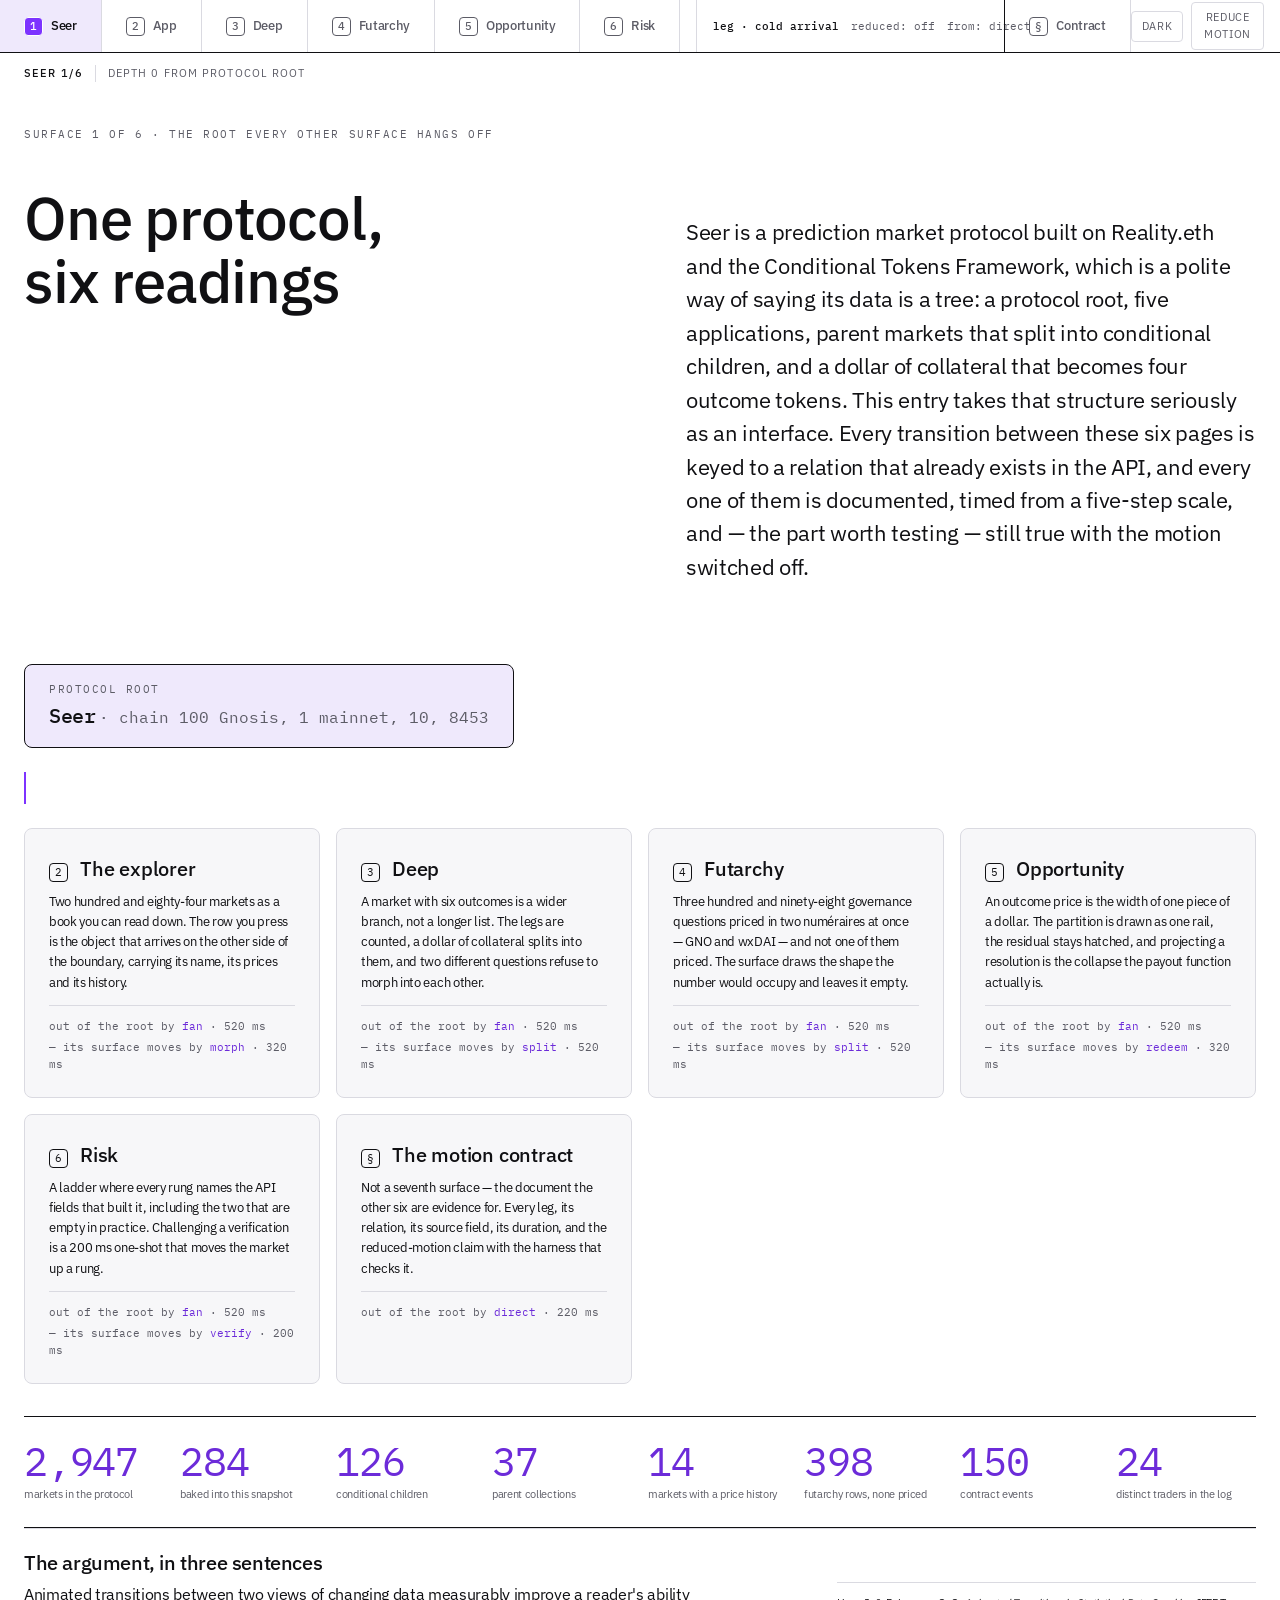
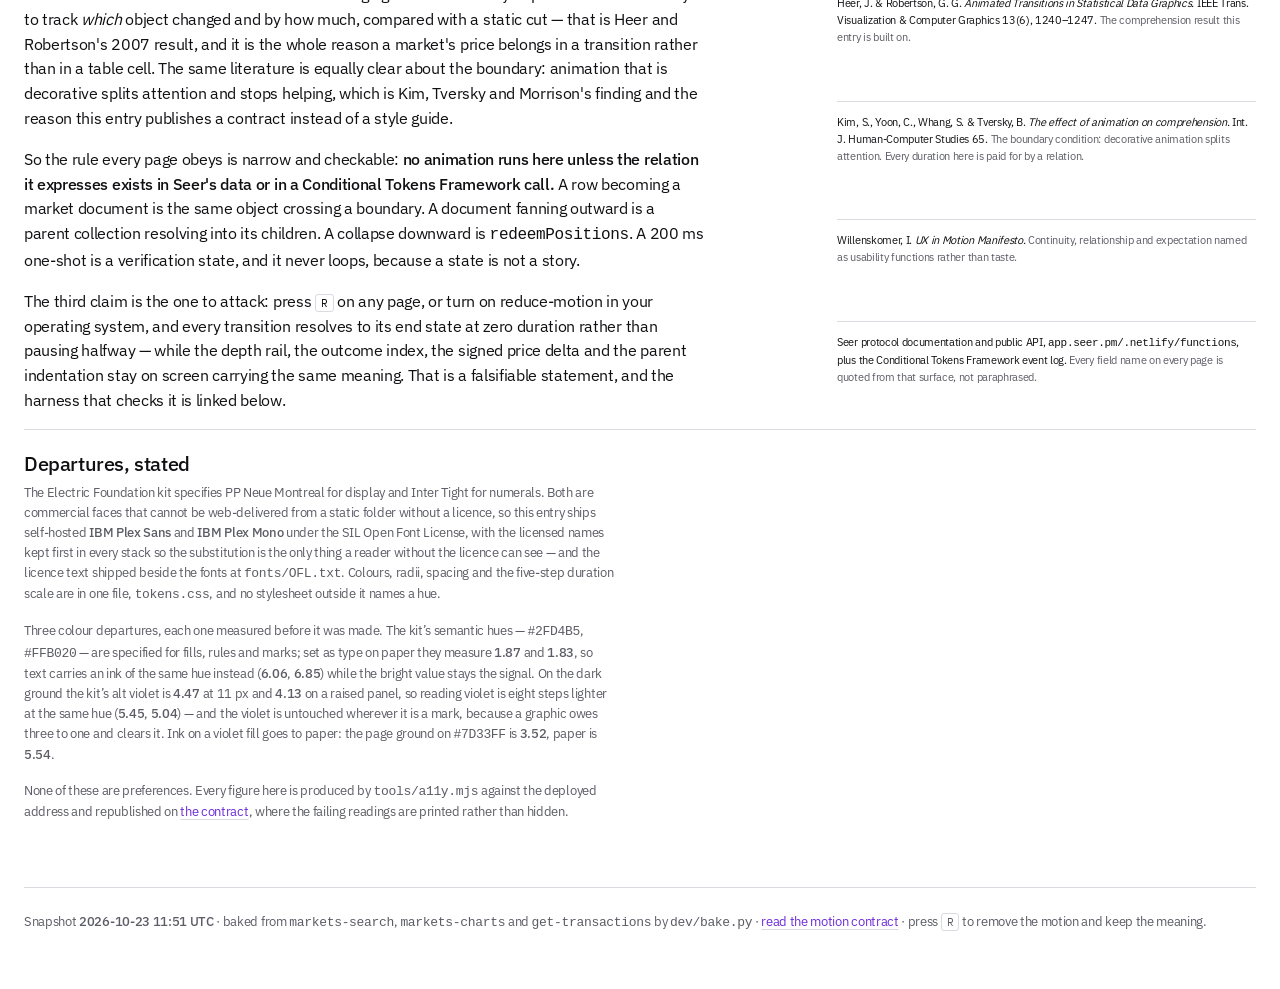
<file: index.html>
<!DOCTYPE html>
<html lang="en" data-surface="home">
<head>
<meta charset="utf-8">
<meta name="viewport" content="width=device-width, initial-scale=1">
<title>Seer, six interfaces — motion that carries the protocol</title>
<meta name="description" content="Six interactive readings of Seer's product surfaces on the Electric Foundation kit, where every transition is keyed to a relation in the protocol's own data and still communicates after the motion is removed.">
<script src="leg.js"></script>
<link rel="icon" href="favicon.svg" sizes="any" type="image/svg+xml">
<link rel="stylesheet" href="tokens.css">
<link rel="stylesheet" href="fonts.css">
<link rel="stylesheet" href="motion.css">
<link rel="stylesheet" href="ui.css">
<link rel="stylesheet" href="home.css">
</head>
<body>
<div id="surface-bar" class="vt-chrome"></div>

<main class="wrap">
  <div id="surface-depth"></div>

  <header class="masthead">
    <p class="eyebrow">Surface 1 of 6 · the root every other surface hangs off</p>
    <h1>One protocol, six readings</h1>
    <p class="lede">Seer is a prediction market protocol built on Reality.eth and the Conditional Tokens
      Framework, which is a polite way of saying its data is a tree: a protocol root, five applications,
      parent markets that split into conditional children, and a dollar of collateral that becomes four
      outcome tokens. This entry takes that structure seriously as an interface. Every transition between
      these six pages is keyed to a relation that already exists in the API, and every one of them is
      documented, timed from a five-step scale, and — the part worth testing — still true with the motion
      switched off.</p>
  </header>

  <section class="root" aria-labelledby="fan-h">
    <h2 id="fan-h" class="visually-hidden">The six surfaces</h2>
    <div class="node" id="rootnode">
      <p class="eyebrow">Protocol root</p>
      <b>Seer</b> <span class="num" style="color:var(--fg-mute)">· chain 100 Gnosis, 1 mainnet, 10, 8453</span>
    </div>
    <div class="trunk" aria-hidden="true"></div>
    <ul class="fancards" id="fancards"></ul>
  </section>

  <ul class="stats" id="stats"></ul>

  <section class="block" aria-labelledby="th-h">
    <h2 id="th-h">The argument, in three sentences</h2>
    <div class="thesis">
      <div>
        <p>Animated transitions between two views of changing data measurably improve a reader's ability to
          track <i>which</i> object changed and by how much, compared with a static cut — that is Heer and
          Robertson's 2007 result, and it is the whole reason a market's price belongs in a transition rather
          than in a table cell. The same literature is equally clear about the boundary: animation that is
          decorative splits attention and stops helping, which is Kim, Tversky and Morrison's finding and the
          reason this entry publishes a contract instead of a style guide.</p>
        <p>So the rule every page obeys is narrow and checkable: <b>no animation runs here unless the
          relation it expresses exists in Seer's data or in a Conditional Tokens Framework call.</b> A row
          becoming a market document is the same object crossing a boundary. A document fanning outward is a
          parent collection resolving into its children. A collapse downward is <code>redeemPositions</code>.
          A 200&nbsp;ms one-shot is a verification state, and it never loops, because a state is not a story.</p>
        <p>The third claim is the one to attack: press <span class="kbd">R</span> on any page, or turn on
          reduce-motion in your operating system, and every transition resolves to its end state at zero
          duration rather than pausing halfway — while the depth rail, the outcome index, the signed price
          delta and the parent indentation stay on screen carrying the same meaning. That is a falsifiable
          statement, and the harness that checks it is linked below.</p>
      </div>
      <ul class="cites">
        <li>Heer, J. &amp; Robertson, G. G. <i>Animated Transitions in Statistical Data Graphics.</i>
          IEEE Trans. Visualization &amp; Computer Graphics 13(6), 1240–1247. <span class="src">The
          comprehension result this entry is built on.</span></li>
        <li>Kim, S., Yoon, C., Whang, S. &amp; Tversky, B. <i>The effect of animation on comprehension.</i>
          Int. J. Human-Computer Studies 65. <span class="src">The boundary condition: decorative animation
          splits attention. Every duration here is paid for by a relation.</span></li>
        <li>Willenskomer, I. <i>UX in Motion Manifesto.</i> <span class="src">Continuity, relationship and
          expectation named as usability functions rather than taste.</span></li>
        <li>Seer protocol documentation and public API, <code>app.seer.pm/.netlify/functions</code>, plus the
          Conditional Tokens Framework event log. <span class="src">Every field name on every page is
          quoted from that surface, not paraphrased.</span></li>
      </ul>
    </div>
  </section>

  <section class="block" aria-labelledby="dep-h">
    <h2 id="dep-h">Departures, stated</h2>
    <p class="blocknote" id="departures">The Electric Foundation kit specifies PP Neue Montreal for display
      and Inter Tight for numerals. Both are commercial faces that cannot be web-delivered from a static
      folder without a licence, so this entry ships self-hosted <b>IBM Plex Sans</b> and <b>IBM Plex Mono</b>
      under the SIL Open Font License, with the licensed names kept first in every stack so the substitution
      is the only thing a reader without the licence can see — and the licence text shipped beside the fonts at
      <code>fonts/OFL.txt</code>. Colours, radii, spacing and the five-step
      duration scale are in one file, <code>tokens.css</code>, and no stylesheet outside it names a hue.</p>
    <p class="blocknote">Three colour departures, each one measured before it was made. The kit’s semantic
      hues — <code>#2FD4B5</code>, <code>#FFB020</code> — are specified for fills, rules and marks; set as
      type on paper they measure <b>1.87</b> and <b>1.83</b>, so text carries an ink of the same hue instead
      (<b>6.06</b>, <b>6.85</b>) while the bright value stays the signal. On the dark ground the kit’s alt
      violet is <b>4.47</b> at 11&nbsp;px and <b>4.13</b> on a raised panel, so reading violet is eight steps
      lighter at the same hue (<b>5.45</b>, <b>5.04</b>) — and the violet is untouched wherever it is a mark,
      because a graphic owes three to one and clears it. Ink on a violet fill goes to paper: the page ground
      on <code>#7D33FF</code> is <b>3.52</b>, paper is <b>5.54</b>.</p>
    <p class="blocknote">None of these are preferences. Every figure here is produced by
      <code>tools/a11y.mjs</code> against the deployed address and republished on
      <a href="contract/">the contract</a>, where the failing readings are printed rather than hidden.</p>
  </section>

  <footer id="snapshot"></footer>
</main>

<aside class="leg-badge" id="leg-badge" aria-hidden="true"></aside>

<script type="module">
import { load, boot, esc, legBadge, animate, reduced, dur, ROOT, SURFACES } from './shell.js';

const $ = (id) => document.getElementById(id);

const d = await load('markets', 'meta', 'futarchy');
const [markets, meta, FUT] = [d.markets, d.meta, d.futarchy];

const CARDS = [
  ['app', 'The explorer', 'Two hundred and eighty-four markets as a book you can read down. The row you ' +
    'press is the object that arrives on the other side of the boundary, carrying its name, its prices and ' +
    'its history.', 'morph', 3],
  ['deep', 'Deep', 'A market with six outcomes is a wider branch, not a longer list. The legs are counted, ' +
    'a dollar of collateral splits into them, and two different questions refuse to morph into each other.',
    'split', 5],
  ['futarchy', 'Futarchy', 'Three hundred and ninety-eight governance questions priced in two numéraires at ' +
    'once — GNO and wxDAI — and not one of them priced. The surface draws the shape the number would ' +
    'occupy and leaves it empty.', 'split', 5],
  ['opportunity', 'Opportunity', 'An outcome price is the width of one piece of a dollar. The partition is ' +
    'drawn as one rail, the residual stays hatched, and projecting a resolution is the collapse the payout ' +
    'function actually is.', 'redeem', 3],
  ['risk', 'Risk', 'A ladder where every rung names the API fields that built it, including the two that are ' +
    'empty in practice. Challenging a verification is a 200 ms one-shot that moves the market up a rung.',
    'verify', 1],
  ['contract', 'The motion contract', 'Not a seventh surface — the document the other six are evidence for. ' +
    'Every leg, its relation, its source field, its duration, and the reduced-motion claim with the harness ' +
    'that checks it.', 'direct', 2]
];
const HREF = { app: 'app/', deep: 'deep/', futarchy: 'futarchy/', opportunity: 'opportunity/',
               risk: 'risk/', contract: 'contract/' };

$('fancards').innerHTML = CARDS.map(([key, title, claim, sig, step]) => {
  const s = SURFACES.find((x) => x.key === key);
  const href = s ? `${ROOT}/${s.href}` : `${ROOT}/${HREF[key]}`;
  const u = new URL(href, location.href);
  /* Leaving the root is the widest relation in the tree, so it takes the widest
     interval whichever card you press — the fan cannot mean five different
     things from one place. The gesture printed after it is what each surface is
     *about*; naming it here is a description, performing it here would be a
     decoration. The rules document is not a branch, so it is approached direct. */
  const [leg, legStep] = s ? ['fan', 5] : ['direct', 2];
  u.searchParams.set('leg', leg); u.searchParams.set('from', 'home');
  const slow = new URLSearchParams(location.search).get('slow');
  if (slow) u.searchParams.set('slow', slow);
  return `<li><a href="${u.pathname}${u.search}"${s ? '' : ' data-contract="1"'}>
    <span class="hd">${s ? `<span class="slot-n">${s.n}</span>` : '<span class="slot-n">§</span>'}<b>${esc(title)}</b></span>
    <span class="claim">${esc(claim)}</span>
    <span class="moves num">out of the root by <em>${leg}</em> · ${dur(legStep)} ms
      ${sig === leg && step === legStep ? ''
        : `<span class="sig">${s ? 'its surface moves by' : 'its audit runs on'} <em>${sig}</em> · ${dur(step)} ms</span>`}</span>
  </a></li>`;
}).join('');

const STATS = [
  [meta.universe, 'markets in the protocol'],
  [markets.length, 'baked into this snapshot'],
  [meta.counts.conditional, 'conditional children'],
  [meta.counts.trees, 'parent collections'],
  [meta.counts.chartMarkets, 'markets with a price history'],
  [FUT.count, 'futarchy rows, none priced'],
  [meta.counts.events, 'contract events'],
  [meta.counts.traders, 'distinct traders in the log']
];
$('stats').innerHTML = STATS.map(([k, l]) =>
  `<li><span class="k">${Number(k).toLocaleString('en-US')}</span><span class="l">${esc(l)}</span></li>`).join('');

$('snapshot').innerHTML =
  `Snapshot <b>${esc(meta.iso)}</b> · baked from <code>markets-search</code>, <code>markets-charts</code> ` +
  `and <code>get-transactions</code> by <code>dev/bake.py</code> · <a href="${ROOT}/contract/?leg=fan&from=home">read the motion contract</a> · ` +
  `press <span class="kbd">R</span> to remove the motion and keep the meaning.`;
legBadge();

/* The homepage's own structure is the root of the tree, so arriving here is
   the fan relation: one node, six children, moving outward. */
function fanIn() {
  if (reduced() || document.documentElement.dataset.leg !== 'direct') return;
  const root = $('rootnode').getBoundingClientRect();
  document.querySelectorAll('.fancards a').forEach((n) => {
    const b = n.getBoundingClientRect();
    animate(n, [
      { transform: `translate(${root.left + root.width / 2 - (b.left + b.width / 2)}px, ${root.top + root.height / 2 - (b.top + b.height / 2)}px) scale(.5)`, opacity: 0 },
      { transform: 'none', opacity: 1 }
    ], { step: 5 });
  });
}

boot({ surface: 'home', marketDepth: null });
fanIn();
</script>
</body>
</html>
</file>
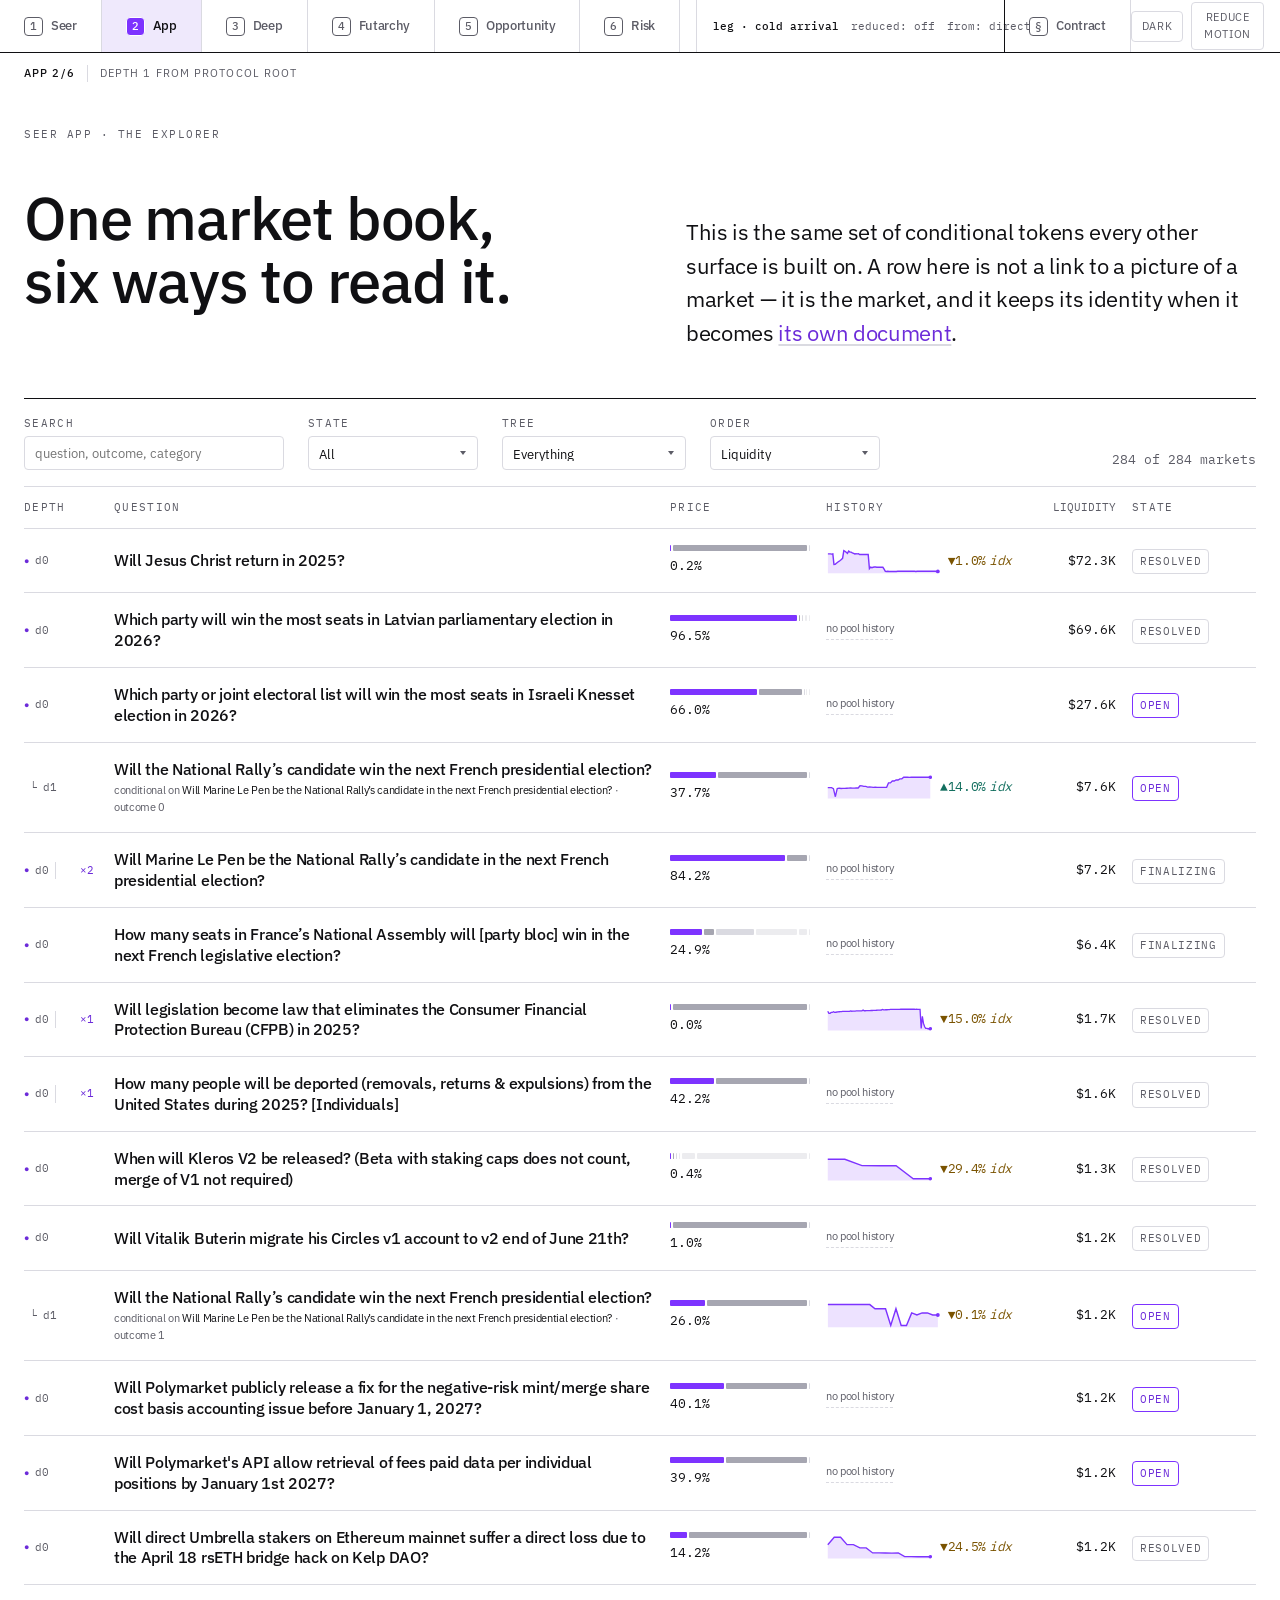
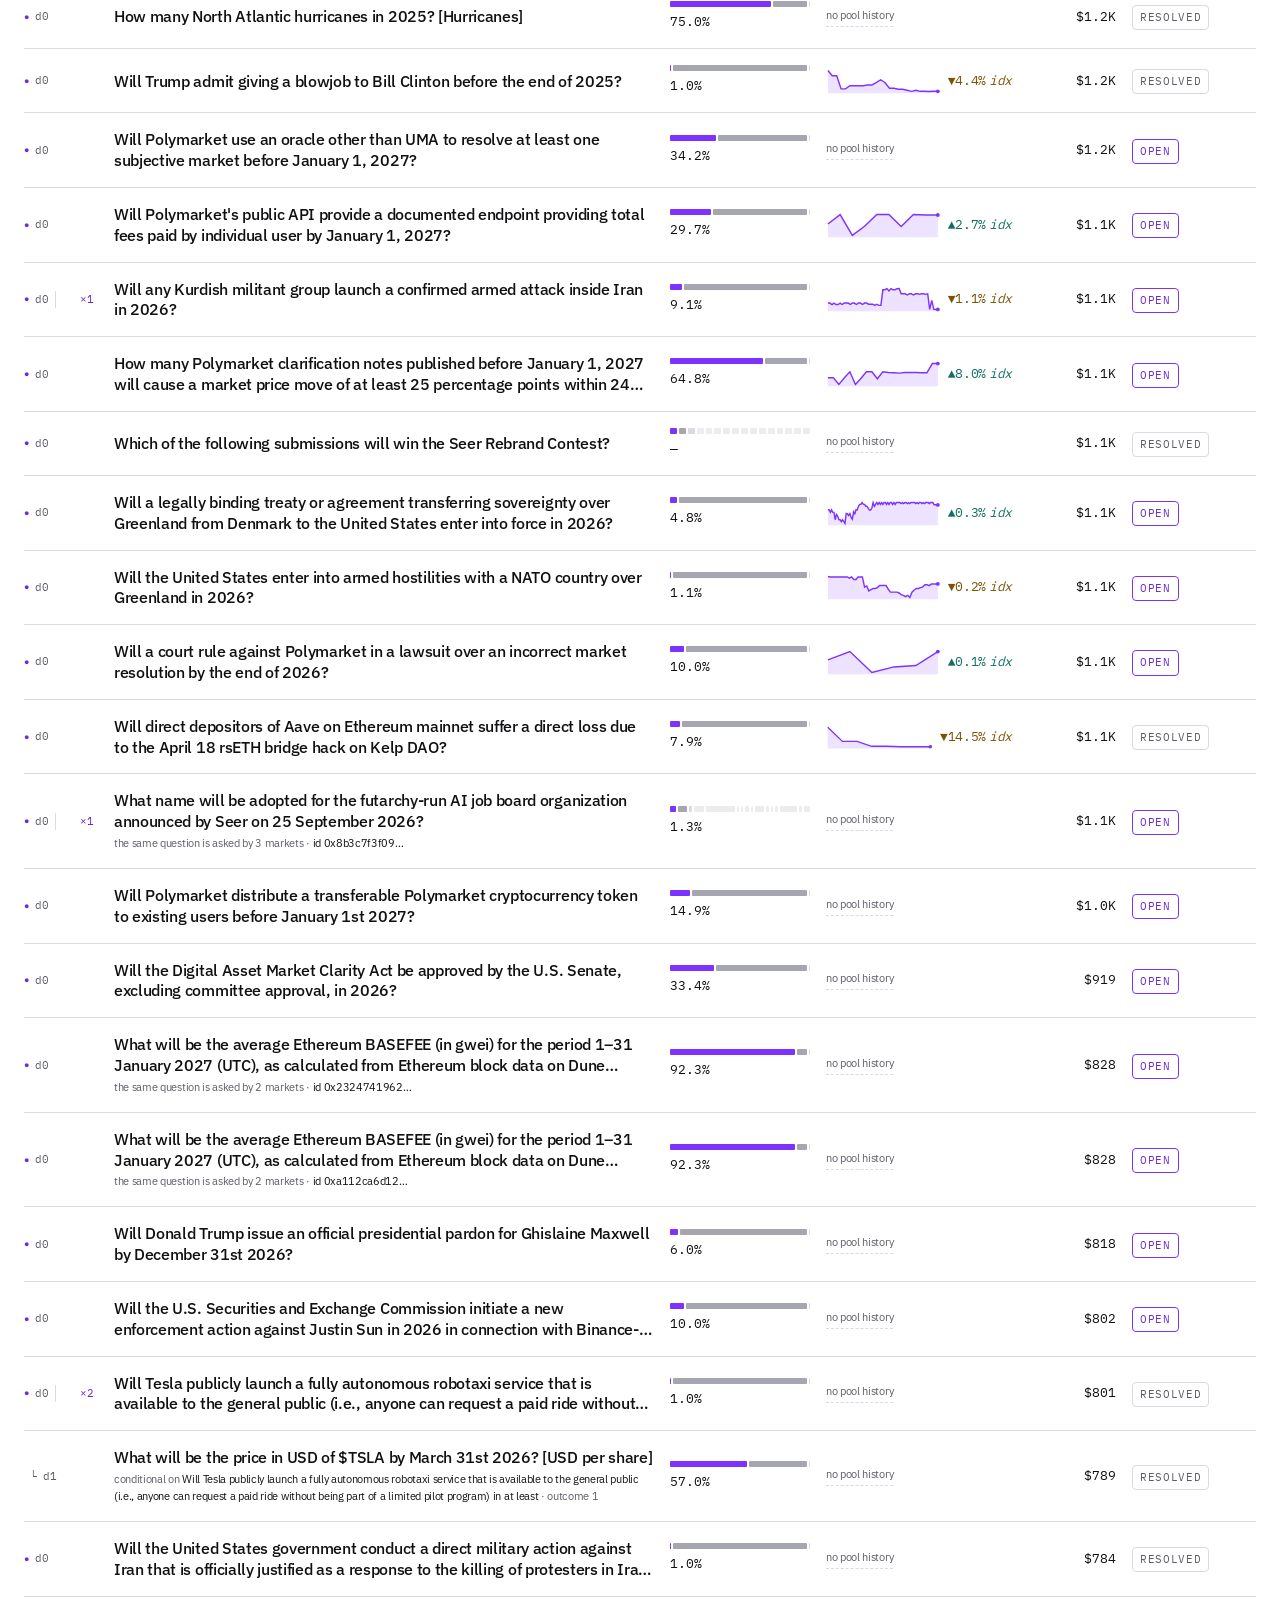
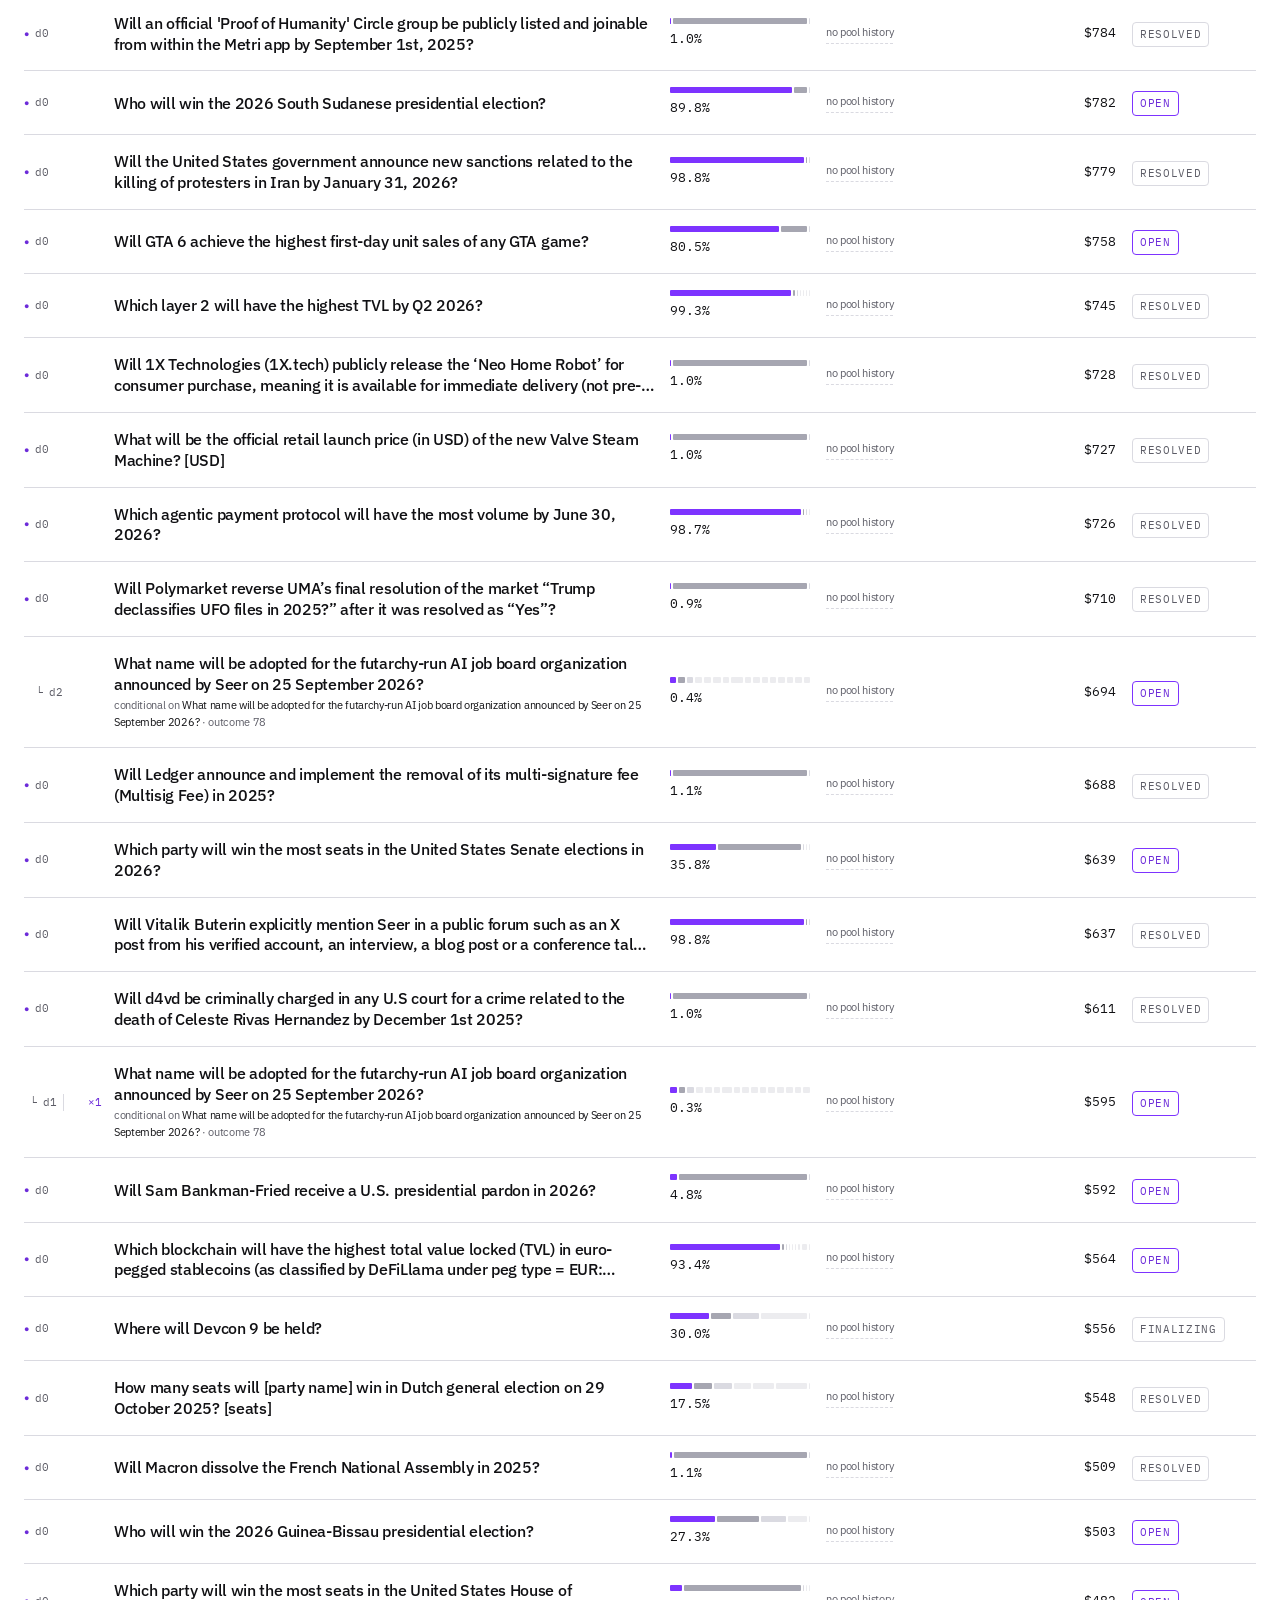
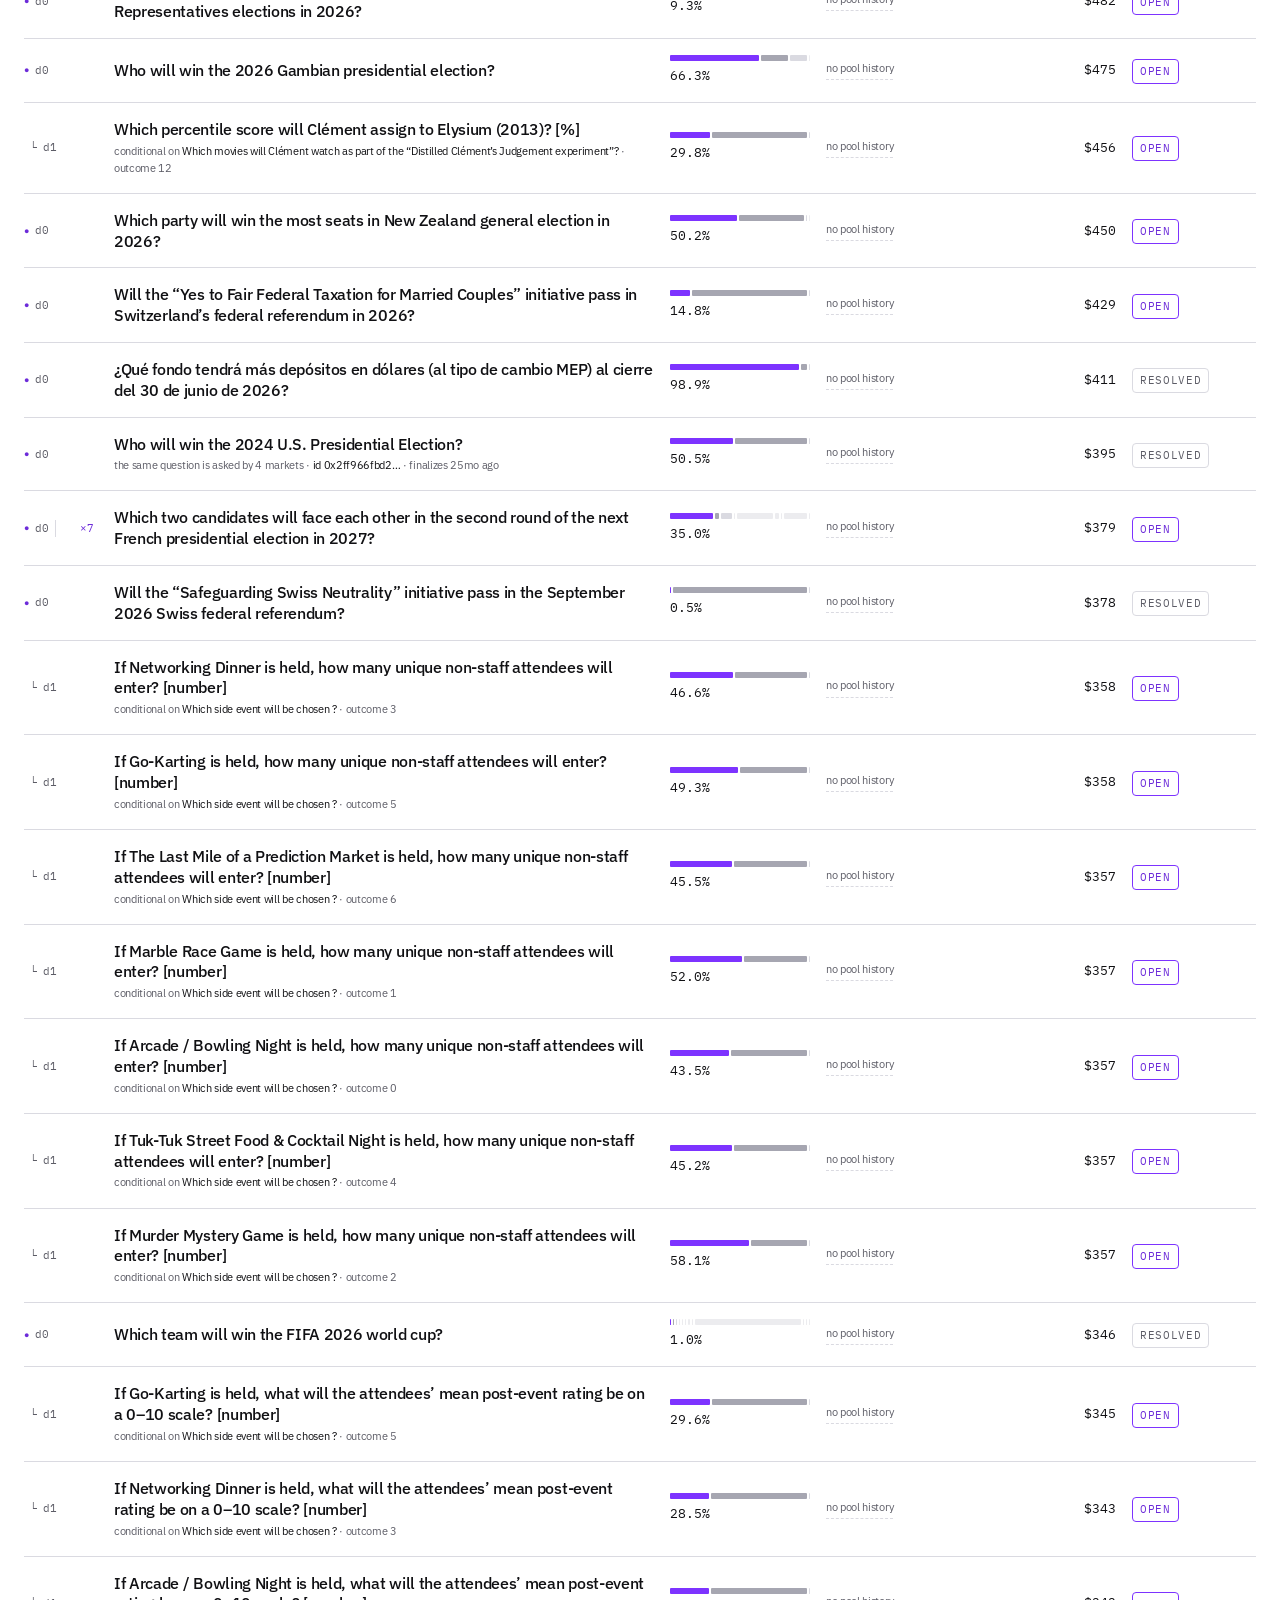
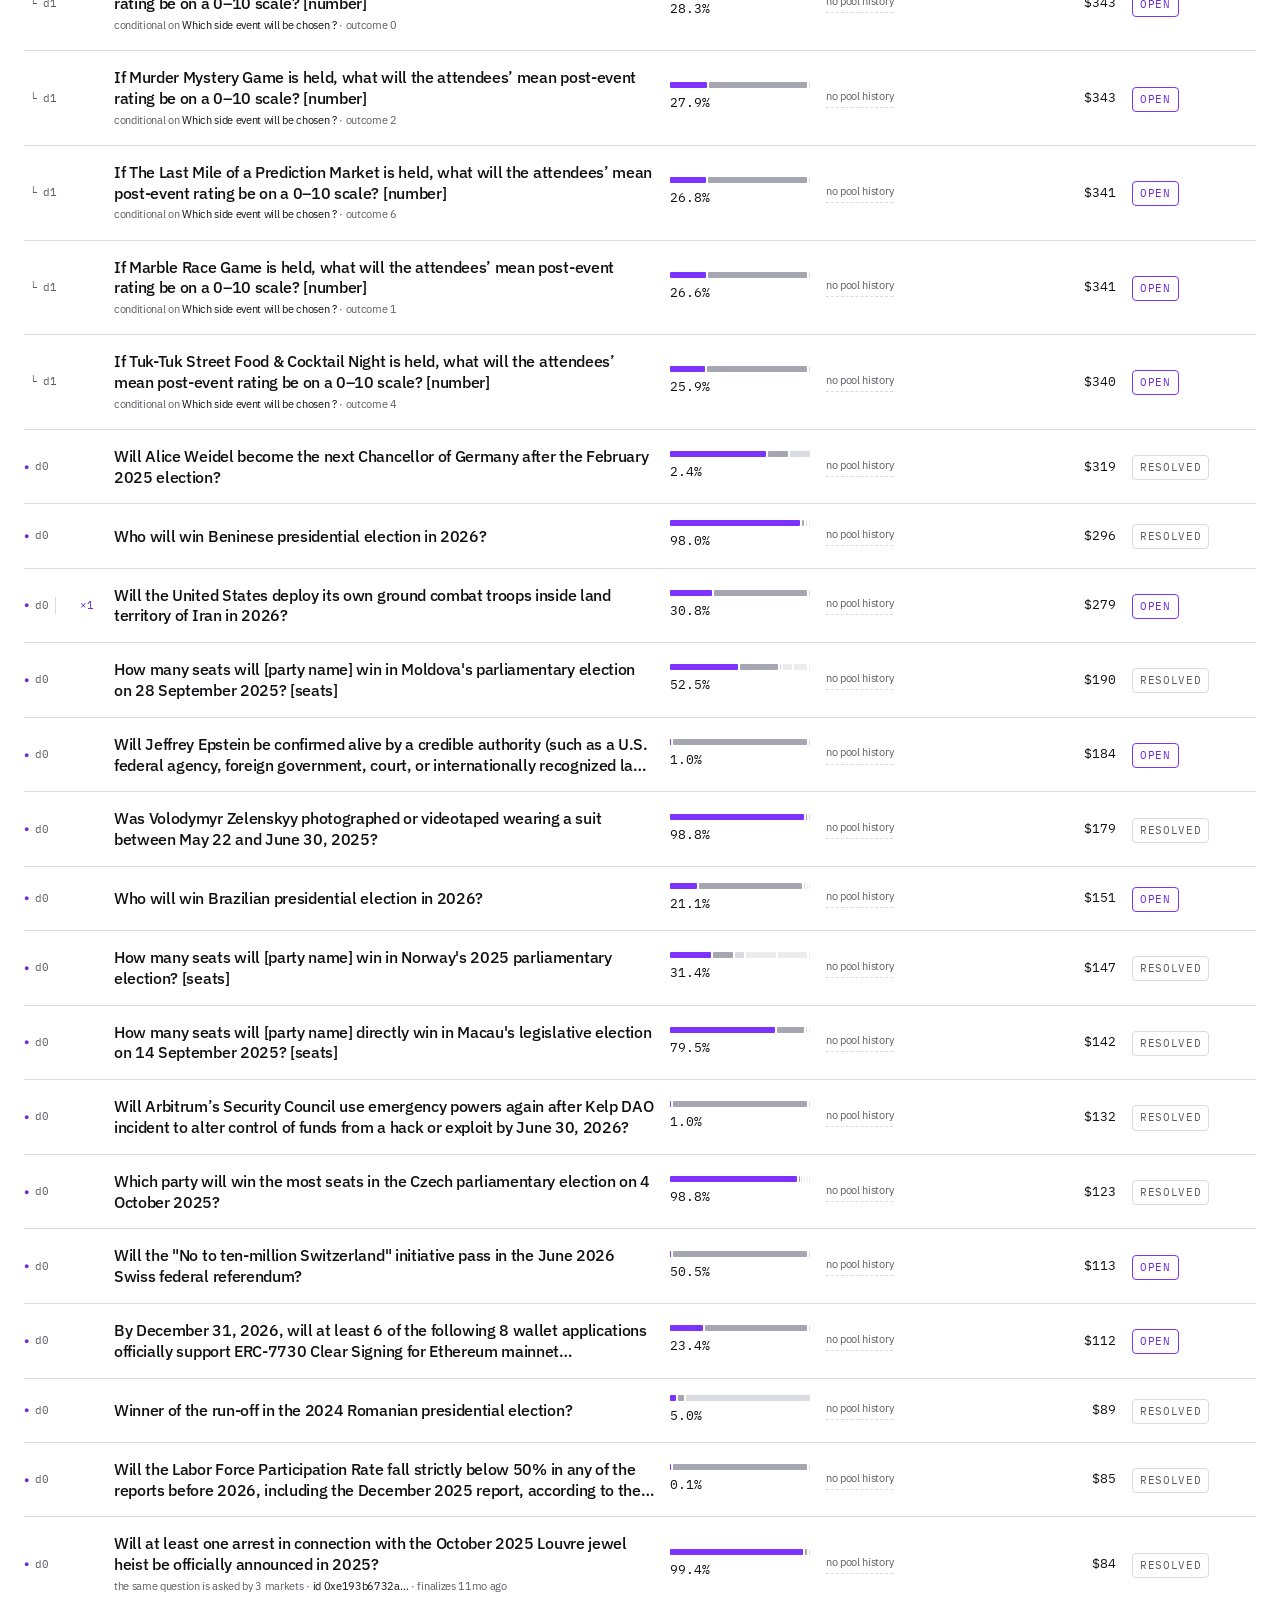
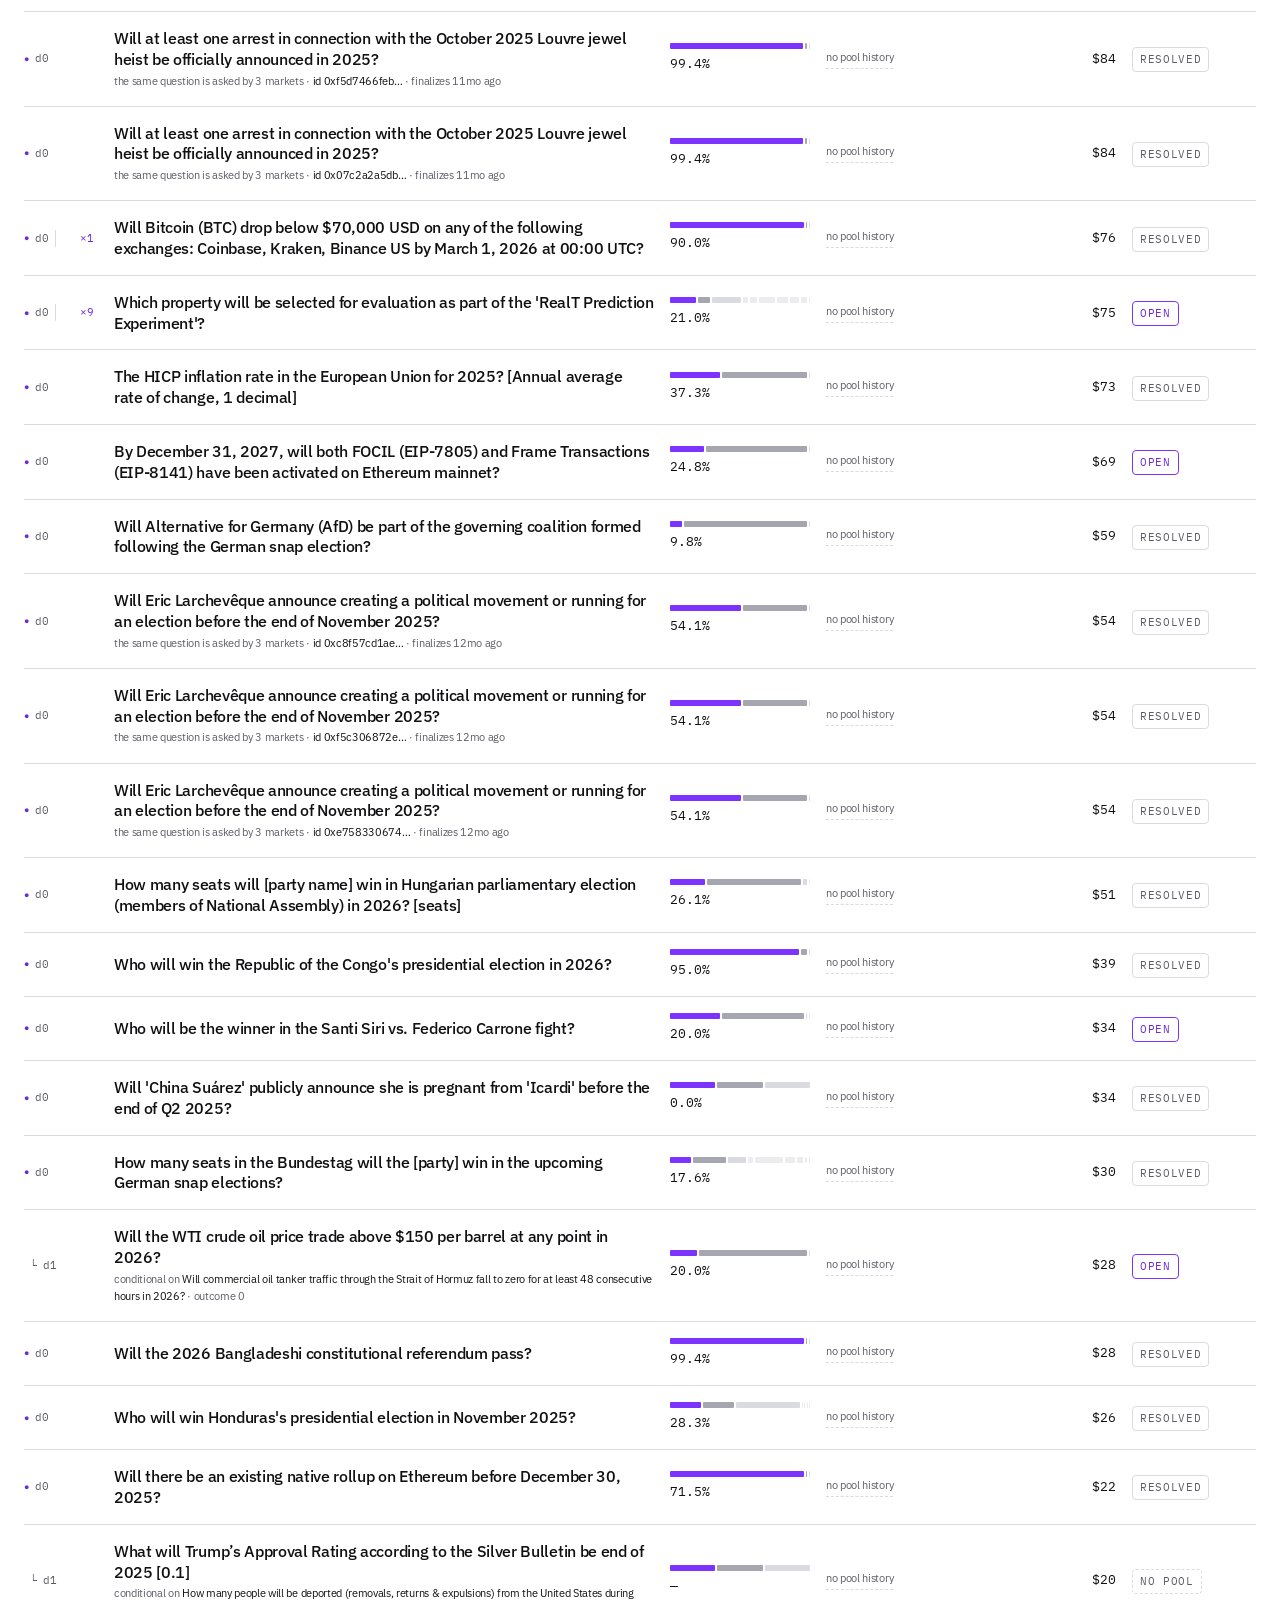
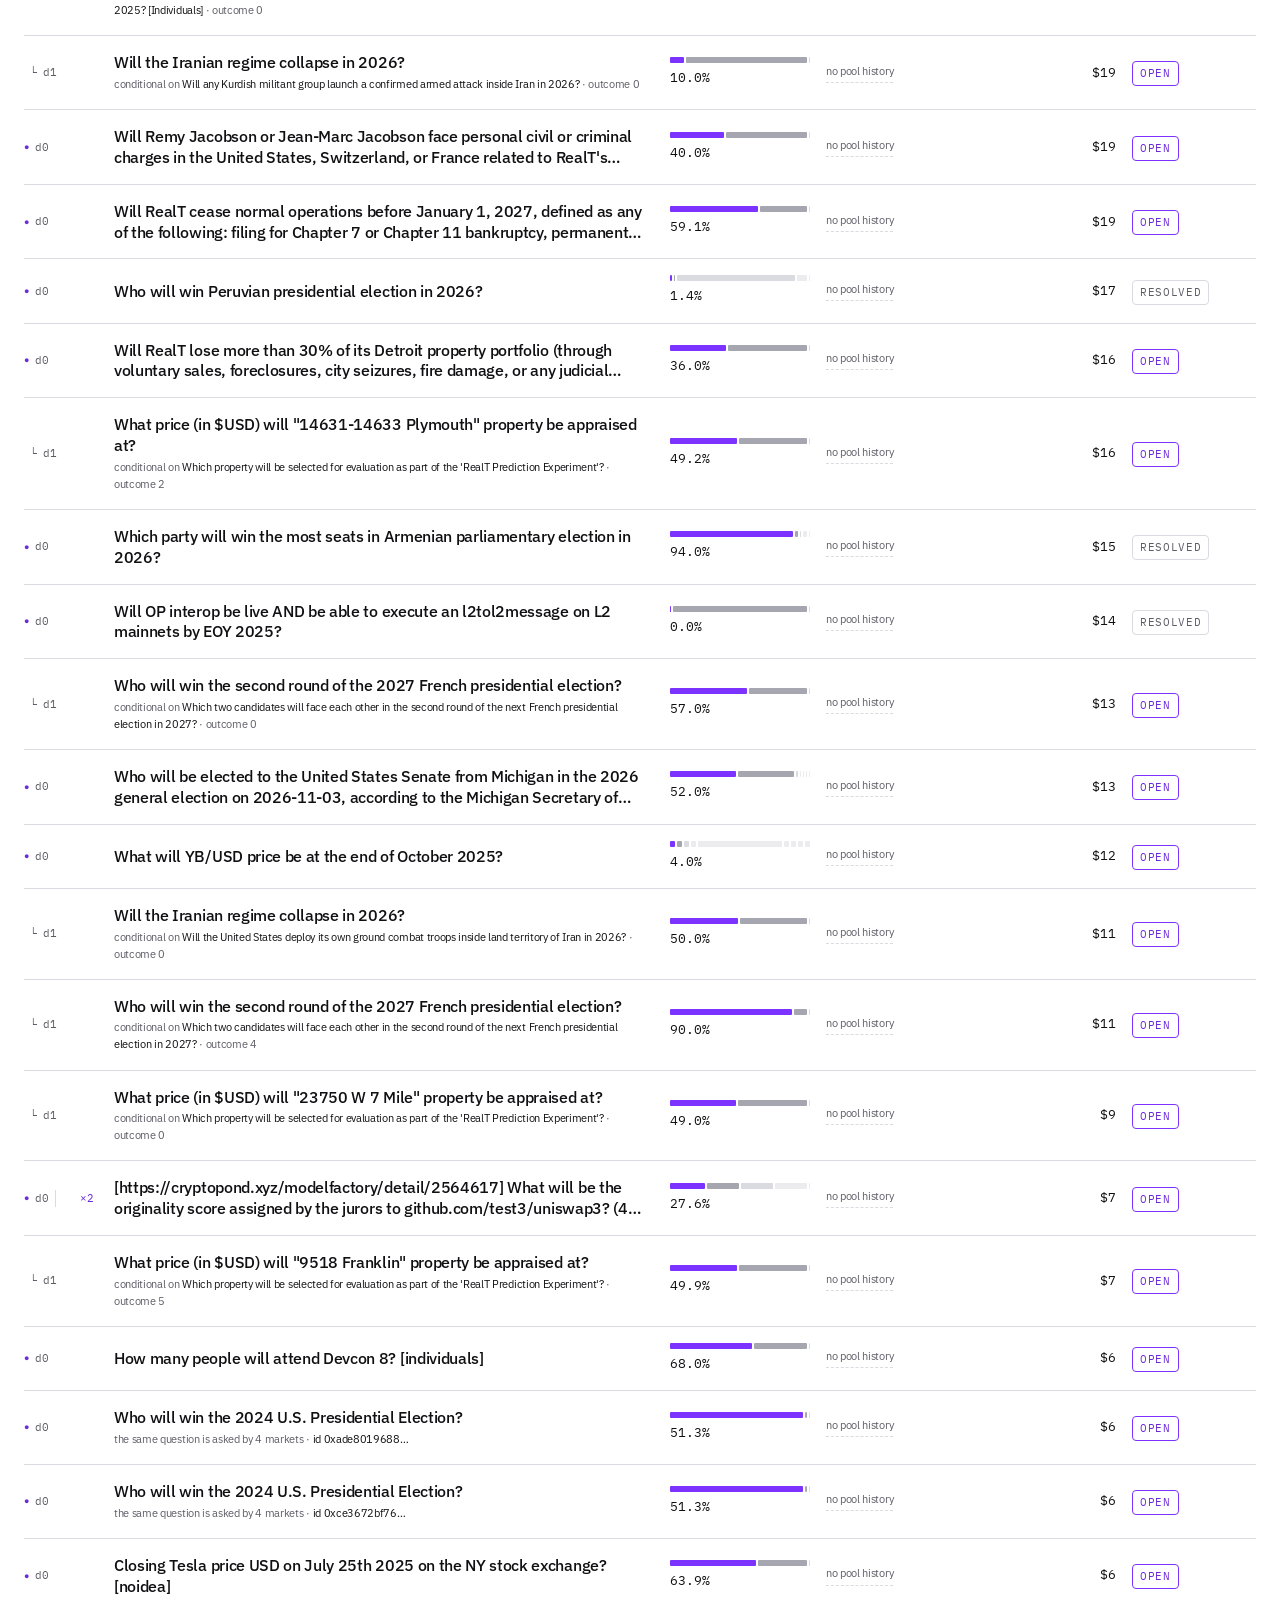
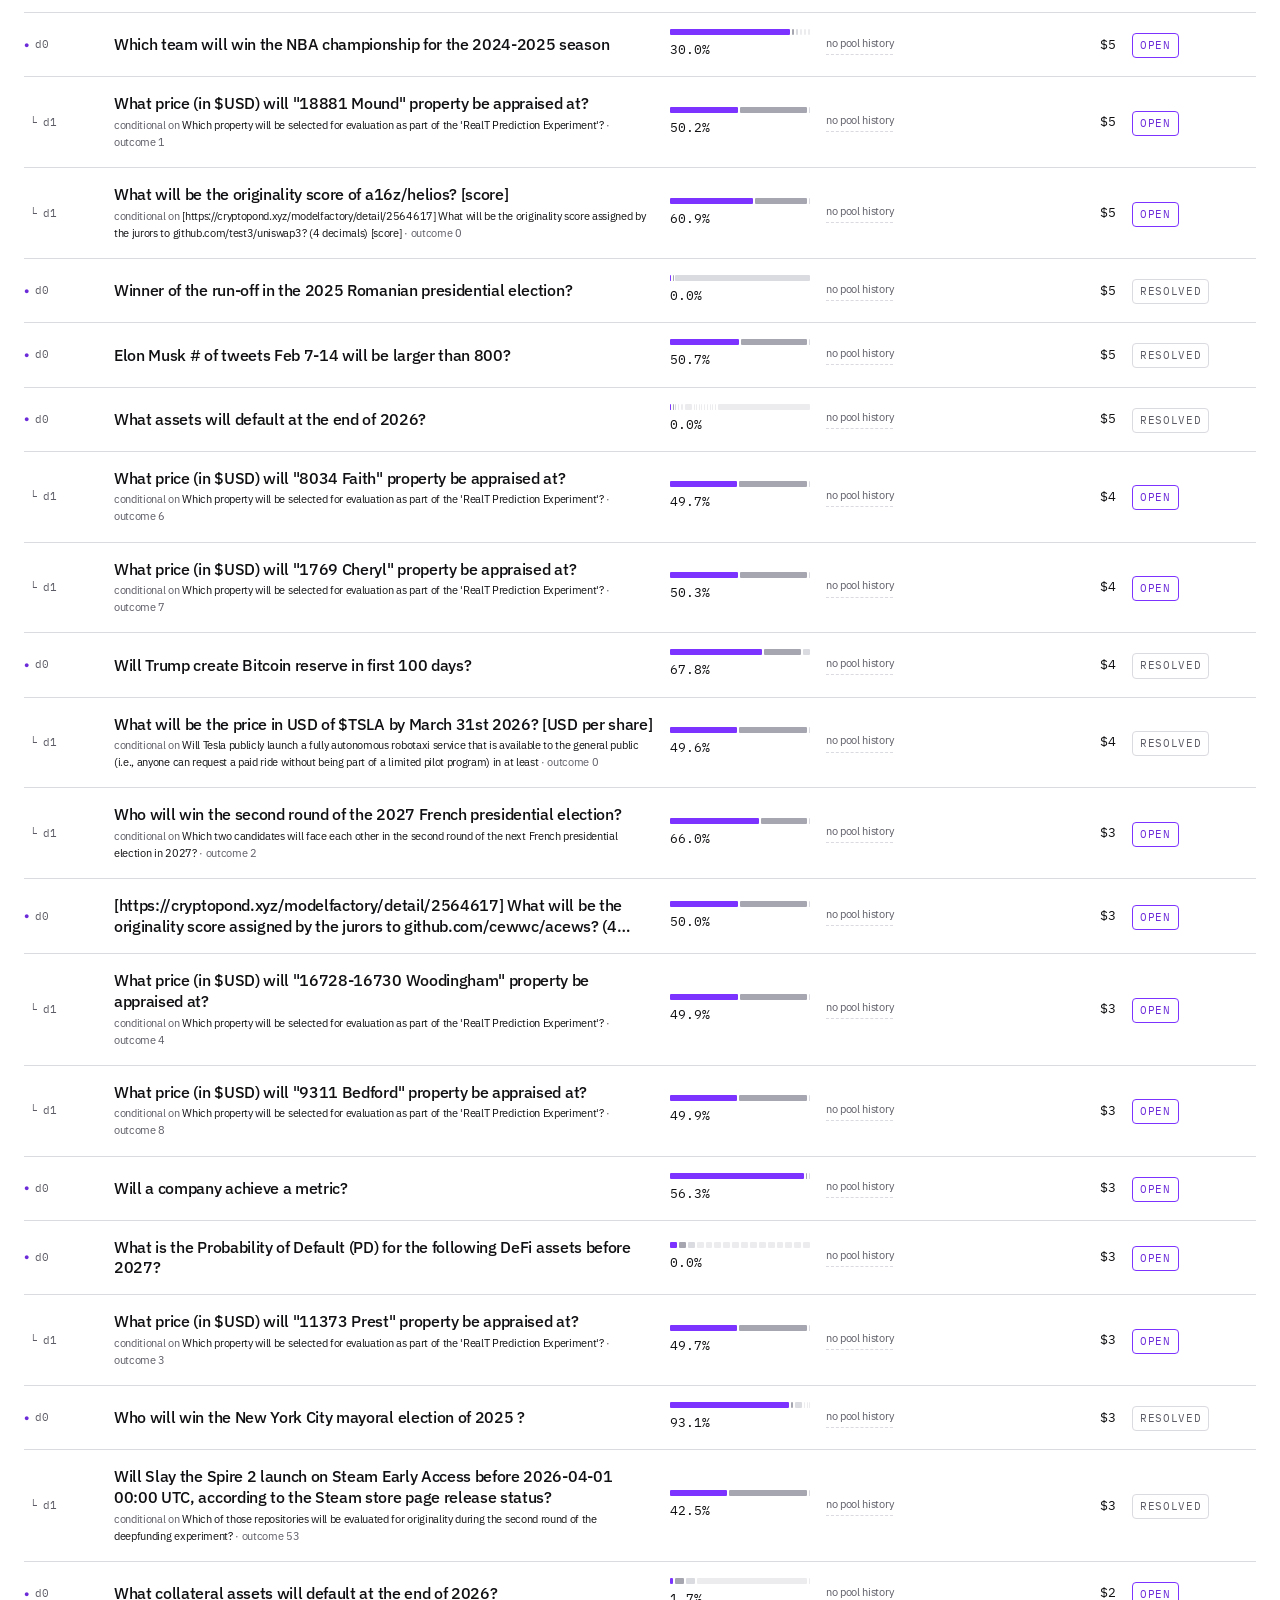
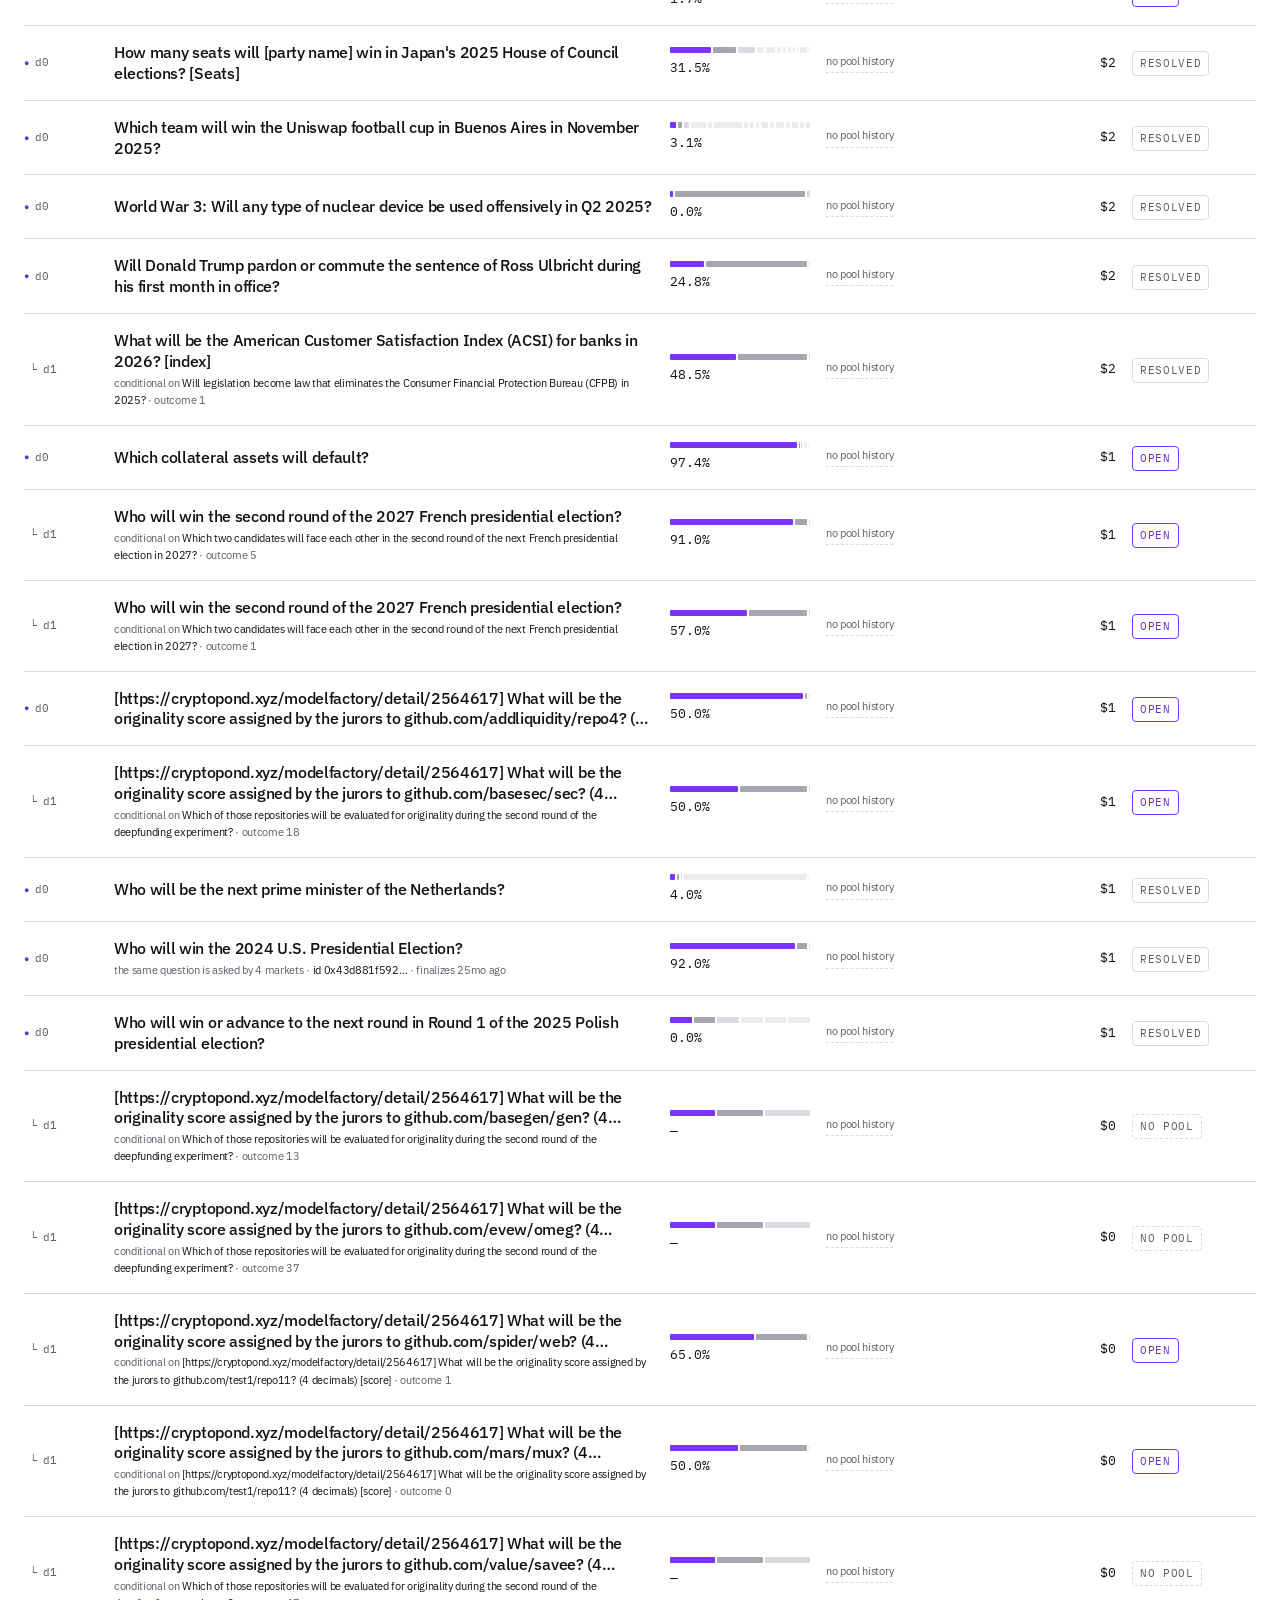
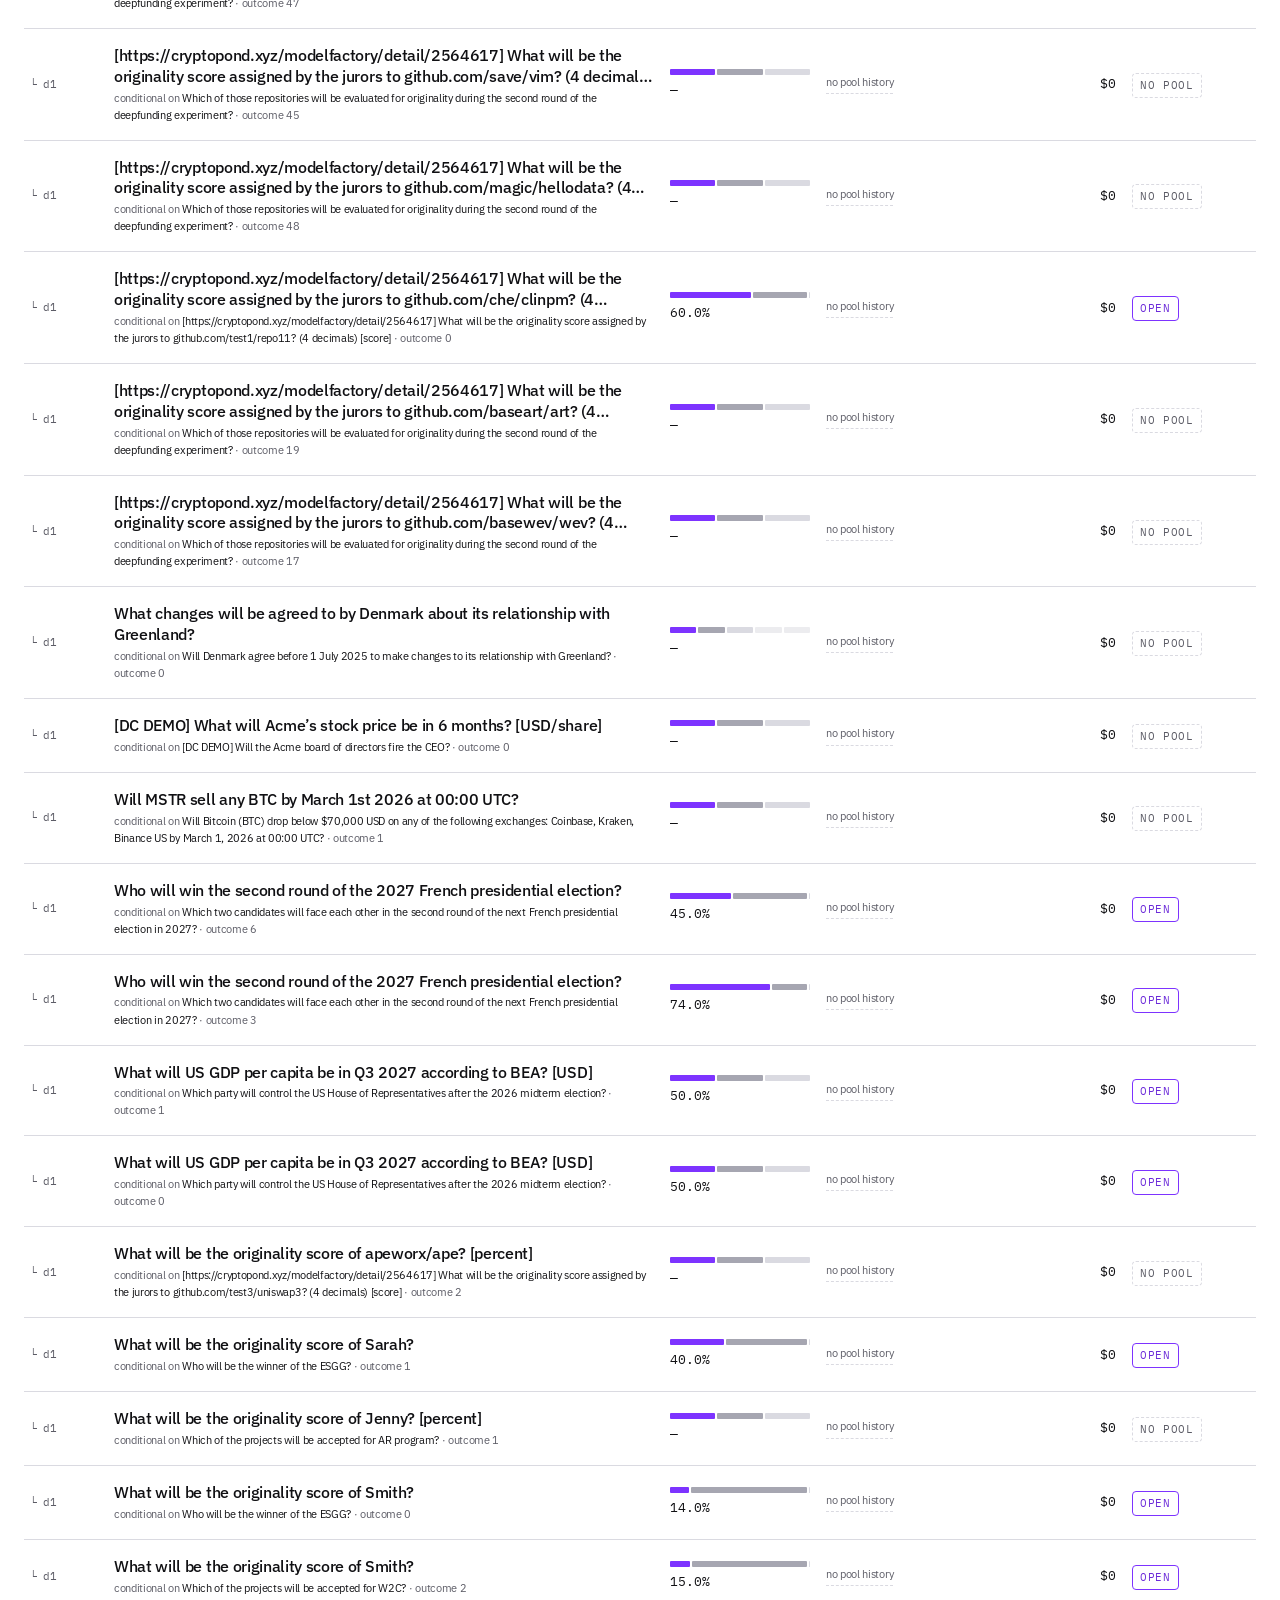
<file: app/index.html>
<!DOCTYPE html>
<html lang="en" data-surface="app">
<head>
<meta charset="utf-8">
<meta name="viewport" content="width=device-width, initial-scale=1">
<title>App — one market book · Seer, six interfaces</title>
<meta name="description" content="The explorer. 284 markets from Seer's live book, with the conditional-token tree visible as depth, and a row that crosses into its own document without becoming a different object.">
<script src="../leg.js"></script>
<link rel="icon" href="../favicon.svg" sizes="any" type="image/svg+xml">
<link rel="stylesheet" href="../tokens.css">
<link rel="stylesheet" href="../fonts.css">
<link rel="stylesheet" href="../motion.css">
<link rel="stylesheet" href="../ui.css">
<link rel="stylesheet" href="app.css">
</head>
<body>
<div id="surface-bar" class="vt-chrome"></div>

<main class="wrap">
  <div id="surface-depth"></div>

  <header class="masthead">
    <p class="eyebrow">Seer App · the explorer</p>
    <h1>One market book,<br>six ways to read it.</h1>
    <p class="lede">This is the same set of conditional tokens every other surface is built on. A row here is
      not a link to a picture of a market — it is the market, and it keeps its identity when it becomes
      <a href="../m/?leg=morph&amp;from=app">its own document</a>.</p>
  </header>

  <section class="controls" aria-label="Filters">
    <div class="ctl">
      <label for="q">Search</label>
      <input id="q" type="search" placeholder="question, outcome, category" autocomplete="off">
    </div>
    <div class="ctl">
      <label for="state">State</label>
      <select id="state">
        <option value="all">All</option>
        <option value="live">Open</option>
        <option value="finalizing">Finalizing</option>
        <option value="arb">In arbitration</option>
        <option value="resolved">Resolved</option>
        <option value="noliquidity">No pool</option>
      </select>
    </div>
    <div class="ctl">
      <label for="shape">Tree</label>
      <select id="shape">
        <option value="all">Everything</option>
        <option value="root">Protocol roots only</option>
        <option value="cond">Conditional children only</option>
        <option value="multi">Many-outcome only</option>
      </select>
    </div>
    <div class="ctl">
      <label for="sort">Order</label>
      <select id="sort">
        <option value="liq">Liquidity</option>
        <option value="close">Closing soonest</option>
        <option value="spread">Widest spread</option>
        <option value="fan">Fan-out</option>
      </select>
    </div>
    <p class="count num" id="count" aria-live="polite"></p>
  </section>

  <section aria-labelledby="tbl-h">
    <h2 id="tbl-h" class="visually-hidden">Markets</h2>
    <div class="thead" aria-hidden="true">
      <span>Depth</span><span>Question</span><span>Price</span><span>History</span>
      <span class="num">Liquidity</span><span>State</span>
    </div>
    <div id="rows" class="rows"></div>
    <p class="fineprint" id="fineprint"></p>
  </section>

  <footer id="snapshot" class="wrap"></footer>
</main>

<aside class="leg-badge" id="leg-badge" aria-hidden="true"></aside>

<script type="module">
import { load, boot, index, esc, money, pct, stateOf, ago, isDated, marketURL, armTravellers,
         sameDoc, reduced, legBadge, spine, ROOT, announce } from '../shell.js';
import { fetchLive, liveState, merge, utc } from '../live.js';

const d = await load('markets', 'tree', 'charts', 'links', 'meta');
const [markets, tree, charts, links, meta] = [d.markets, d.tree, d.charts, d.links, d.meta];

let ix = index(markets, tree);
const rowsEl = document.getElementById('rows');
const kidsOf = (id) => ix.kids.get(id) || [];
const spread = (r) => {
  const o = (r.odds || []).filter((v) => v != null);
  return o.length > 1 ? Math.max(...o) - Math.min(...o) : 0;
};
/* 28 questions in the snapshot are asked by more than one market — 70 rows share a
   headline with another row. The tree disambiguates most of them; the rest are
   separated by the only thing the book says about them that differs: when they
   finalize and which id they are. Only colliding rows pay for that context. */
const nameCount = markets.reduce((mp, m) => mp.set(m.name, (mp.get(m.name) || 0) + 1), new Map());
const collides = (m) => nameCount.get(m.name) > 1;
function rowHTML(m) {
  const st = stateOf(m), d = ix.depthOf(m.id), fan = kidsOf(m.id).length;
  const parent = ix.parentOf(m.id);
  const ctx = parent
    ? `conditional on <b>${esc(parent.name)}</b> · outcome ${esc(m.po)}`
    : collides(m) ? `the same question is asked by ${nameCount.get(m.name)} markets · <b>id 0x${esc(m.id)}…</b>${isDated(m.f) ? ` · finalizes ${esc(ago(m.f))}` : ''}` : '';
  const top = (m.odds || []).map((v, i) => `<i style="flex:${Math.max(v || 0, 0.5)}" title="${esc(m.outs[i] || '')}"></i>`).join('');
  return `<a class="row" data-market="${m.id}" href="${marketURL(m.id, 'morph', 'app')}">
  <span class="c-depth num">
    ${d ? `<span class="indent" style="--i:${d}">└</span>` : '<span class="rootdot">●</span>'}
    <span class="dl">d${d}</span>${fan ? `<span class="fan num">×${fan}</span>` : ''}
  </span>
  <span class="c-name">
    <span class="mkt-name" data-vt="name" title="${esc(m.name)}">${esc(m.name)}</span>
    ${ctx ? `<span class="under">${ctx}</span>` : ''}
  </span>
  <span class="c-price" data-vt="odds">
    <span class="oddsbar">${top}</span>
    <span class="odds-val num">${pct((m.odds || []).filter((v) => v != null)[0] ?? null)}</span>
  </span>
  <span class="c-spine" data-vt="spine">${spine(charts, m.id)}</span>
  <span class="c-liq num">${money(m.liq)}</span>
  <span class="c-state"><span class="pill" data-k="${st.k}">${st.t}</span></span>
</a>`;
}

let view = markets.slice();
function render() {
  rowsEl.innerHTML = view.map(rowHTML).join('');
  document.getElementById('count').textContent =
    `${view.length} of ${markets.length} markets`;
  armTravellers(rowsEl);
}

function applyFilters() {
  const q = document.getElementById('q').value.trim().toLowerCase();
  const s = document.getElementById('state').value;
  const sh = document.getElementById('shape').value;
  const so = document.getElementById('sort').value;
  view = markets.filter((m) => {
    if (q && !((m.name || '') + ' ' + (m.outs || []).join(' ') + ' ' + (m.cat || '')).toLowerCase().includes(q)) return false;
    if (s !== 'all' && stateOf(m).k !== s) return false;
    if (sh === 'root' && m.pm) return false;
    if (sh === 'cond' && !m.pm) return false;
    if (sh === 'multi' && (m.outs || []).length < 3) return false;
    return true;
  });
  const by = { liq: (a, b) => b.liq - a.liq, close: (a, b) => (a.f || 9e17) - (b.f || 9e17),
               spread: (a, b) => spread(b) - spread(a), fan: (a, b) => kidsOf(b.id).length - kidsOf(a.id).length };
  view.sort(by[so]);
  sameDoc(render);
}

['q', 'state', 'shape', 'sort'].forEach((id) => {
  const el = document.getElementById(id);
  el.addEventListener(id === 'q' ? 'input' : 'change', applyFilters);
});

render();

function paintMeta() {
  document.getElementById('fineprint').innerHTML =
  `${Object.keys(charts).length} of ${markets.length} markets in this view have a Swapr pool, so only ` +
  `those rows draw a history line; the rest say <i>no pool history</i>. The line is indexed to its own first
  print, because the Swapr pool quotes the outcome against savings xDAI — the shape and the sign of the move are
  real, the level would need an FX assumption. Depth is the conditional-token tree: ` +
  `d0 is a question the protocol asks, d1 is a question asked only if one of its outcomes happens. ` +
  `<span class="num">${ix.kids.size}</span> parents, <span class="num">${markets.filter((m) => m.pm).length}</span> children.`;
}
paintMeta();

const snap = document.getElementById('snapshot');
snap.dataset.iso = meta.iso;
snap.dataset.counts = `${meta.counts.markets} markets · ${meta.counts.chartMarkets} price histories · ${meta.counts.events} CTF events`;
snap.innerHTML = `Snapshot <b>${esc(meta.iso)}</b> from <code>${esc(meta.source)}</code> · ` +
  `${meta.counts.markets} of ${meta.counts ? meta.universe : ''} markets, ${meta.universe} in the book · ` +
  `<a href="${ROOT}/contract/?leg=lateral&amp;from=app">the motion contract this page obeys</a> · ` +
  `<a href="${ROOT}/m/?m=${encodeURIComponent(markets[0].id)}&amp;leg=morph&amp;from=app">try the boundary</a> · ` +
  `press <span class="kbd">R</span> to reduce motion, <span class="kbd">D</span> to invert the surface.`;

boot({ surface: 'app' });

legBadge();
document.getElementById('surface-bar').addEventListener('click', (e) => {
  if (e.target.closest('a[data-leg]')) {
    setTimeout(() => {
      if (document.documentElement.dataset.leg === 'morph') announce('Travelling to the market document.');
    }, 400);
  }
});

/* ?live=1 — the call dev/bake.py made, made from the reader's own browser, so
   "this is Seer's data" is checkable without opening a file. It runs after the
   snapshot has painted: the page is never left waiting on a network. */
if (new URLSearchParams(location.search).get('live') === '1') {
  const say = liveState(rowsEl);
  say('wait', 'Reading the live book from app.seer.pm…');
  try {
    const { rows, universe, at } = await fetchLive();
    const matched = merge(rows, markets);
    ix = index(markets, tree);
    applyFilters();
    paintMeta();
    say('on', `LIVE · ${utc(at)} — ${rows.length} markets read from markets-search, ${matched} of them ` +
      `already on this list, ${universe} in the book. Price histories stay the bake of ${meta.iso.slice(0, 10)}: ` +
      `markets-charts is not re-fetched per row.`);
  } catch (e) {
    say('off', `Live fetch did not complete — ${e.message}. This list is the snapshot of ${meta.iso}, ` +
      `and that is the case the page was built for.`);
  }
}
</script>
</body>
</html>
</file>
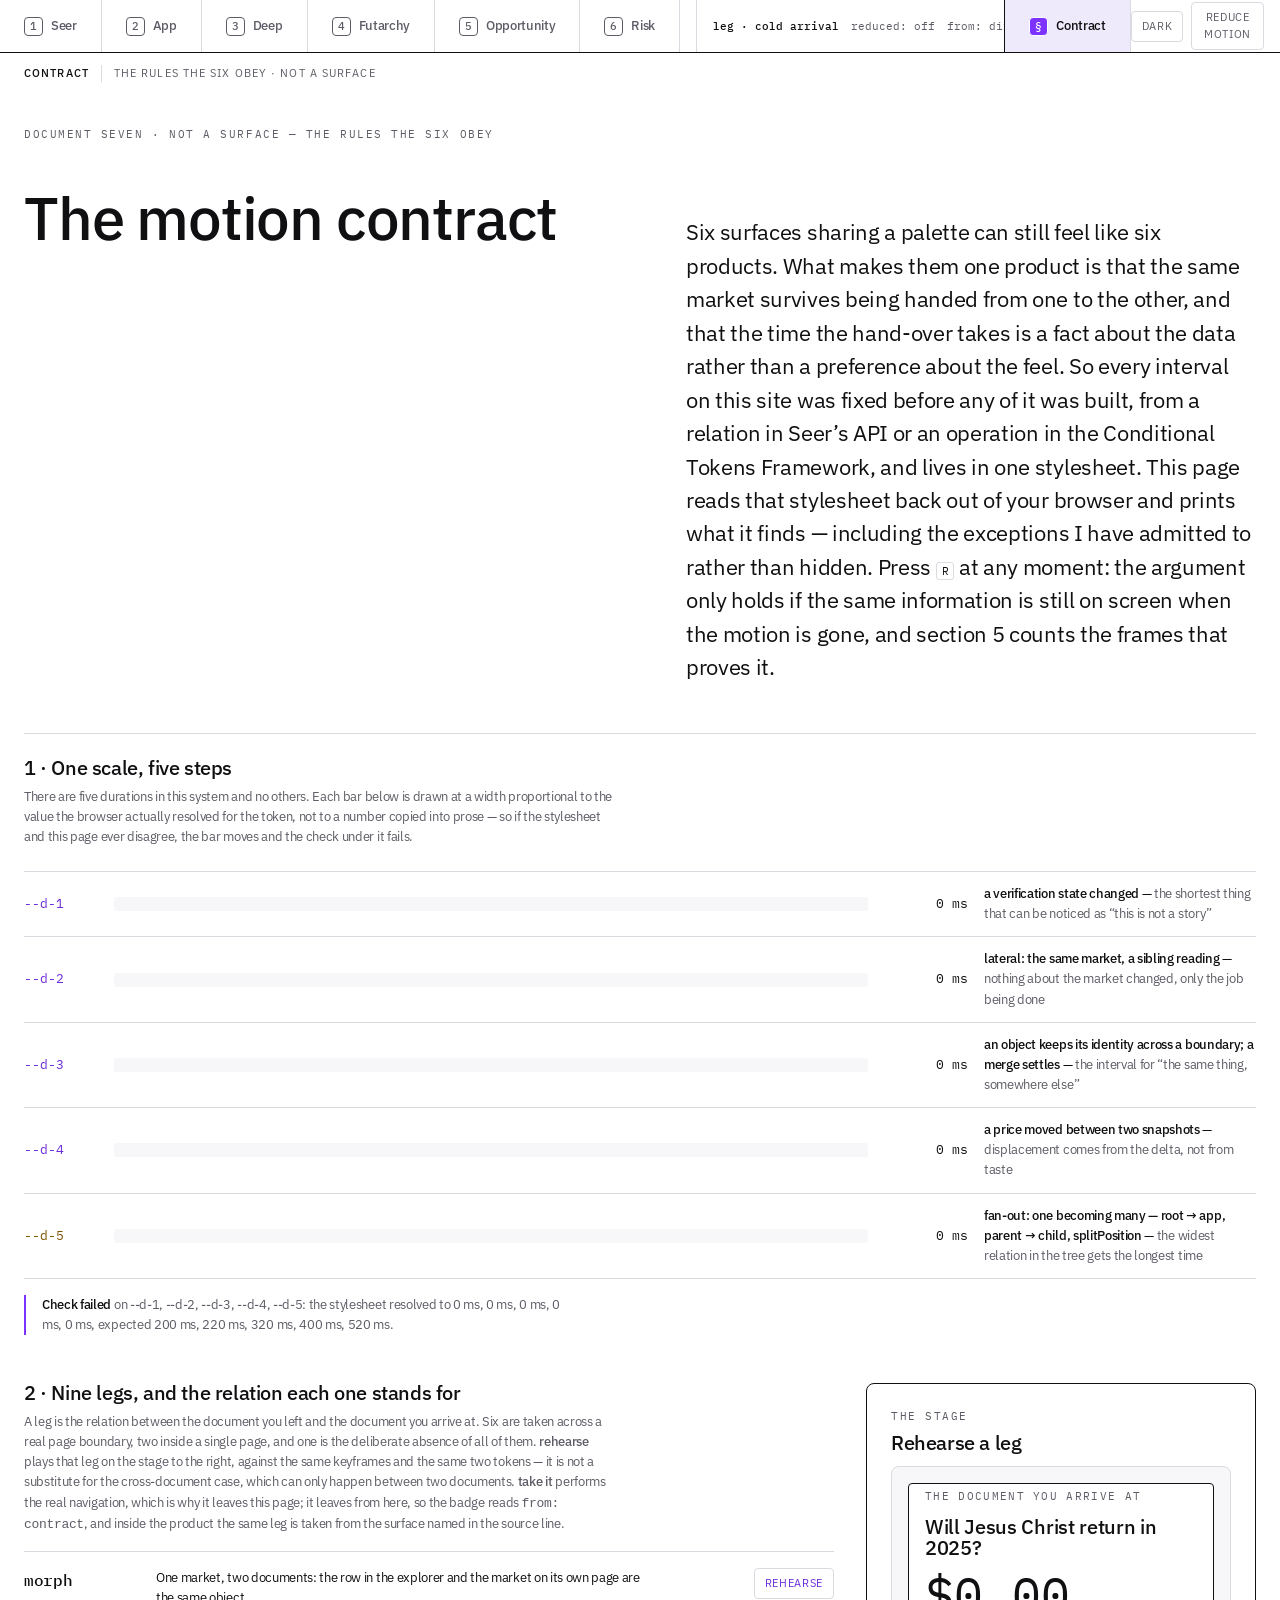
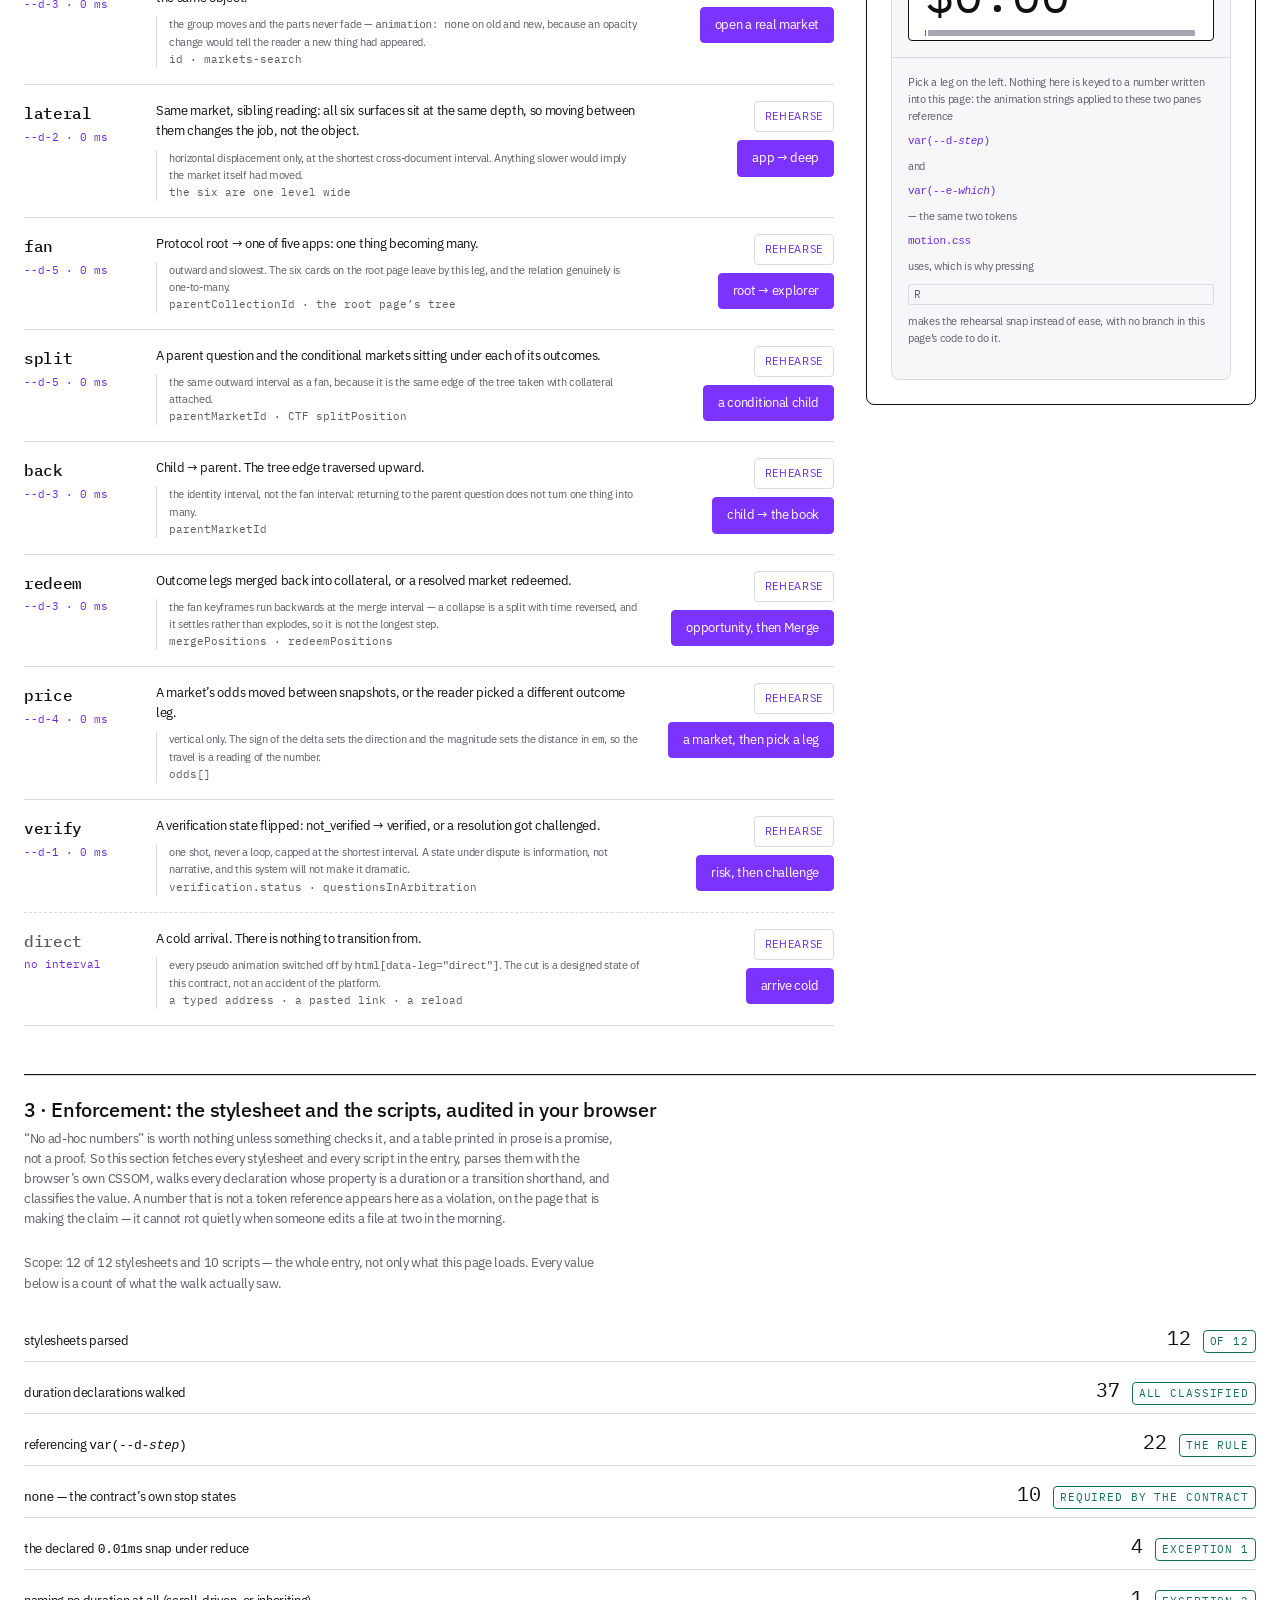
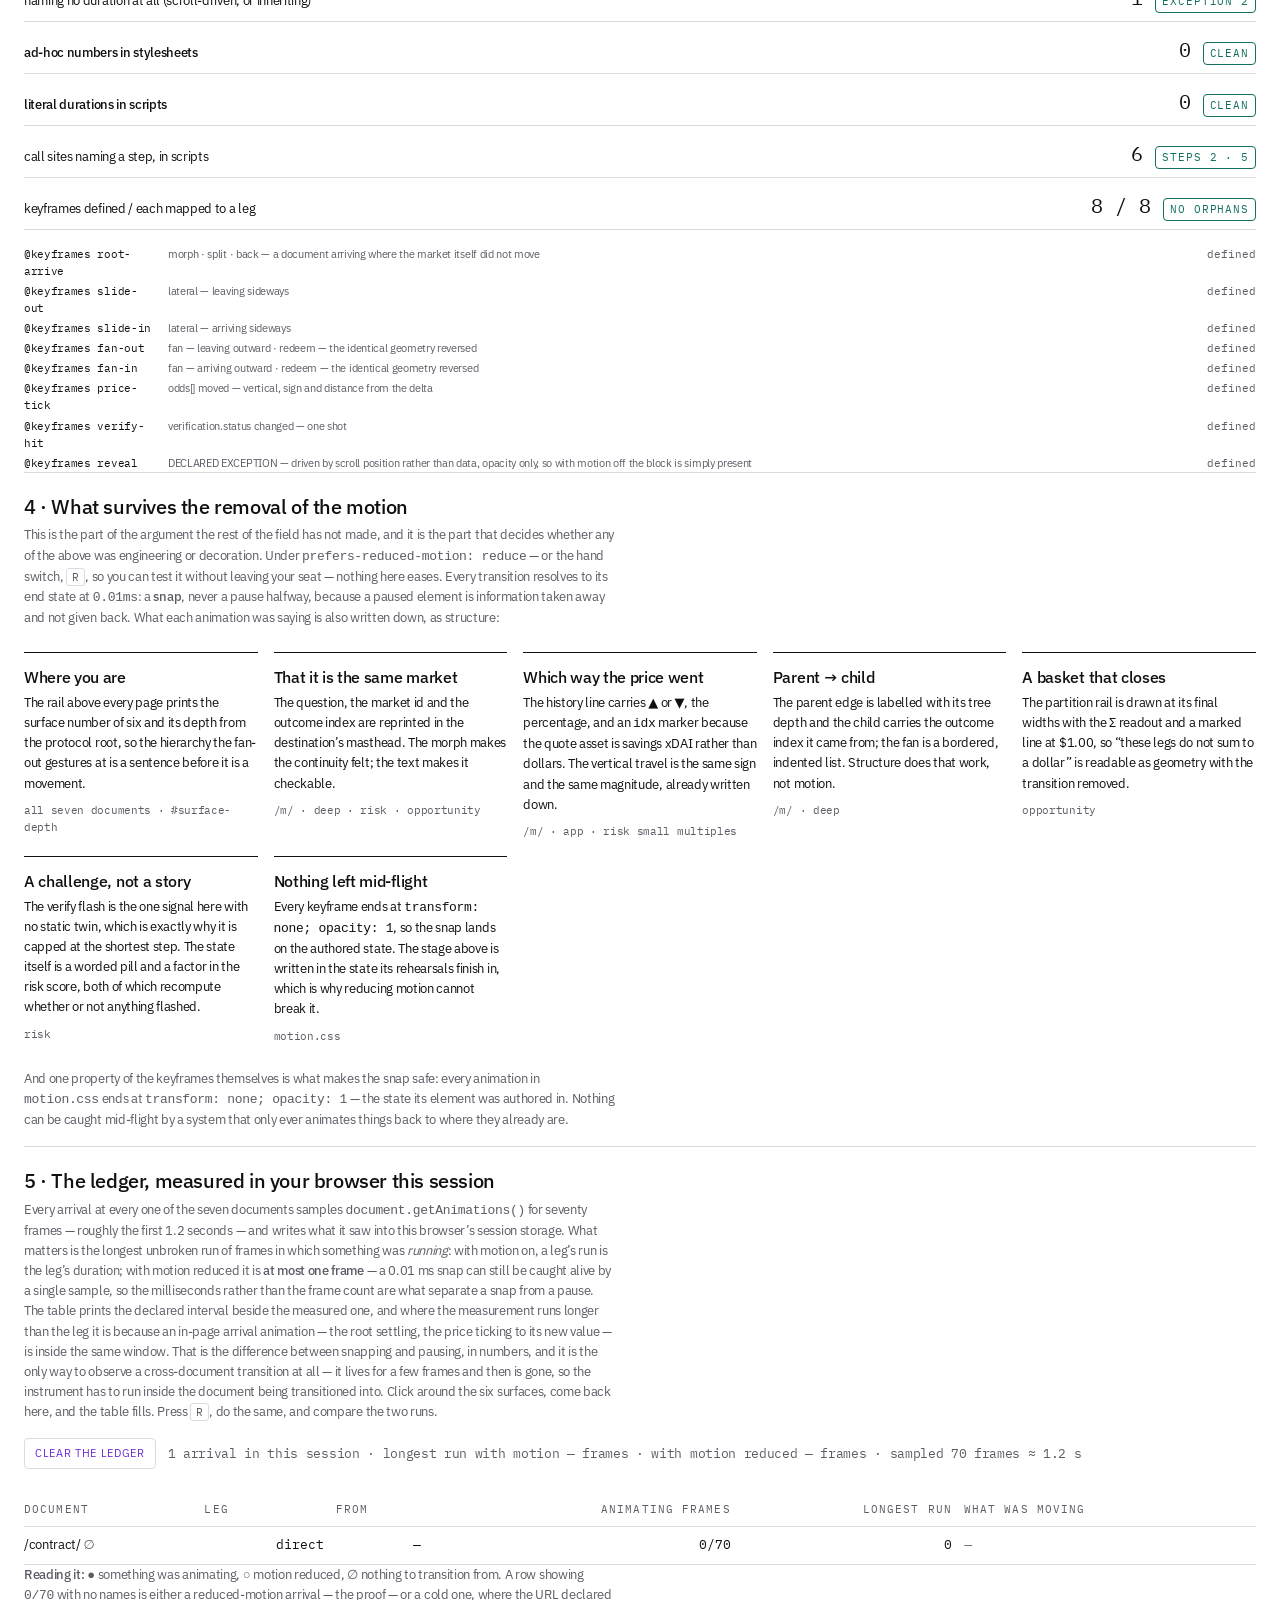
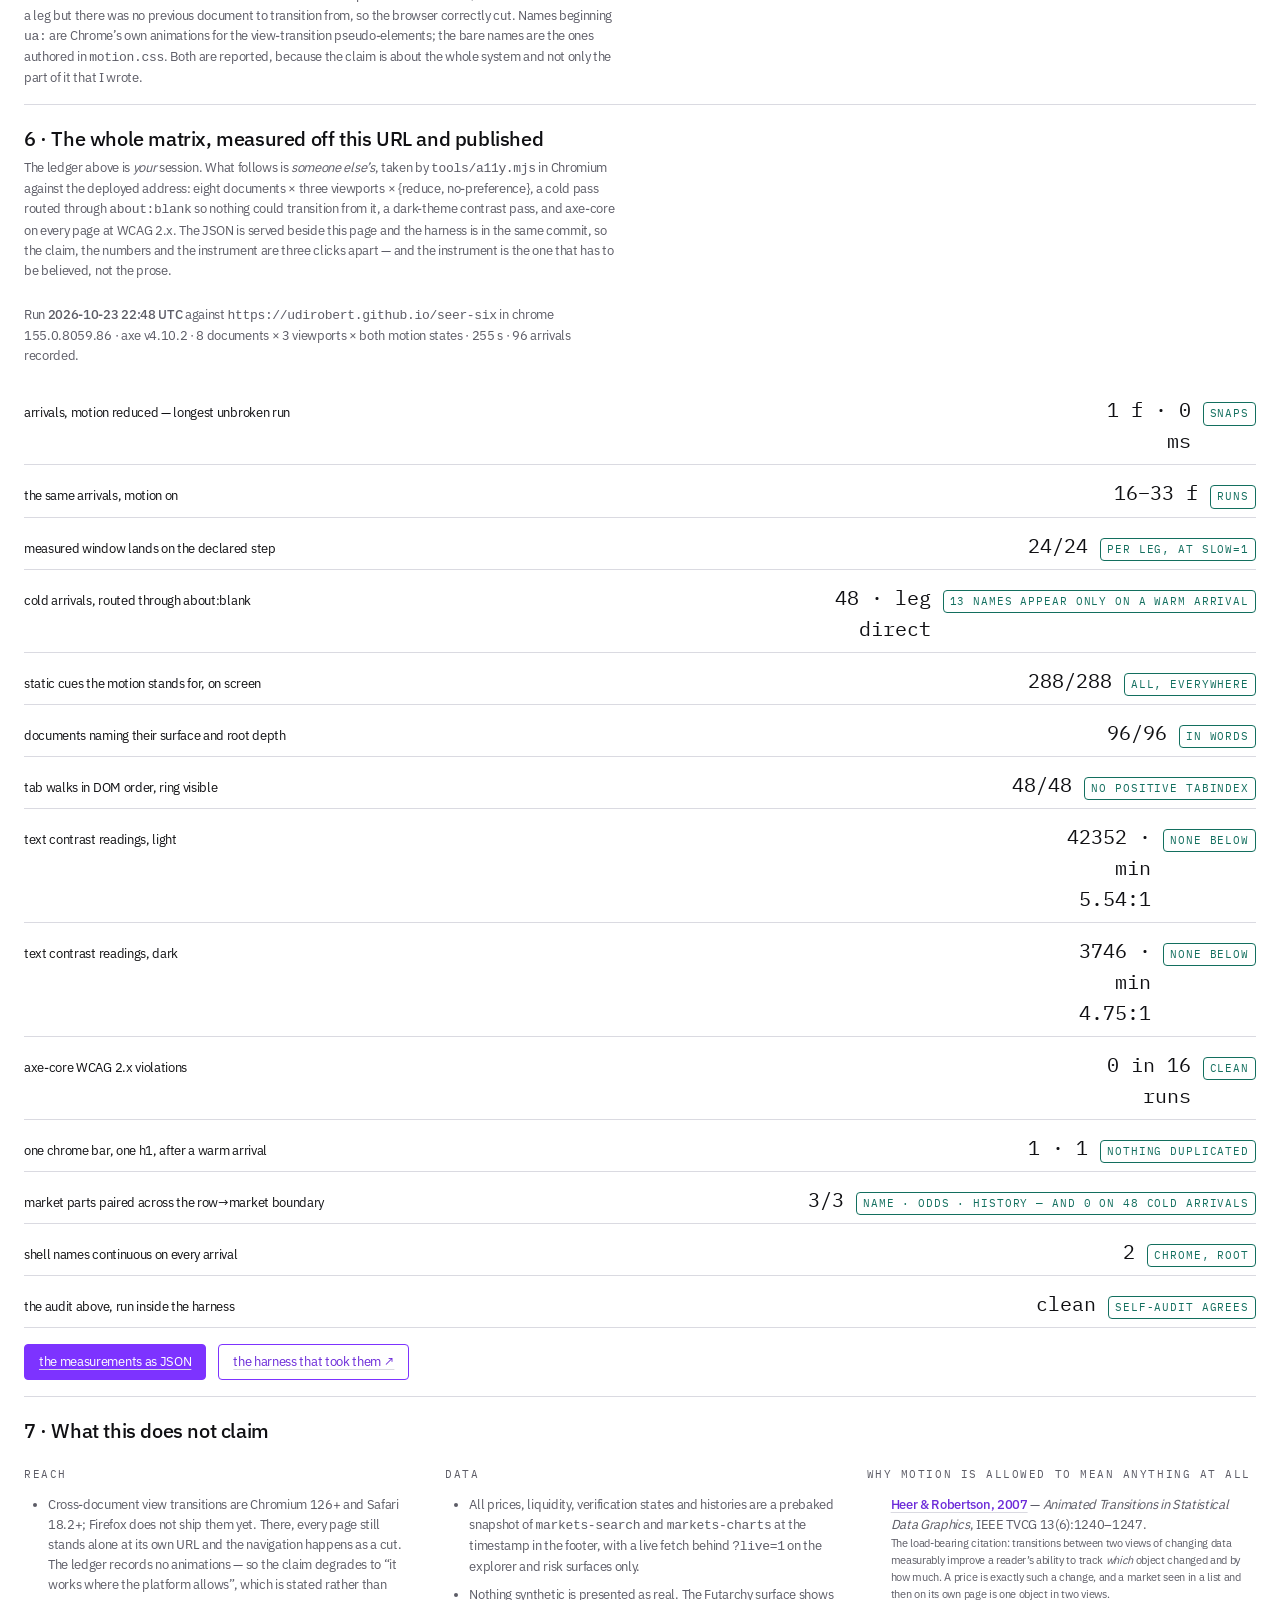
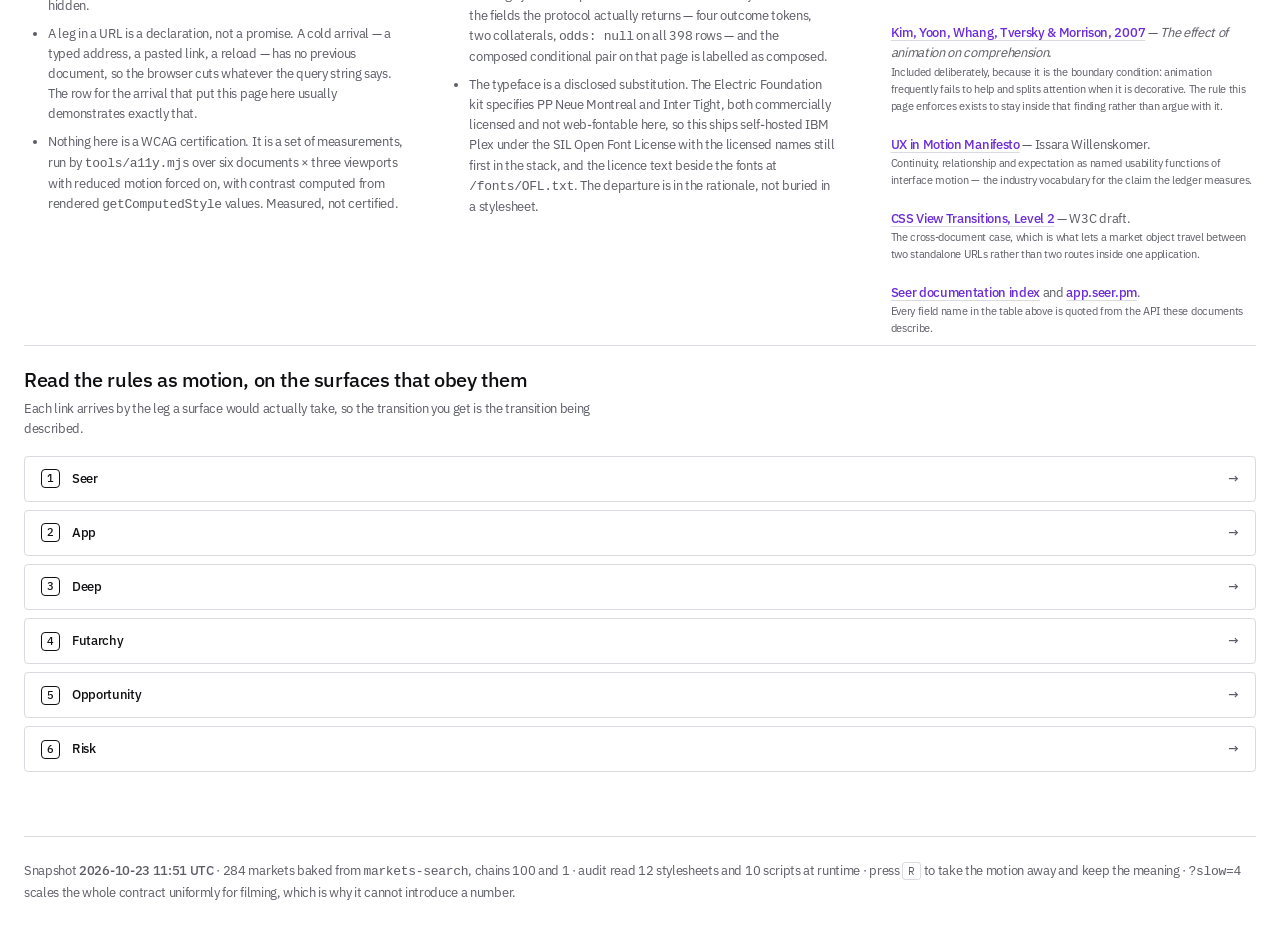
<file: contract/index.html>
<!DOCTYPE html>
<html lang="en" data-surface="contract">
<head>
<meta charset="utf-8">
<meta name="viewport" content="width=device-width, initial-scale=1">
<title>The motion contract — every interval this site uses, and what it is for · Seer, six interfaces</title>
<meta name="description" content="The seventh document: the rules the six surfaces obey. Five durations, nine legs, each keyed to a relation in Seer's data or an operation in the Conditional Tokens Framework — plus a runtime audit that reads every stylesheet and script in the entry and prints every number it finds.">
<script src="../leg.js"></script>
<link rel="icon" href="../favicon.svg" sizes="any" type="image/svg+xml">
<link rel="stylesheet" href="../tokens.css">
<link rel="stylesheet" href="../fonts.css">
<link rel="stylesheet" href="../motion.css">
<link rel="stylesheet" href="../ui.css">
<link rel="stylesheet" href="contract.css">
</head>
<body>
<div id="surface-bar" class="vt-chrome"></div>

<main class="wrap">
  <div id="surface-depth"></div>

  <header class="masthead">
    <p class="eyebrow">Document seven · not a surface — the rules the six obey</p>
    <h1>The motion&nbsp;contract</h1>
    <p class="lede">Six surfaces sharing a palette can still feel like six products. What makes them one product is
      that the same market survives being handed from one to the other, and that the time the hand-over takes is a
      fact about the data rather than a preference about the feel. So every interval on this site was fixed before
      any of it was built, from a relation in Seer’s API or an operation in the Conditional Tokens Framework, and
      lives in one stylesheet. This page reads that stylesheet back out of your browser and prints what it finds —
      including the exceptions I have admitted to rather than hidden. Press
      <span class="kbd">R</span> at any moment: the argument only holds if the same information is still on screen
      when the motion is gone, and section 5 counts the frames that proves it.</p>
  </header>

  <section class="block" aria-labelledby="s1">
    <h2 id="s1">1 · One scale, five steps</h2>
    <p class="blocknote">There are five durations in this system and no others. Each bar below is drawn at a width
      proportional to the value the browser actually resolved for the token, not to a number copied into prose — so
      if the stylesheet and this page ever disagree, the bar moves and the check under it fails.</p>
    <ul class="scale" id="scale"></ul>
    <p class="verdict" id="scale-check"></p>
  </section>

  <div class="mktcard">
    <section class="block" style="border-top:0;padding-top:0" aria-labelledby="s2">
      <h2 id="s2">2 · Nine legs, and the relation each one stands for</h2>
      <p class="blocknote">A leg is the relation between the document you left and the document you arrive at. Six
        are taken across a real page boundary, two inside a single page, and one is the deliberate absence of all of
        them. <b>rehearse</b> plays that leg on the stage to the right, against the same keyframes and the same two
        tokens — it is not a substitute for the cross-document case, which can only happen between two documents.
        <b>take it</b> performs the real navigation, which is why it leaves this page; it leaves from here, so the
        badge reads <code>from: contract</code>, and inside the product the same leg is taken from the surface named
        in the source line.</p>
      <ul class="legrows" id="legs"></ul>
    </section>

    <aside class="detail" aria-labelledby="stage-h">
      <p class="eyebrow">The stage</p>
      <h2 id="stage-h">Rehearse a leg</h2>
      <div class="stage" id="stage">
        <div class="panes">
          <div class="pane old" id="p-old" hidden>
            <span class="lbl">the document you left</span>
            <span class="q" id="old-q">—</span>
            <span class="oddsbar" id="old-bar"></span>
          </div>
          <div class="pane new" id="p-new">
            <span class="lbl">the document you arrive at</span>
            <span class="q" id="new-q">—</span>
            <span class="big num" id="new-big">$0.00</span>
            <span class="oddsbar" id="new-bar"></span>
          </div>
        </div>
        <p class="stagefoot" id="stagefoot">Pick a leg on the left. Nothing here is keyed to a number written into
          this page: the animation strings applied to these two panes reference <code>var(--d-<em>step</em>)</code>
          and <code>var(--e-<em>which</em>)</code> — the same two tokens <code>motion.css</code> uses, which is why
          pressing <span class="kbd">R</span> makes the rehearsal snap instead of ease, with no branch in this
          page’s code to do it.</p>
      </div>
    </aside>
  </div>

  <section class="block" aria-labelledby="s3">
    <h2 id="s3">3 · Enforcement: the stylesheet and the scripts, audited in your browser</h2>
    <p class="blocknote">“No ad-hoc numbers” is worth nothing unless something checks it, and a table printed in
      prose is a promise, not a proof. So this section fetches every stylesheet and every script in the entry, parses
      them with the browser’s own CSSOM, walks every declaration whose property is a duration or a transition
      shorthand, and classifies the value. A number that is not a token reference appears here as a violation, on the
      page that is making the claim — it cannot rot quietly when someone edits a file at two in the morning.</p>
    <div class="audit" id="audit"><p class="blocknote">auditing…</p></div>
    <ul class="kflist" id="kflist"></ul>
  </section>

  <section class="block" aria-labelledby="s4">
    <h2 id="s4">4 · What survives the removal of the motion</h2>
    <p class="blocknote">This is the part of the argument the rest of the field has not made, and it is the part that
      decides whether any of the above was engineering or decoration. Under <code>prefers-reduced-motion: reduce</code>
      — or the hand switch, <span class="kbd">R</span>, so you can test it without leaving your seat — nothing here
      eases. Every transition resolves to its end state at <code>0.01ms</code>: a <b>snap</b>, never a pause halfway,
      because a paused element is information taken away and not given back. What each animation was saying is also
      written down, as structure:</p>
    <ul class="survive" id="survive"></ul>
    <p class="blocknote" style="margin-top:var(--s-5)">And one property of the keyframes themselves is what makes the
      snap safe: every animation in <code>motion.css</code> ends at <code>transform: none; opacity: 1</code> — the
      state its element was authored in. Nothing can be caught mid-flight by a system that only ever animates things
      back to where they already are.</p>
  </section>

  <section class="block" aria-labelledby="s5">
    <h2 id="s5">5 · The ledger, measured in your browser this session</h2>
    <p class="blocknote">Every arrival at every one of the seven documents samples <code>document.getAnimations()</code>
      for seventy frames — roughly the first 1.2 seconds — and writes what it saw into this browser’s session storage.
      What matters is the longest unbroken run of frames in which something was <em>running</em>: with motion on, a
      leg’s run is the leg’s duration; with motion reduced it is <b>at most one frame</b> — a 0.01&nbsp;ms snap can
      still be caught alive by a single sample, so the milliseconds rather than the frame count are what separate a
      snap from a pause. The table prints the declared interval
      beside the measured one, and where the measurement runs longer than the leg it is because an in-page arrival
      animation — the root settling, the price ticking to its new value — is inside the same window. That is the
      difference between snapping and pausing, in numbers, and it is the only way to observe a cross-document
      transition at all — it lives for a few
      frames and then is gone, so the instrument has to run inside the document being transitioned into. Click around
      the six surfaces, come back here, and the table fills. Press <span class="kbd">R</span>, do the same, and
      compare the two runs.</p>
    <div class="ledgerbar">
      <button type="button" class="act ghost" id="clear-ledger">Clear the ledger</button>
      <span class="stat" id="ledger-stat"></span>
    </div>
    <table class="ledger" id="ledger">
      <caption class="visually-hidden">Arrivals recorded in this browsing session, with the frames each spent animating</caption>
      <thead><tr>
        <th scope="col">document</th><th scope="col">leg</th><th scope="col">from</th>
        <th scope="col" class="num">animating frames</th><th scope="col" class="num">longest run</th>
        <th scope="col">what was moving</th>
      </tr></thead>
      <tbody id="ledger-body"></tbody>
    </table>
    <p class="blocknote" id="ledger-note"></p>
  </section>

  <section class="block" aria-labelledby="s6">
    <h2 id="s6">6 · The whole matrix, measured off this URL and published</h2>
    <p class="blocknote">The ledger above is <em>your</em> session. What follows is <em>someone else’s</em>, taken by
      <code>tools/a11y.mjs</code> in Chromium against the deployed address: eight documents × three viewports ×
      {reduce, no-preference}, a cold pass routed through <code>about:blank</code> so nothing could transition from
      it, a dark-theme contrast pass, and axe-core on every page at WCAG 2.x. The JSON is served beside this page and
      the harness is in the same commit, so the claim, the numbers and the instrument are three clicks apart — and the
      instrument is the one that has to be believed, not the prose.</p>
    <div class="audit" id="matrix"><p class="blocknote">reading <code>evidence/a11y.json</code>…</p></div>
    <p class="ledgerbar">
      <a class="act" href="../evidence/a11y.json">the measurements as JSON</a>
      <a class="act ghost" href="https://github.com/udirobert/seer-six/blob/main/tools/a11y.mjs">the harness that took them ↗</a>
    </p>
  </section>

  <section class="block" aria-labelledby="s7">
    <h2 id="s7">7 · What this does not claim</h2>
    <div class="limits">
      <div>
        <p class="eyebrow">Reach</p>
        <ul>
          <li>Cross-document view transitions are Chromium 126+ and Safari 18.2+; Firefox does not ship them yet.
            There, every page still stands alone at its own URL and the navigation happens as a cut. The ledger
            records no animations — so the claim degrades to “it works where the platform allows”, which is stated
            rather than hidden.</li>
          <li>A leg in a URL is a declaration, not a promise. A cold arrival — a typed address, a pasted link, a
            reload — has no previous document, so the browser cuts whatever the query string says. The row for the
            arrival that put this page here usually demonstrates exactly that.</li>
          <li>Nothing here is a WCAG certification. It is a set of measurements, run by <code>tools/a11y.mjs</code>
            over six documents × three viewports with reduced motion forced on, with contrast computed from rendered
            <code>getComputedStyle</code> values. Measured, not certified.</li>
        </ul>
      </div>
      <div>
        <p class="eyebrow">Data</p>
        <ul>
          <li>All prices, liquidity, verification states and histories are a prebaked snapshot of
            <code>markets-search</code> and <code>markets-charts</code> at the timestamp in the footer, with a live
            fetch behind <code>?live=1</code> on the explorer and risk surfaces only.</li>
          <li>Nothing synthetic is presented as real. The Futarchy surface shows the fields the protocol actually
            returns — four outcome tokens, two collaterals, <code>odds: null</code> on all 398 rows — and the composed
            conditional pair on that page is labelled as composed.</li>
          <li>The typeface is a disclosed substitution. The Electric Foundation kit specifies PP Neue Montreal and
            Inter Tight, both commercially licensed and not web-fontable here, so this ships self-hosted IBM Plex
            under the SIL Open Font License with the licensed names still first in the stack, and the licence text
            beside the fonts at <code>/fonts/OFL.txt</code>. The departure is in the
            rationale, not buried in a stylesheet.</li>
        </ul>
      </div>
      <div>
        <p class="eyebrow">Why motion is allowed to mean anything at all</p>
        <ul class="cites">
          <li><a href="http://idl.cs.washington.edu/files/2007-AnimatedTransitions-InfoVis.pdf">Heer &amp; Robertson,
            2007</a> — <em>Animated Transitions in Statistical Data Graphics</em>, IEEE TVCG 13(6):1240–1247.
            <span class="why">The load-bearing citation: transitions between two views of changing data measurably
            improve a reader’s ability to track <em>which</em> object changed and by how much. A price is exactly such
            a change, and a market seen in a list and then on its own page is one object in two views.</span></li>
          <li><a href="https://tecfa.unige.ch/tecfa/teaching/BSEP/articles/Kim-Tversky-Morrison2007.pdf">Kim, Yoon,
            Whang, Tversky &amp; Morrison, 2007</a> — <em>The effect of animation on comprehension</em>.
            <span class="why">Included deliberately, because it is the boundary condition: animation frequently fails
            to help and splits attention when it is decorative. The rule this page enforces exists to stay inside
            that finding rather than argue with it.</span></li>
          <li><a href="https://www.uxinmotion.com/article/ux-motion-manifesto">UX in Motion Manifesto</a> — Issara
            Willenskomer.
            <span class="why">Continuity, relationship and expectation as named usability functions of interface
            motion — the industry vocabulary for the claim the ledger measures.</span></li>
          <li><a href="https://drafts.csswg.org/css-view-transitions-2/">CSS View Transitions, Level 2</a> — W3C draft.
            <span class="why">The cross-document case, which is what lets a market object travel between two
            standalone URLs rather than two routes inside one application.</span></li>
          <li><a href="https://docs.seer.pm/llms.txt">Seer documentation index</a> and
            <a href="https://app.seer.pm">app.seer.pm</a>.
            <span class="why">Every field name in the table above is quoted from the API these documents describe.</span></li>
        </ul>
      </div>
    </div>
  </section>

  <section class="block">
    <h2>Read the rules as motion, on the surfaces that obey them</h2>
    <p class="blocknote">Each link arrives by the leg a surface would actually take, so the transition you get is the
      transition being described.</p>
    <ul class="lateral" id="lateral"></ul>
  </section>

  <footer id="snapshot"></footer>
</main>

<aside class="leg-badge" id="leg-badge" aria-hidden="true"></aside>

<script type="module">
import { load, boot, esc, dur, ease, index, legBadge, announce,
         pct, ROOT, SURFACES, LEG_STEP } from '../shell.js';

const d = await load('markets', 'charts', 'tree', 'meta');
const { markets, charts, tree, meta } = d;
const ix = index(markets, tree);
const $ = (id) => document.getElementById(id);
const slow = parseFloat(getComputedStyle(document.documentElement).getPropertyValue('--slow')) || 1;

/* ---------- 1. the five steps ---------- */

const STEPS = [
  [1, 'a verification state changed', 'the shortest thing that can be noticed as “this is not a story”'],
  [2, 'lateral: the same market, a sibling reading', 'nothing about the market changed, only the job being done'],
  [3, 'an object keeps its identity across a boundary; a merge settles', 'the interval for “the same thing, somewhere else”'],
  [4, 'a price moved between two snapshots', 'displacement comes from the delta, not from taste'],
  [5, 'fan-out: one becoming many — root → app, parent → child, splitPosition', 'the widest relation in the tree gets the longest time']
];
$('scale').innerHTML = STEPS.map(([n, use, why]) => `
  <li class="srow" data-step="${n}" ${n === 4 ? 'data-note="price"' : ''}>
    <span class="tok num">--d-${n}</span>
    <span class="rail"><span class="fill" data-w="${(dur(n) / dur(5) * 100).toFixed(1)}"></span></span>
    <span class="ms num">${dur(n)} ms</span>
    <span class="use"><b>${esc(use)}</b> — <span class="mute">${esc(why)}</span></span>
  </li>`).join('');
/* The width is set a frame late so the bar animates its own measurement in at
   the price interval — the only place in this file a number is used to time
   something, and it is read out of the stylesheet rather than typed. */
requestAnimationFrame(() => document.querySelectorAll('.fill')
  .forEach((f) => { f.style.width = `${f.dataset.w}%`; }));

const EXPECT = [200, 220, 320, 400, 520];
const fails = EXPECT.map((e, i) => [i + 1, Math.round(e * slow), dur(i + 1)]).filter(([, w, g]) => w !== g);
$('scale-check').innerHTML = fails.length
  ? `<b>Check failed</b> on ${fails.map(([s]) => `--d-${s}`).join(', ')}: the stylesheet resolved to ` +
    `${fails.map(([, , g]) => `${g} ms`).join(', ')}, expected ${fails.map(([, w]) => `${w} ms`).join(', ')}.`
  : `<b>Check passed</b> — ${EXPECT.map((e) => Math.round(e * slow)).join(' / ')} ms, read back out of the resolved
     stylesheet${slow > 1 ? `, scaled by <code>--slow: ${slow}</code> for filming` : ''}. The three easings are the
     kit curves <span class="num">${esc(ease('out'))}</span>, <span class="num">${esc(ease('in'))}</span>,
     <span class="num">${esc(ease('std'))}</span>. Nothing else in this entry names a millisecond, and section 3 is
     the machine that says so.`;

/* ---------- 2. the nine legs ---------- */

const priced = markets.filter((m) => m.odds?.length > 1 && m.odds.some((v) => v != null) && m.liq > 0);
const HERO = priced[0] || markets[0];
const COND = markets.find((m) => m.pm && ix.byId.get(m.pm)) || markets.find((m) => m.pm);
const ARB = markets.find((m) => m.arb || m.pa) || markets.find((m) => m.v && m.v !== 'verified');
const bars = (arr) => (arr || []).map((v) => `<i style="width:${Math.max(0, v)}%"></i>`).join('');

function to(path, leg, m) {
  const u = new URL(`${ROOT}/${path}`, location.href);
  if (m) u.searchParams.set('m', m);
  if (leg) u.searchParams.set('leg', leg);
  u.searchParams.set('from', 'contract');
  const s = new URLSearchParams(location.search).get('slow');
  if (s) u.searchParams.set('slow', s);
  return `${u.pathname}${u.search}`;
}

const LEGS = [
  { k: 'morph', st: 3, neu: ['root-arrive', '--e-out'],
    rel: 'One market, two documents: the row in the explorer and the market on its own page are the same object.',
    src: 'id · markets-search',
    rule: 'the group moves and the parts never fade — <code>animation: none</code> on old and new, because an opacity change would tell the reader a new thing had appeared.',
    take: ['open a real market', to('m/index.html', 'morph', HERO.id)] },
  { k: 'lateral', st: 2, old: ['slide-out', '--e-in'], neu: ['slide-in', '--e-out'],
    rel: 'Same market, sibling reading: all six surfaces sit at the same depth, so moving between them changes the job, not the object.',
    src: 'the six are one level wide',
    rule: 'horizontal displacement only, at the shortest cross-document interval. Anything slower would imply the market itself had moved.',
    take: ['app → deep', to('deep/index.html', 'lateral', HERO.id)] },
  { k: 'fan', st: 5, old: ['fan-out', '--e-in'], neu: ['fan-in', '--e-out'],
    rel: 'Protocol root → one of five apps: one thing becoming many.',
    src: 'parentCollectionId · the root page’s tree',
    rule: 'outward and slowest. The six cards on the root page leave by this leg, and the relation genuinely is one-to-many.',
    take: ['root → explorer', to('app/index.html', 'fan')] },
  { k: 'split', st: 5, neu: ['root-arrive', '--e-out'],
    rel: 'A parent question and the conditional markets sitting under each of its outcomes.',
    src: 'parentMarketId · CTF splitPosition',
    rule: 'the same outward interval as a fan, because it is the same edge of the tree taken with collateral attached.',
    take: ['a conditional child', to('deep/index.html', 'split', COND?.id)] },
  { k: 'back', st: 3, neu: ['root-arrive', '--e-out'],
    rel: 'Child → parent. The tree edge traversed upward.',
    src: 'parentMarketId',
    rule: 'the identity interval, not the fan interval: returning to the parent question does not turn one thing into many.',
    take: ['child → the book', to('app/index.html', 'back')] },
  { k: 'redeem', st: 3, old: ['fan-out', '--e-in', 'reverse'], neu: ['fan-in', '--e-out', 'reverse'],
    rel: 'Outcome legs merged back into collateral, or a resolved market redeemed.',
    src: 'mergePositions · redeemPositions',
    rule: 'the fan keyframes run backwards at the merge interval — a collapse is a split with time reversed, and it settles rather than explodes, so it is not the longest step.',
    take: ['opportunity, then Merge', to('opportunity/index.html', 'redeem', HERO.id)] },
  { k: 'price', st: 4,
    rel: 'A market’s odds moved between snapshots, or the reader picked a different outcome leg.',
    src: 'odds[]',
    rule: 'vertical only. The sign of the delta sets the direction and the magnitude sets the distance in <code>em</code>, so the travel is a reading of the number.',
    take: ['a market, then pick a leg', to('m/index.html', 'morph', HERO.id)] },
  { k: 'verify', st: 1,
    rel: 'A verification state flipped: not_verified → verified, or a resolution got challenged.',
    src: 'verification.status · questionsInArbitration',
    rule: 'one shot, never a loop, capped at the shortest interval. A state under dispute is information, not narrative, and this system will not make it dramatic.',
    take: ['risk, then challenge', to('risk/index.html', 'lateral', ARB?.id)] },
  { k: 'direct', st: null, cold: 1,
    rel: 'A cold arrival. There is nothing to transition from.',
    src: 'a typed address · a pasted link · a reload',
    rule: 'every pseudo animation switched off by <code>html[data-leg="direct"]</code>. The cut is a designed state of this contract, not an accident of the platform.',
    take: ['arrive cold', to('app/index.html', null)] }
];

const shorthand = (v, st) => `${v[0]} var(--d-${st}) var(${v[1]})${v[2] ? ` ${v[2]}` : ''} both`;

$('legs').innerHTML = LEGS.map((L) => `
  <li class="legrow" ${L.cold ? 'data-cold="1"' : ''}>
    <span class="lft">
      <span class="lg">${esc(L.k)}</span>
      <span class="src num">${L.st ? `--d-${L.st} · ${dur(L.st)} ms` : 'no interval'}</span>
    </span>
    <span class="mid">
      <p class="rel">${esc(L.rel)}</p>
      <p class="mrule">${L.rule}<br><span class="num">${esc(L.src)}</span></p>
    </span>
    <span class="take">
      <button type="button" class="act ghost" data-rehearse="${L.k}">rehearse</button>
      <a class="act" href="${L.take[1]}">${esc(L.take[0])}</a>
    </span>
  </li>`).join('');
$('legs').addEventListener('click', (e) => {
  const b = e.target.closest('[data-rehearse]');
  if (b) rehearse(b.dataset.rehearse);
});

/* ---------- the stage ---------- */

const NAME = HERO.name.length > 58 ? `${HERO.name.slice(0, 56)}…` : HERO.name;
const OTHER = markets.find((m) => m.id !== HERO.id);
$('old-q').textContent = OTHER ? `${OTHER.name.slice(0, 46)}…` : 'the list you came from';
$('new-q').textContent = NAME;
$('new-big').textContent = `$${((HERO.odds?.[0] ?? 0) / 100).toFixed(2)}`;
$('old-bar').innerHTML = bars([34, 66]);
$('new-bar').innerHTML = bars((HERO.odds || []).slice(0, 4));

const anm = (el, sh) => {
  el.style.animation = 'none';
  void el.offsetWidth;                       /* reflow, so pressing twice retriggers */
  el.style.animation = sh;
};
const foot = (html) => { $('stagefoot').innerHTML = html; };

function rehearse(key) {
  const L = LEGS.find((x) => x.k === key);
  const stage = $('stage'), old = $('p-old'), nw = $('p-new'), big = $('new-big');
  [old, nw, big].forEach((n) => { n.style.animation = 'none'; });
  stage.classList.remove('verify-hit');
  nw.removeEventListener('animationend', settle);

  if (key === 'direct') {
    old.hidden = true;
    foot('Nothing applied. <code>html[data-leg="direct"]</code> switches every pseudo animation off — this is what a ' +
      'cold arrival looks like, and the contract treats it as a designed state.');
    announce('Direct: a cut, with nothing to carry.');
    return;
  }
  if (key === 'verify') {
    old.hidden = true;
    anm(stage, 'verify-hit var(--d-1) var(--e-std)');
    foot(`Applied to the stage → <code>animation: verify-hit var(--d-1) var(--e-std)</code><br>
      One flash of the signal ground over ${dur(1)} ms, ending transparent, never repeating. Press
      <span class="kbd">R</span> and it is simply not there — which is safe, because the pill and the risk score say
      the state in words regardless.`);
    announce(`Verification state changed: one ${dur(1)} ms flash, and the same fact written as text.`);
    return;
  }
  if (key === 'price') {
    old.hidden = true;
    const a = (HERO.odds?.[0] ?? 0) / 100, b = (HERO.odds?.[1] ?? 0) / 100;
    const from = Math.min(Math.abs(b - a) * 2.4, 1.1) * (b >= a ? 1 : -1);
    big.textContent = `$${b.toFixed(2)}`;
    big.style.setProperty('--tick-from', `${from.toFixed(2)}em`);
    anm(big, 'price-tick var(--d-4) var(--e-out) both');
    foot(`Applied to the price → <code>animation: price-tick var(--d-4) var(--e-out) both</code><br>
      <code>--tick-from: ${from.toFixed(2)}em</code> — the real odds of this market, ${pct(HERO.odds?.[0])} →
      ${pct(HERO.odds?.[1])}. The sign is the direction, the distance is the delta, and both come out of
      <code>odds[]</code> rather than from this page.`);
    announce(`Price change: ${pct(HERO.odds?.[0])} to ${pct(HERO.odds?.[1])}.`);
    return;
  }
  const sh = shorthand(L.neu, L.st);
  old.hidden = false;
  if (L.old) anm(old, shorthand(L.old, L.st));
  anm(nw, sh);
  nw.addEventListener('animationend', settle);
  foot(`Applied to the panes →<br><code>${L.old ? `old: animation: ${shorthand(L.old, L.st)}<br>` : 'old: animation: none — it stays, and the new document arrives over it<br>'}new: animation: ${sh}</code>`);
  announce(`${key}: ${L.rel}`);
}
function settle() { $('p-old').hidden = true; }

/* ---------- 3. the audit ---------- */

const CSS_FILES = ['tokens.css', 'fonts.css', 'motion.css', 'ui.css', 'home.css', 'app/app.css', 'deep/deep.css',
  'm/market.css', 'opportunity/opportunity.css', 'risk/risk.css', 'futarchy/futarchy.css', 'contract/contract.css'];
const SCRIPT_FILES = ['shell.js', 'leg.js'];
const PAGE_FILES = ['index.html', 'app/index.html', 'deep/index.html', 'm/index.html', 'opportunity/index.html',
  'risk/index.html', 'futarchy/index.html', 'contract/index.html'];

const DUR_DECL = /(?:^|[{;\s])(animation|animation-duration|animation-delay|transition|transition-duration|transition-delay)\s*:([^;}]+)/g;
const NUM_DUR = /(?:^|[^-\w.])\d+(?:\.\d+)?m?s\b/;
const KNOWN_KF = {
  'root-arrive': 'morph · split · back — a document arriving where the market itself did not move',
  'slide-out': 'lateral — leaving sideways',
  'slide-in': 'lateral — arriving sideways',
  'fan-out': 'fan — leaving outward · redeem — the identical geometry reversed',
  'fan-in': 'fan — arriving outward · redeem — the identical geometry reversed',
  'price-tick': 'odds[] moved — vertical, sign and distance from the delta',
  'verify-hit': 'verification.status changed — one shot',
  'reveal': 'DECLARED EXCEPTION — driven by scroll position rather than data, opacity only, so with motion off the block is simply present'
};

let A = fresh();
function fresh() {
  return { sheets: 0, decls: 0, token: 0, stop: 0, snap: 0, unnamed: 0, bad: [],
    kf: new Set(), jsFiles: 0, jsBad: [], steps: {}, stepKinds: 0, failed: null };
}
function classify(v) {
  if (v.includes('0.01ms')) return 'snap';
  if (v.includes('var(--d-')) return 'token';
  if (/^\s*none\b/.test(v)) return 'stop';
  if (NUM_DUR.test(v)) return 'bad';
  return 'unnamed';
}
/* The durations are read out of the source text rather than the CSSOM: Chrome
   expands the `animation` shorthand into its longhands and leaves a `var()`
   substitution as an empty string, so a walk of the parsed tree would report
   zero durations for precisely the declarations that matter. The keyframe
   inventory, which the tree does expose, still comes from the parser. */
function walkKf(rules) {
  for (const r of rules) {
    if (r instanceof CSSKeyframesRule) A.kf.add(r.name);
    else if (r.cssRules) walkKf(r.cssRules);
  }
}
async function text(path) {
  const res = await fetch(`${ROOT}/${path}`, { cache: 'no-store' });
  if (!res.ok) throw new Error(`${path} → HTTP ${res.status}`);
  return res.text();
}
async function auditCssFile(f) {
  const src = (await text(f)).replace(/\/\*[\s\S]*?\*\//g, '');
  A.sheets++;
  for (const m of src.matchAll(DUR_DECL)) {
    const v = m[2].trim();
    A.decls++;
    const kind = classify(v);
    if (kind === 'bad') A.bad.push(`${f} · ${m[1]}: ${v.slice(0, 88)}`);
    else A[kind]++;
  }
  const sheet = new CSSStyleSheet();
  sheet.replaceSync(src);
  walkKf(sheet.cssRules);
}
function scanJs(src, where) {
  A.jsFiles++;
  const re = /(?:duration|animation|transition|animationDuration|transitionDuration)\s*[:=]\s*['"`]([^'"`]{0,120})['"`]/g;
  for (const m of src.matchAll(re)) {
    if (m[1].includes('var(--d-') || /^\s*(none|auto)\s*$/.test(m[1])) continue;
    if (NUM_DUR.test(m[1])) A.jsBad.push(`${where} · ${m[1]}`);
  }
  for (const m of src.matchAll(/\bstep:\s*([1-5])\b/g)) {
    A.steps[m[1]] = (A.steps[m[1]] || 0) + 1;
    A.stepKinds++;
  }
}
try {
  A = fresh();
  for (const f of CSS_FILES) await auditCssFile(f);
  for (const f of SCRIPT_FILES) scanJs(await text(f), f);
  for (const f of PAGE_FILES) {
    const html = await text(f);
    for (const m of html.matchAll(/<script(?![^>]*\ssrc=)[^>]*>([\s\S]*?)<\/script>/g)) {
      if (m[1].trim()) scanJs(m[1], `${f} · inline`);
    }
  }
} catch (e) {
  A = { ...fresh(), failed: e.message };
}

const orphan = [...A.kf].filter((n) => !KNOWN_KF[n]);
const undefinedKf = Object.keys(KNOWN_KF).filter((n) => !A.kf.has(n));
const violations = [...A.bad, ...A.jsBad, ...orphan.map((n) => `@keyframes ${n} — defined, named by nothing`)];

$('audit').innerHTML = A.failed
  ? `<p class="blocknote"><b>The audit could not run here.</b> Reading the entry’s own source needs HTTP; from
     <code>file://</code> a browser will not let a page fetch sideways, and it reported
     <code>${esc(A.failed)}</code>. This section is therefore blank rather than reassuring — which is the correct
     outcome for a page whose claim is that something is checking. The hosted entry reads
     ${CSS_FILES.length} stylesheets and ${SCRIPT_FILES.length + PAGE_FILES.length} scripts.</p>`
  : `<p class="blocknote">Scope: ${A.sheets} of ${CSS_FILES.length} stylesheets and ${A.jsFiles} scripts — the whole
     entry, not only what this page loads. Every value below is a count of what the walk actually saw.</p>` + [
  ['stylesheets parsed', A.sheets, `of ${CSS_FILES.length}`, A.sheets === CSS_FILES.length],
  ['duration declarations walked', A.decls, 'all classified', A.decls > 0],
  ['referencing <code>var(--d-<em>step</em>)</code>', A.token, 'the rule', A.token > 0],
  ['<code>none</code> — the contract’s own stop states', A.stop, 'required by the contract', A.stop > 0],
  ['the declared <code>0.01ms</code> snap under reduce', A.snap, 'exception 1', A.snap > 0],
  ['naming no duration at all (scroll-driven, or inheriting)', A.unnamed, 'exception 2', true],
  ['<b>ad-hoc numbers in stylesheets</b>', A.bad.length, A.bad.length ? 'violation' : 'clean', A.bad.length === 0],
  ['<b>literal durations in scripts</b>', A.jsBad.length, A.jsBad.length ? 'violation' : 'clean', A.jsBad.length === 0],
  ['call sites naming a step, in scripts', A.stepKinds, `steps ${Object.keys(A.steps).sort().join(' · ') || '—'}`, A.stepKinds > 0],
  ['keyframes defined / each mapped to a leg', `${A.kf.size} / ${A.kf.size - orphan.length}`,
    orphan.length ? 'orphan' : 'no orphans', orphan.length === 0]
  ].map(([t, v, tag, ok]) => `<div class="kv" data-ok="${ok ? 1 : 0}"><span>${t}</span>
    <span class="v num">${v}</span><span class="tag">${tag}</span></div>`).join('') +
  (violations.length ? `<p class="blocknote"><b>What this page is complaining about</b><br>${
    violations.map((v) => `<code>${esc(v)}</code>`).join('<br>')}</p>` : '') +
  (undefinedKf.length ? `<p class="blocknote">Named in the contract, absent from the stylesheets:
    <code>${esc(undefinedKf.join(', '))}</code> — that is drift, and it is worth knowing.</p>` : '');

$('kflist').innerHTML = A.failed ? '' :
  Object.entries(KNOWN_KF).map(([n, why]) => `
  <li ${A.kf.has(n) ? '' : 'data-orphan="1"'}><span class="nm">@keyframes ${esc(n)}</span>
    <span>${esc(why)}</span><span class="num">${A.kf.has(n) ? 'defined' : 'not defined'}</span></li>`).join('') +
  orphan.map((n) => `<li data-orphan="1"><span class="nm">@keyframes ${esc(n)}</span>
    <span>defined in a stylesheet and named by nothing in the contract — this page is telling you it exists.</span>
    <span class="num">orphan</span></li>`).join('');

/* ---------- 4. what survives ---------- */

$('survive').innerHTML = [
  ['Where you are', 'The rail above every page prints the surface number of six and its depth from the protocol root, so the hierarchy the fan-out gestures at is a sentence before it is a movement.', 'all seven documents · #surface-depth'],
  ['That it is the same market', 'The question, the market id and the outcome index are reprinted in the destination’s masthead. The morph makes the continuity felt; the text makes it checkable.', '/m/ · deep · risk · opportunity'],
  ['Which way the price went', 'The history line carries ▲ or ▼, the percentage, and an <code>idx</code> marker because the quote asset is savings xDAI rather than dollars. The vertical travel is the same sign and the same magnitude, already written down.', '/m/ · app · risk small multiples'],
  ['Parent → child', 'The parent edge is labelled with its tree depth and the child carries the outcome index it came from; the fan is a bordered, indented list. Structure does that work, not motion.', '/m/ · deep'],
  ['A basket that closes', 'The partition rail is drawn at its final widths with the Σ readout and a marked line at $1.00, so “these legs do not sum to a dollar” is readable as geometry with the transition removed.', 'opportunity'],
  ['A challenge, not a story', 'The verify flash is the one signal here with no static twin, which is exactly why it is capped at the shortest step. The state itself is a worded pill and a factor in the risk score, both of which recompute whether or not anything flashed.', 'risk'],
  ['Nothing left mid-flight', 'Every keyframe ends at <code>transform: none; opacity: 1</code>, so the snap lands on the authored state. The stage above is written in the state its rehearsals finish in, which is why reducing motion cannot break it.', 'motion.css']
].map(([t, b, w]) => `<li><b>${esc(t)}</b>${b}<span class="where">${esc(w)}</span></li>`).join('');

/* ---------- 5. the ledger ---------- */

function ledger() {
  let log = [];
  try { log = JSON.parse(sessionStorage.getItem('seer.vt.log') || '[]'); } catch (e) { log = []; }
  const rows = log.slice().reverse();
  $('ledger-body').innerHTML = rows.length ? rows.map((r) => `
    <tr data-state="${r.reduced ? 'reduced' : r.longest ? 'moved' : 'cut'}">
      <td>${esc(r.path)}</td>
      <td class="num">${esc(r.leg)}${LEG_STEP[r.leg] ? ` <span class="mute">--d-${LEG_STEP[r.leg]} · ${dur(LEG_STEP[r.leg])} ms</span>` : ''}</td>
      <td class="num">${esc(r.from)}</td>
      <td class="num">${r.moving}/${r.frames}</td>
      <td class="num">${r.longest}${r.ms ? ` <span class="mute">· ${r.ms} ms</span>` : ''}</td>
      <td class="anims">${esc(r.anims.map((a) => a.replace(/^-ua-view-transition-/, 'ua:')).join(' · ') || '—')}</td>
    </tr>`).join('')
    : `<tr><td colspan="6">Nothing recorded yet — the arrival that put this page here should appear within about a
        second, and every navigation you take after it adds a row.</td></tr>`;
  const on = rows.filter((r) => !r.reduced && r.longest > 0);
  const off = rows.filter((r) => r.reduced);
  const mean = (a) => (a.length ? Math.round(a.reduce((s, r) => s + r.longest, 0) / a.length) : null);
  const fr = rows[0]?.frames || 70;
  $('ledger-stat').innerHTML = `${rows.length} arrival${rows.length === 1 ? '' : 's'} in this session · ` +
    `longest run with motion <b>${mean(on) ?? '—'}</b> frames · with motion reduced <b>${mean(off) ?? '—'}</b> frames · ` +
    `sampled ${fr} frames ≈ ${(fr / 60).toFixed(1)} s${slow > 1 ? ` at --slow: ${slow}` : ''}`;
  $('ledger-note').innerHTML = `<b>Reading it:</b> <span class="num">●</span> something was animating,
    <span class="num">○</span> motion reduced, <span class="num">∅</span> nothing to transition from.
    A row showing <code>0/${fr}</code> with no names is either a
    reduced-motion arrival — the proof — or a cold one, where the URL declared a leg but there was no previous
    document to transition from, so the browser correctly cut. Names beginning <code>ua:</code> are Chrome’s own
    animations for the view-transition pseudo-elements; the bare names are the ones authored in
    <code>motion.css</code>. Both are reported, because the claim is about the whole system and not only the part of
    it that I wrote.`;
}
$('clear-ledger').addEventListener('click', () => {
  try { sessionStorage.removeItem('seer.vt.log'); } catch (e) {}
  ledger();
  announce('Ledger cleared. Navigating again starts the record from empty.');
});
ledger();
setTimeout(ledger, 1500);

/* ---------- rails ---------- */

$('lateral').innerHTML = SURFACES.map((s) => `
  <li><a href="${to(s.href, s.key === 'home' ? 'back' : 'fan')}" data-leg="${s.key === 'home' ? 'back' : 'fan'}">
    <span class="slot-n">${s.n}</span>${esc(s.label)}<span class="arrow">→</span></a></li>`).join('');

$('snapshot').innerHTML =
  `Snapshot <b>${esc(meta.iso)}</b> · ${markets.length} markets baked from <code>markets-search</code>, chains 100 ` +
  `and 1 · audit read ${A.sheets} stylesheets and ${A.jsFiles} scripts at runtime · press
   <span class="kbd">R</span> to take the motion away and keep the meaning · <code>?slow=4</code> scales the whole
   contract uniformly for filming, which is why it cannot introduce a number.`;

/* ---------- 6. the published matrix ---------- */

/* Fetched rather than baked into this page, so the numbers below cannot drift
   away from the file that is actually being served one directory up. */
try {
  const res = await fetch('../evidence/a11y.json');
  if (!res.ok) throw new Error(`HTTP ${res.status}`);
  const ev = await res.json();
  const s = ev.summary;
  const kv = (t, v, tag, ok) =>
    `<div class="kv"${ok === undefined ? '' : ` data-ok="${ok ? 1 : 0}"`}>` +
    `<span>${t}</span><span class="v num">${v}</span><span class="tag">${tag}</span></div>`;
  const frac = (a, b) => `${a}/${b}`;

  $('matrix').innerHTML = [
    `<p class="blocknote">Run <b>${esc(ev.generated.replace('T', ' ').slice(0, 16))} UTC</b> against
      <code>${esc(ev.url)}</code> in ${esc(ev.engine)} · ${esc(ev.axeVersion || ev.axe)} · ${ev.matrix.pages} documents ×
      ${ev.matrix.viewports.length} viewports × both motion states · ${ev.duration_s} s ·
      ${ev.rows.length} arrivals recorded.</p>`,
    kv('arrivals, motion reduced — longest unbroken run',
      `${s.reduceSnaps.maxLongestRunFrames} f · ${s.reduceSnaps.maxLongestRunMs} ms`,
      s.reduceSnaps.maxLongestRunFrames <= 1 ? 'snaps' : 'does not snap',
      s.reduceSnaps.maxLongestRunFrames <= 1),
    kv('the same arrivals, motion on',
      `${s.motionRuns.minLongestRunFrames}–${s.motionRuns.maxLongestRunFrames} f`,
      s.motionRuns.arrivals ? 'runs' : 'nothing measured', s.motionRuns.arrivals > 0),
    kv('measured window lands on the declared step', s.intervalHonesty.atOrAboveHalf,
      'per leg, at slow=1', /^(\d+)\/\1$/.test(s.intervalHonesty.atOrAboveHalf)),
    kv('cold arrivals, routed through about:blank',
      `${s.coldCuts.arrivals} · leg ${esc(s.coldCuts.legs.join(', '))}`,
      `${s.coldCuts.warmOnlyAnimationNames.length} names appear only on a warm arrival`,
      s.coldCuts.legs.every((l) => l === 'direct')),
    kv('static cues the motion stands for, on screen',
      frac(s.structureSurvives.visible, s.structureSurvives.checked),
      s.structureSurvives.missing.length ? `missing ${s.structureSurvives.missing.join(', ')}` : 'all, everywhere',
      s.structureSurvives.visible === s.structureSurvives.checked),
    kv('documents naming their surface and root depth',
      frac(s.depthLabels.present, s.depthLabels.of), 'in words',
      s.depthLabels.present === s.depthLabels.of),
    kv('tab walks in DOM order, ring visible',
      frac(s.keyboard.monotonic, s.keyboard.walks),
      s.keyboard.ringsMissing.length ? `${s.keyboard.ringsMissing.length} without a ring` : 'no positive tabindex',
      s.keyboard.monotonic === s.keyboard.walks && !s.keyboard.ringsMissing.length),
    kv('text contrast readings, light',
      `${s.contrast.readings} · min ${s.contrast.minRatio}:1`,
      s.contrast.failReadings ? `${s.contrast.failReadings} below` : 'none below',
      s.contrast.failReadings === 0),
    kv('text contrast readings, dark',
      `${s.contrast.dark.readings} · min ${s.contrast.dark.minRatio}:1`,
      s.contrast.dark.failReadings ? `${s.contrast.dark.failReadings} below` : 'none below',
      s.contrast.dark.failReadings === 0),
    kv('axe-core WCAG 2.x violations', `${s.axe.violations} in ${s.axe.runs} runs`,
      s.axe.byRule.length ? s.axe.byRule.map(([id, n]) => `${id}×${n}`).join(' ') : 'clean',
      s.axe.violations === 0),
    kv('one chrome bar, one h1, after a warm arrival',
      `${s.objectSurvives.maxBars} · ${s.objectSurvives.maxH1}`,
      s.objectSurvives.maxBars === 1 && s.objectSurvives.maxH1 === 1 ? 'nothing duplicated' : 'duplicated',
      s.objectSurvives.maxBars === 1 && s.objectSurvives.maxH1 === 1),
    kv('market parts paired across the row→market boundary',
      `${(s.objectSurvives.byLeg?.morph || []).filter((n) => n.startsWith('mkt-')).length}/3`,
      `name · odds · history — and 0 on ${s.objectSurvives.coldArrivalsPairingAnObject.split('/')[1]} cold arrivals`,
      (s.objectSurvives.byLeg?.morph || []).filter((n) => n.startsWith('mkt-')).length === 3
      && s.objectSurvives.coldArrivalsPairingAnObject.startsWith('0/')),
    kv('shell names continuous on every arrival',
      String(s.objectSurvives.continuousNames.length),
      s.objectSurvives.continuousNames.join(', '),
      s.objectSurvives.continuousNames.length >= 2),
    kv('the audit above, run inside the harness', s.selfAudit ? (s.selfAudit.allChecksPass ? 'clean' : 'flags') : '—',
      'self-audit agrees', !!s.selfAudit && s.selfAudit.allChecksPass)
  ].join('') + (ev.failures && ev.failures.length
    ? `<p class="blocknote"><b>Where this run was incomplete</b><br>${
        ev.failures.map((f) => `<code>${esc(f)}</code>`).join('<br>')}</p>` : '')
    + (s.contrast.failReadings || s.axe.violations ? `<p class="blocknote"><b>What is still failing</b><br>${
    [...s.contrast.worst, ...s.contrast.dark.worst].slice(0, 6)
      .map((f) => `<code>${esc(f.page)} ${esc(f.sel)} — ${f.ratio}:1 needs ${f.need}</code>`).join('<br>')
    }</p>` : '');
} catch (e) {
  $('matrix').innerHTML = `<p class="blocknote"><code>evidence/a11y.json</code> is not beside this page
    (${esc(String(e.message))}). The harness that writes it is <code>tools/a11y.mjs</code> in the same
    repository; until it has been run against this URL, this section claims nothing.</p>`;
}

legBadge();
boot({ surface: 'contract' });
</script>
</body>
</html>
</file>
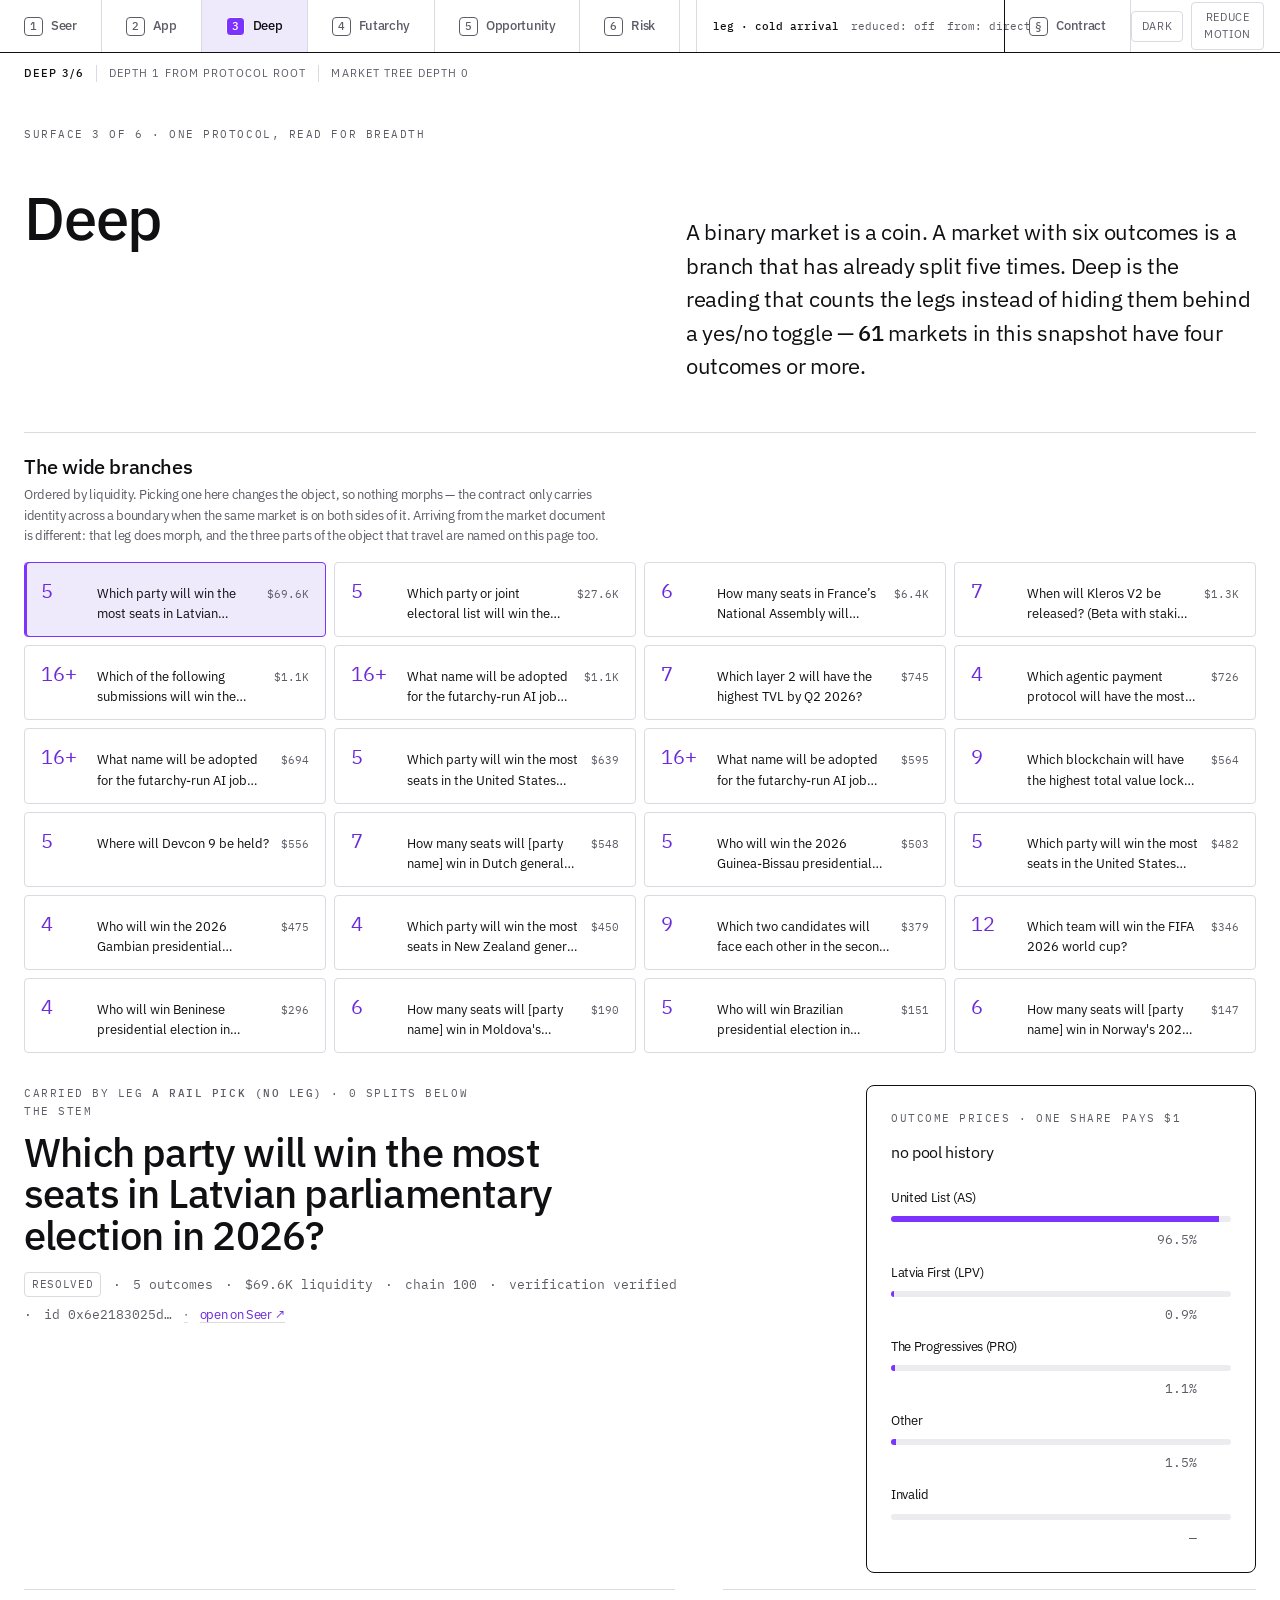
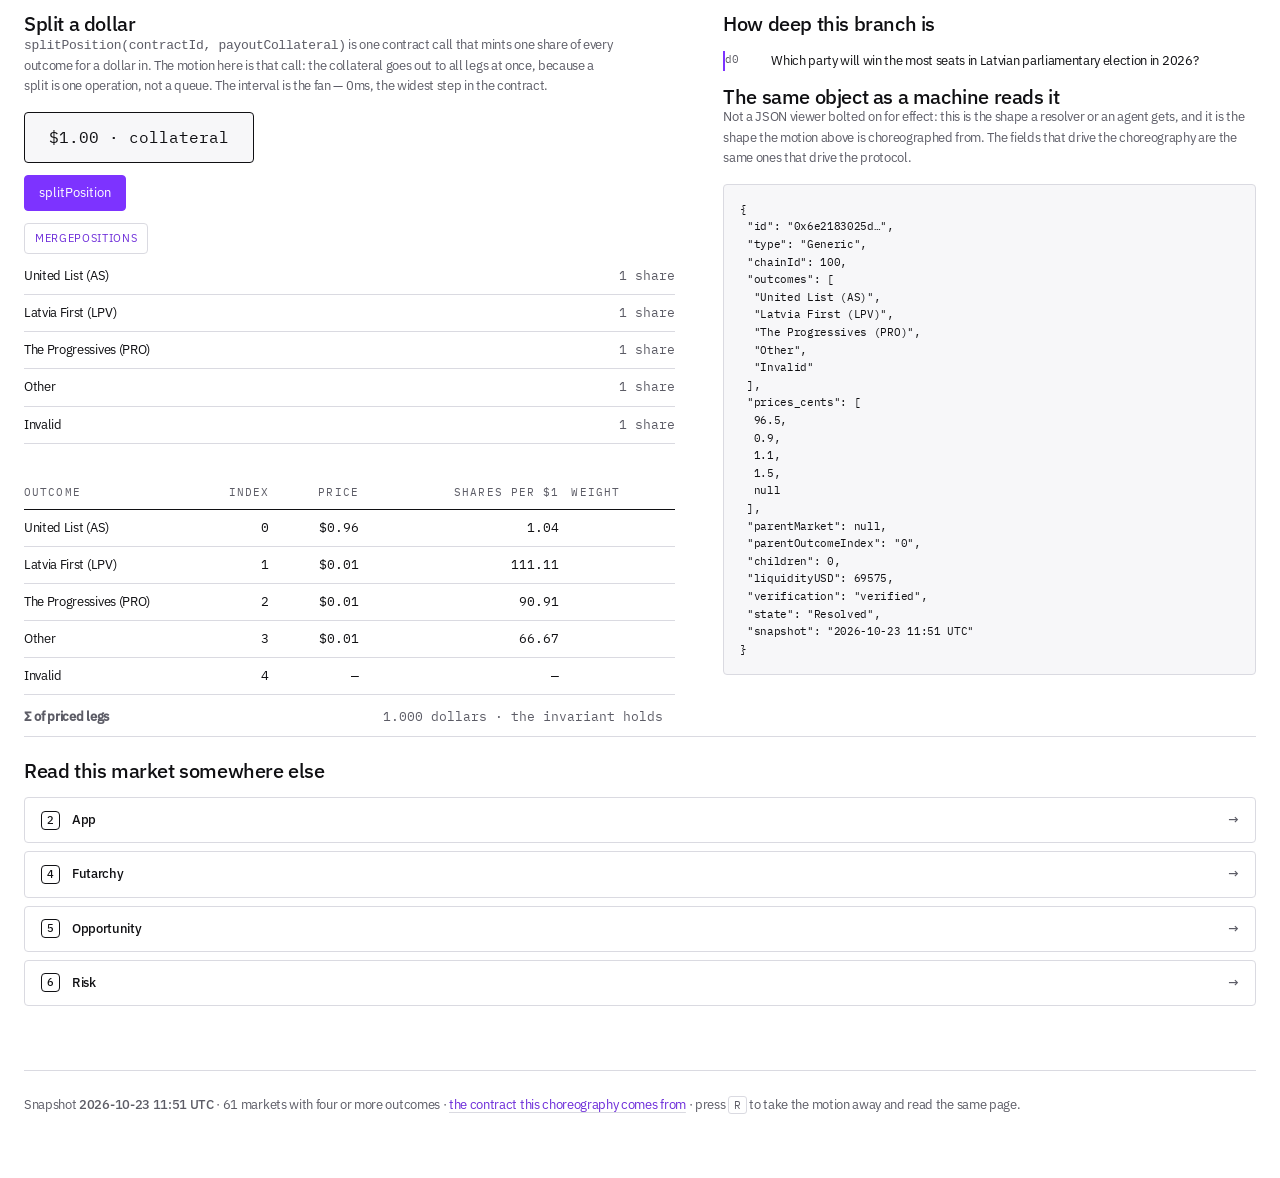
<file: deep/index.html>
<!DOCTYPE html>
<html lang="en" data-surface="deep">
<head>
<meta charset="utf-8">
<meta name="viewport" content="width=device-width, initial-scale=1">
<title>Deep — the wide branch · Seer, six interfaces</title>
<meta name="description" content="A market with six outcomes is not a longer list, it is a wider branch. Deep reads the legs, splits a dollar of collateral through the Conditional Tokens Framework, and refuses to morph between two different questions.">
<script src="../leg.js"></script>
<link rel="icon" href="../favicon.svg" sizes="any" type="image/svg+xml">
<link rel="stylesheet" href="../tokens.css">
<link rel="stylesheet" href="../fonts.css">
<link rel="stylesheet" href="../motion.css">
<link rel="stylesheet" href="../ui.css">
<link rel="stylesheet" href="deep.css">
</head>
<body>
<div id="surface-bar" class="vt-chrome"></div>

<main class="wrap">
  <div id="surface-depth"></div>

  <header class="masthead">
    <p class="eyebrow">Surface 3 of 6 · one protocol, read for breadth</p>
    <h1>Deep</h1>
    <p class="lede">A binary market is a coin. A market with six outcomes is a branch that has already
      split five times. Deep is the reading that counts the legs instead of hiding them behind a
      yes/no toggle — <b id="rail-count">—</b> markets in this snapshot have four outcomes or more.</p>
  </header>

  <section class="block" aria-labelledby="rail-h">
    <h2 id="rail-h">The wide branches</h2>
    <p class="blocknote">Ordered by liquidity. Picking one here changes the object, so nothing morphs —
      the contract only carries identity across a boundary when the same market is on both sides of it.
      Arriving from the market document is different: that leg does morph, and the three parts of the
      object that travel are named on this page too.</p>
    <div class="rail" id="rail"></div>
  </section>

  <section class="deep" id="stage" role="tabpanel" tabindex="0"></section>

  <footer id="snapshot"></footer>
</main>

<aside class="leg-badge" id="leg-badge" aria-hidden="true"></aside>

<script type="module">
import { load, boot, index, esc, money, pct, stateOf, spine, tagTravellers, disarm,
         reduced, animate, legBadge, dur, ROOT, announce, flagSubstitution, SURFACES } from '../shell.js';

const d = await load('markets', 'tree', 'charts', 'links', 'meta');
const [markets, tree, charts, links, meta] = [d.markets, d.tree, d.charts, d.links, d.meta];
const ix = index(markets, tree);
const wide = markets.filter((m) => (m.outs || []).length >= 4).sort((a, b) => b.liq - a.liq);

const wanted = new URLSearchParams(location.search).get('m');
let cur = ix.byId.get(wanted) || wide[0];
flagSubstitution(wanted, cur.id, `the ${wide.length} wide-branch markets this page reads`);
document.getElementById('rail-count').textContent = String(wide.length);

function railHTML() {
  /* A real tablist, because that is what it is: one tab focus stop, arrows to
     move, and the stage below named by whichever tab is selected. */
  return wide.slice(0, 24).map((m) => `<button type="button" role="tab" id="tab-${m.id}"
    aria-controls="stage" tabindex="${m.id === cur.id ? 0 : -1}"
    data-id="${m.id}" aria-selected="${m.id === cur.id}">
      <span class="num oc">${(m.outs || []).length}${m.no ? '+' : ''}</span>
      <span class="rn" title="${esc(m.name)} · 0x${esc(m.id)}…">${esc(m.name)}</span>
      <span class="num rl">${money(m.liq)}</span></button>`).join('');
}

function pathOf(m) {
  const path = [];
  let n = m, guard = 0;
  while (n && guard++ < 8) { path.unshift(n); n = ix.parentOf(n.id); }
  return path;
}

function ledgerHTML(m) {
  const rows = (m.outs || []).map((o, i) => {
    const v = m.odds ? m.odds[i] : null;
    return `<tr><td class="li">${esc(o)}</td><td class="num co">${i}</td>
      <td class="num px">${v == null ? '—' : '$' + (v / 100).toFixed(2)}</td>
      <td class="num sh">${v == null ? '—' : (100 / v).toFixed(2)}</td>
      <td><span class="leg-bar"><i style="width:${v || 0}%"></i></span></td></tr>`;
  }).join('');
  const sum = (m.odds || []).reduce((a, v) => a + (v || 0), 0);
  return `<table class="ledger"><caption class="visually-hidden">
      One dollar of collateral split across ${m.outs.length} outcome tokens</caption>
    <thead><tr><th scope="col">Outcome</th><th scope="col" class="num">Index</th>
      <th scope="col" class="num">Price</th><th scope="col" class="num">Shares per $1</th>
      <th scope="col">Weight</th></tr></thead><tbody>${rows}</tbody>
    <tfoot><tr><th scope="row" colspan="2">Σ of priced legs</th>
      <td class="num" colspan="3">${(sum / 100).toFixed(3)} dollars${
        Math.abs(sum - 100) > 0.5 ? ' · the missing cents are the legs with no pool, not a rounding error' : ' · the invariant holds'}</td>
    </tr></tfoot></table>`;
}

function stageHTML(m) {
  const st = stateOf(m), depth = ix.depthOf(m.id), kids = ix.kids.get(m.id) || [];
  const path = pathOf(m);
  const parent = ix.parentOf(m.id);
  const link = `https://app.seer.pm/markets/${m.ch}/${links?.[m.id] || ''}`;
  return `
  <div class="mktcard">
    <header class="mhead">
      <p class="eyebrow">Carried by leg <b data-legname>—</b> · ${path.length - 1} split${path.length - 1 === 1 ? '' : 's'} below the stem</p>
      <h2 class="mkt-name" data-vt="name">${esc(m.name)}</h2>
      <div class="metastrip">
        <span class="pill" data-k="${st.k}">${st.t}</span>
        <span class="num">${(m.outs || []).length} outcomes</span>
        <span class="num">${money(m.liq)} liquidity</span>
        <span class="num">chain ${m.ch}</span>
        <span class="num">verification ${esc(m.v || 'none')}</span>
        <span class="num" title="market id is truncated to 10 hex characters in this snapshot">id 0x${esc(m.id)}…</span>
        ${links?.[m.id] ? `<a class="out" href="${link}">open on Seer ↗</a>` : ''}
      </div>
    </header>
    <div class="pricecol">
      <p class="eyebrow">Outcome prices · one share pays $1</p>
      <p class="spinebox" data-vt="spine">${spine(charts, m.id)}</p>
      <div class="oddsgrid" data-vt="odds">
        ${(m.outs || []).map((o, i) => `<span class="og-row"><b>${esc(o)}</b>
          <i class="og-bar"><i style="width:${m.odds?.[i] || 0}%"></i></i>
          <em class="num">${pct(m.odds?.[i])}</em></span>`).join('')}
      </div>
    </div>
  </div>

  <div class="two">
    <section class="block">
      <h3>Split a dollar</h3>
      <p class="blocknote"><code>splitPosition(contractId, payoutCollateral)</code> is one contract call that
        mints one share of every outcome for a dollar in. The motion here is that call: the collateral goes
        out to all legs at once, because a split is one operation, not a queue. The interval is the fan —
        ${dur(5)}ms, the widest step in the contract.</p>
      <div class="splitter">
        <div class="collateral num" id="col">$1.00 · collateral</div>
        <button type="button" class="act" id="do-split">splitPosition</button>
        <button type="button" class="act ghost" id="do-merge">mergePositions</button>
        <ol class="minted" id="minted">
          ${(m.outs || []).map((o, i) => `<li><span>${esc(o)}</span><em class="num">1 share</em></li>`).join('')}
        </ol>
      </div>
      ${ledgerHTML(m)}
    </section>

    <section class="block">
      <h3>How deep this branch is</h3>
      <ol class="path">
        ${path.map((n, i) => `<li style="--d:${i}">
          <span class="num lvl">d${i}</span>
          ${i === path.length - 1 ? `<span class="nm">${esc(n.name)}</span>`
            : `<a class="nm" href="${ROOT}/m/?m=${n.id}&leg=back&from=deep">${esc(n.name)}</a>`}
          ${n.po != null && i > 0 ? `<span class="num cond">as outcome ${esc(String(n.po))} of the question above</span>` : ''}
        </li>`).join('')}
      </ol>
      ${kids.length ? `<p class="blocknote">This branch has ${kids.length} children of its own —
        <a href="${ROOT}/app/?leg=split&from=deep">the book shows them as depth</a>.</p>` : ''}
      <h3>The same object as a machine reads it</h3>
      <p class="blocknote">Not a JSON viewer bolted on for effect: this is the shape a resolver or an agent
        gets, and it is the shape the motion above is choreographed from. The fields that drive the
        choreography are the same ones that drive the protocol.</p>
      <pre class="agent">${esc(JSON.stringify({
        id: '0x' + m.id + '…', type: m.ty === 'G' ? 'Generic' : 'Futarchy', chainId: m.ch,
        outcomes: m.outs, prices_cents: m.odds, parentMarket: m.pm ? '0x' + m.pm + '…' : null,
        parentOutcomeIndex: m.po, children: kids.length, liquidityUSD: m.liq,
        verification: m.v, state: st.t, snapshot: meta.iso }, null, 1))}</pre>
    </section>
  </div>

  <section class="block">
    <h3>Read this market somewhere else</h3>
    <ul class="lateral">
      ${SURFACES.filter((s) => !['home', 'deep'].includes(s.key)).map((s) =>
        `<li><a href="${ROOT}/${s.href.split('/')[0]}/?m=${encodeURIComponent(m.id)}&leg=lateral&from=deep">
          <span class="slot-n">${s.n}</span>${esc(s.label)}<span class="arrow">→</span></a></li>`).join('')}
    </ul>
  </section>`;
}

function paint(carry) {
  const stage = document.getElementById('stage');
  if (!carry) disarm();
  stage.innerHTML = stageHTML(cur);
  const tab = document.getElementById(`tab-${cur.id}`);
  if (tab) stage.setAttribute('aria-labelledby', tab.id);
  else stage.removeAttribute('aria-labelledby');
  document.querySelector('[data-legname]').textContent =
    document.documentElement.dataset.leg === 'direct' ? 'a rail pick (no leg)' : document.documentElement.dataset.leg;
  tagTravellers(stage);
  const m = cur;
  stage.querySelector('#do-split').addEventListener('click', () => fan(m, 'out'));
  stage.querySelector('#do-merge').addEventListener('click', () => fan(m, 'in'));
  document.getElementById('snapshot').innerHTML =
    `Snapshot <b>${esc(meta.iso)}</b> · ${wide.length} markets with four or more outcomes · ` +
    `<a href="${ROOT}/contract/?leg=lateral&from=deep">the contract this choreography comes from</a> · ` +
    `press <span class="kbd">R</span> to take the motion away and read the same page.`;
  boot({ surface: 'deep', marketDepth: ix.depthOf(m.id) });
  legBadge();
}

/* The split, in code: one interval, all legs at once, outward. With motion
   reduced the ledger and the minted list are already on screen, so the button
   simply resolves to the end state — which is the same thing the animation
   was going to show. */
function fan(m, dir) {
  const col = document.getElementById('col');
  const legs = [...document.querySelectorAll('#minted li')];
  legs.forEach((n) => { n.hidden = false; });
  if (reduced()) { announce(dir === 'out' ? 'Collateral split into ' + legs.length + ' legs.' : 'Legs merged into collateral.'); return; }
  const out = dir === 'out';
  animate(col, out
    ? [{ transform: 'none', opacity: 1 }, { transform: 'scale(.9)', opacity: .45 }]
    : [{ transform: 'scale(.9)', opacity: .45 }, { transform: 'none', opacity: 1 }], { step: 5 });
  legs.forEach((n, i) => {
    const box = n.getBoundingClientRect(), c = col.getBoundingClientRect();
    const dx = (c.left + c.width / 2) - (box.left + box.width / 2);
    const dy = (c.top + c.height / 2) - (box.top + box.height / 2);
    animate(n, out
      ? [{ transform: `translate(${dx}px, ${dy}px) scale(.4)`, opacity: 0 }, { transform: 'none', opacity: 1 }]
      : [{ transform: 'none', opacity: 1 }, { transform: `translate(${dx}px, ${dy}px) scale(.4)`, opacity: 0 }],
      { step: 5 });
  });
  announce(out ? `splitPosition: one dollar minted ${legs.length} outcome tokens.`
    : 'mergePositions: the legs are collateral again.');
}

const rail = document.getElementById('rail');
rail.innerHTML = railHTML();
/* The role arrives with the tabs, not before them. A div authored as
   role="tablist" and filled by a module is, for a moment on a slow line, a
   tablist with no tabs — axe read that moment and called it critical, which is
   fair: an empty widget that promises arrow-key behaviour is worse than a plain
   list that has not arrived yet. */
if (rail.children.length) {
  rail.setAttribute('role', 'tablist');
  rail.setAttribute('aria-label', 'Markets with four or more outcomes');
}
rail.addEventListener('click', (e) => {
  const b = e.target.closest('button[data-id]');
  if (!b || b.dataset.id === cur.id) return;
  cur = ix.byId.get(b.dataset.id);
  /* A different market is a different object: the rail repaints without a
     transition rather than pretending one question turns into another. */
  paint(false);
  this.innerHTML = railHTML();
  /* The button that was just pressed no longer exists. Hand focus to its twin
     in the repaint, or a keyboard reader is left at the top of the document. */
  this.querySelector(`button[data-id="${CSS.escape(cur.id)}"]`)?.focus();
});
document.getElementById('rail').addEventListener('keydown', (e) => {
  const step = { ArrowRight: 1, ArrowLeft: -1 }[e.key];
  if (step === undefined && e.key !== 'Home' && e.key !== 'End') return;
  e.preventDefault();
  const tabs = [...e.currentTarget.querySelectorAll('[role="tab"]')];
  const at = Math.max(0, tabs.findIndex((t) => t.dataset.id === cur.id));
  const to = e.key === 'Home' ? 0 : e.key === 'End' ? tabs.length - 1
    : (at + step + tabs.length) % tabs.length;
  tabs[to].click();
});

paint(true);
</script>
</body>
</html>
</file>
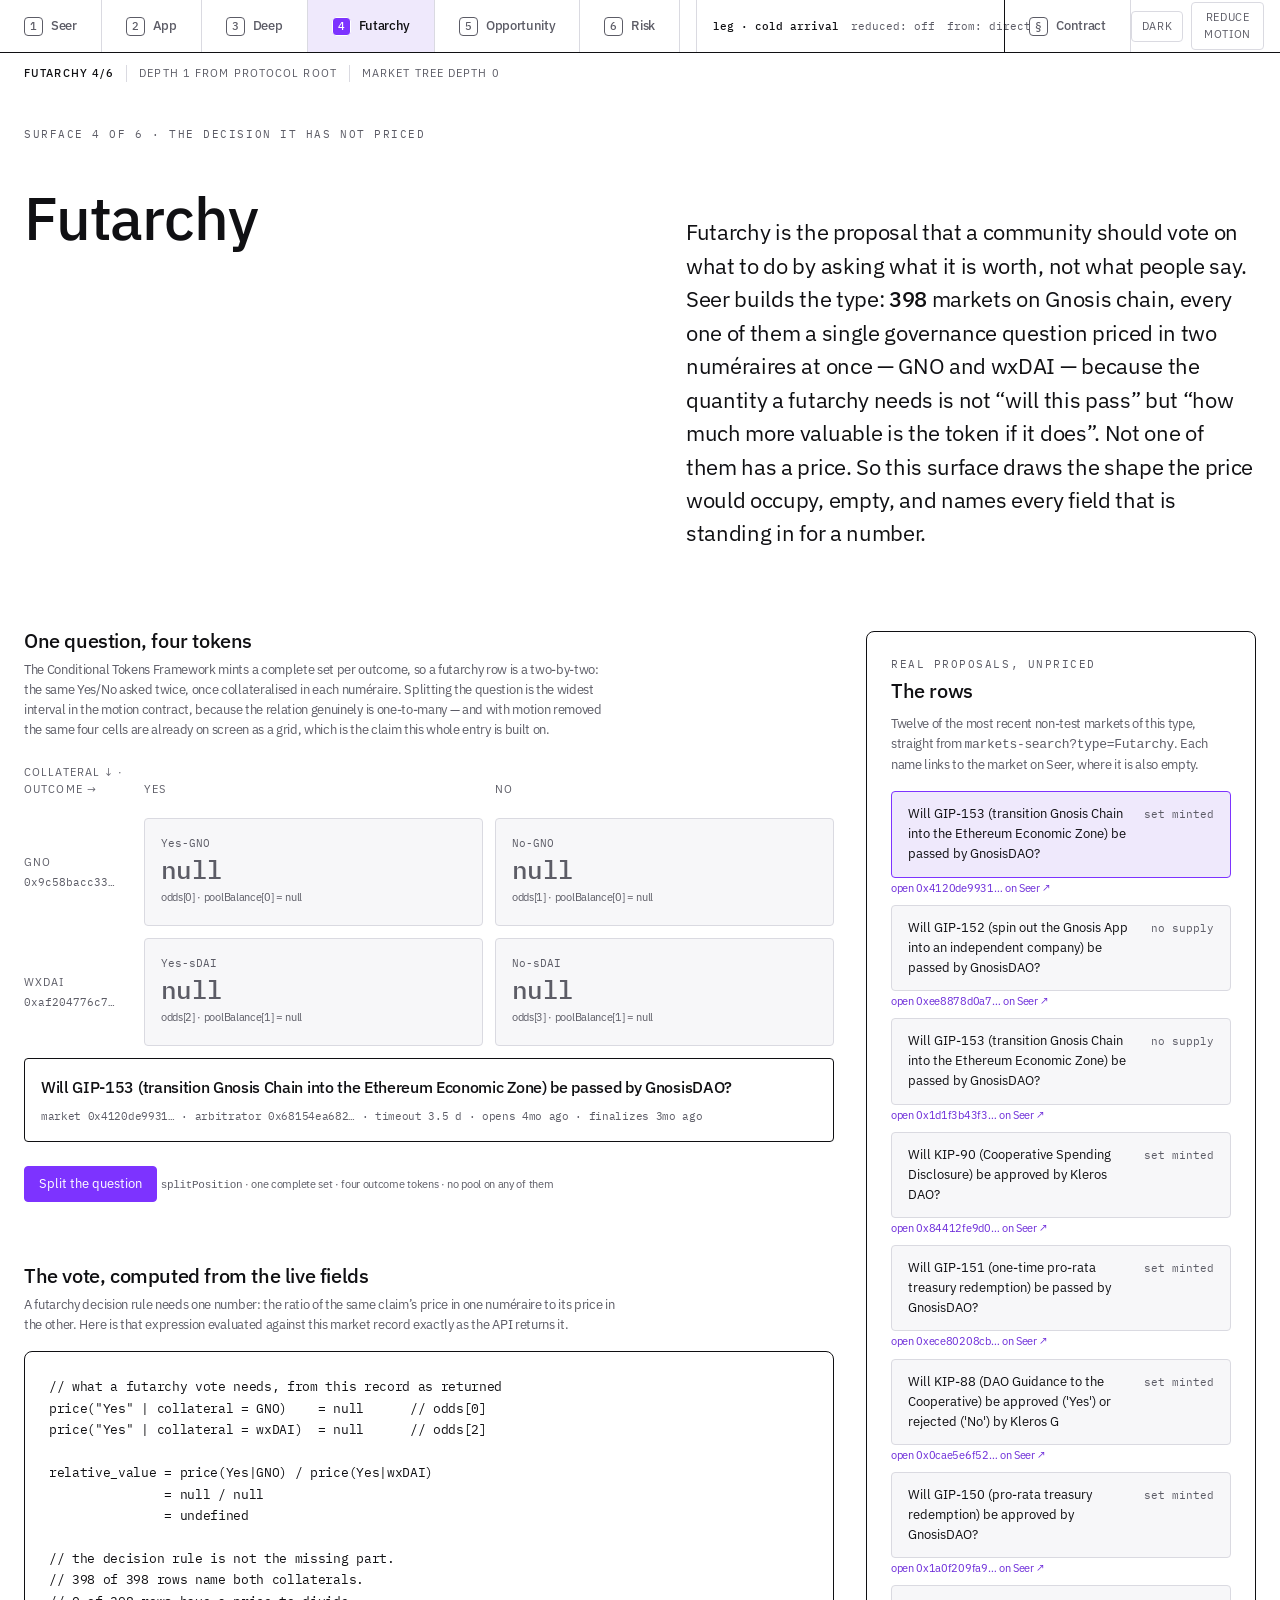
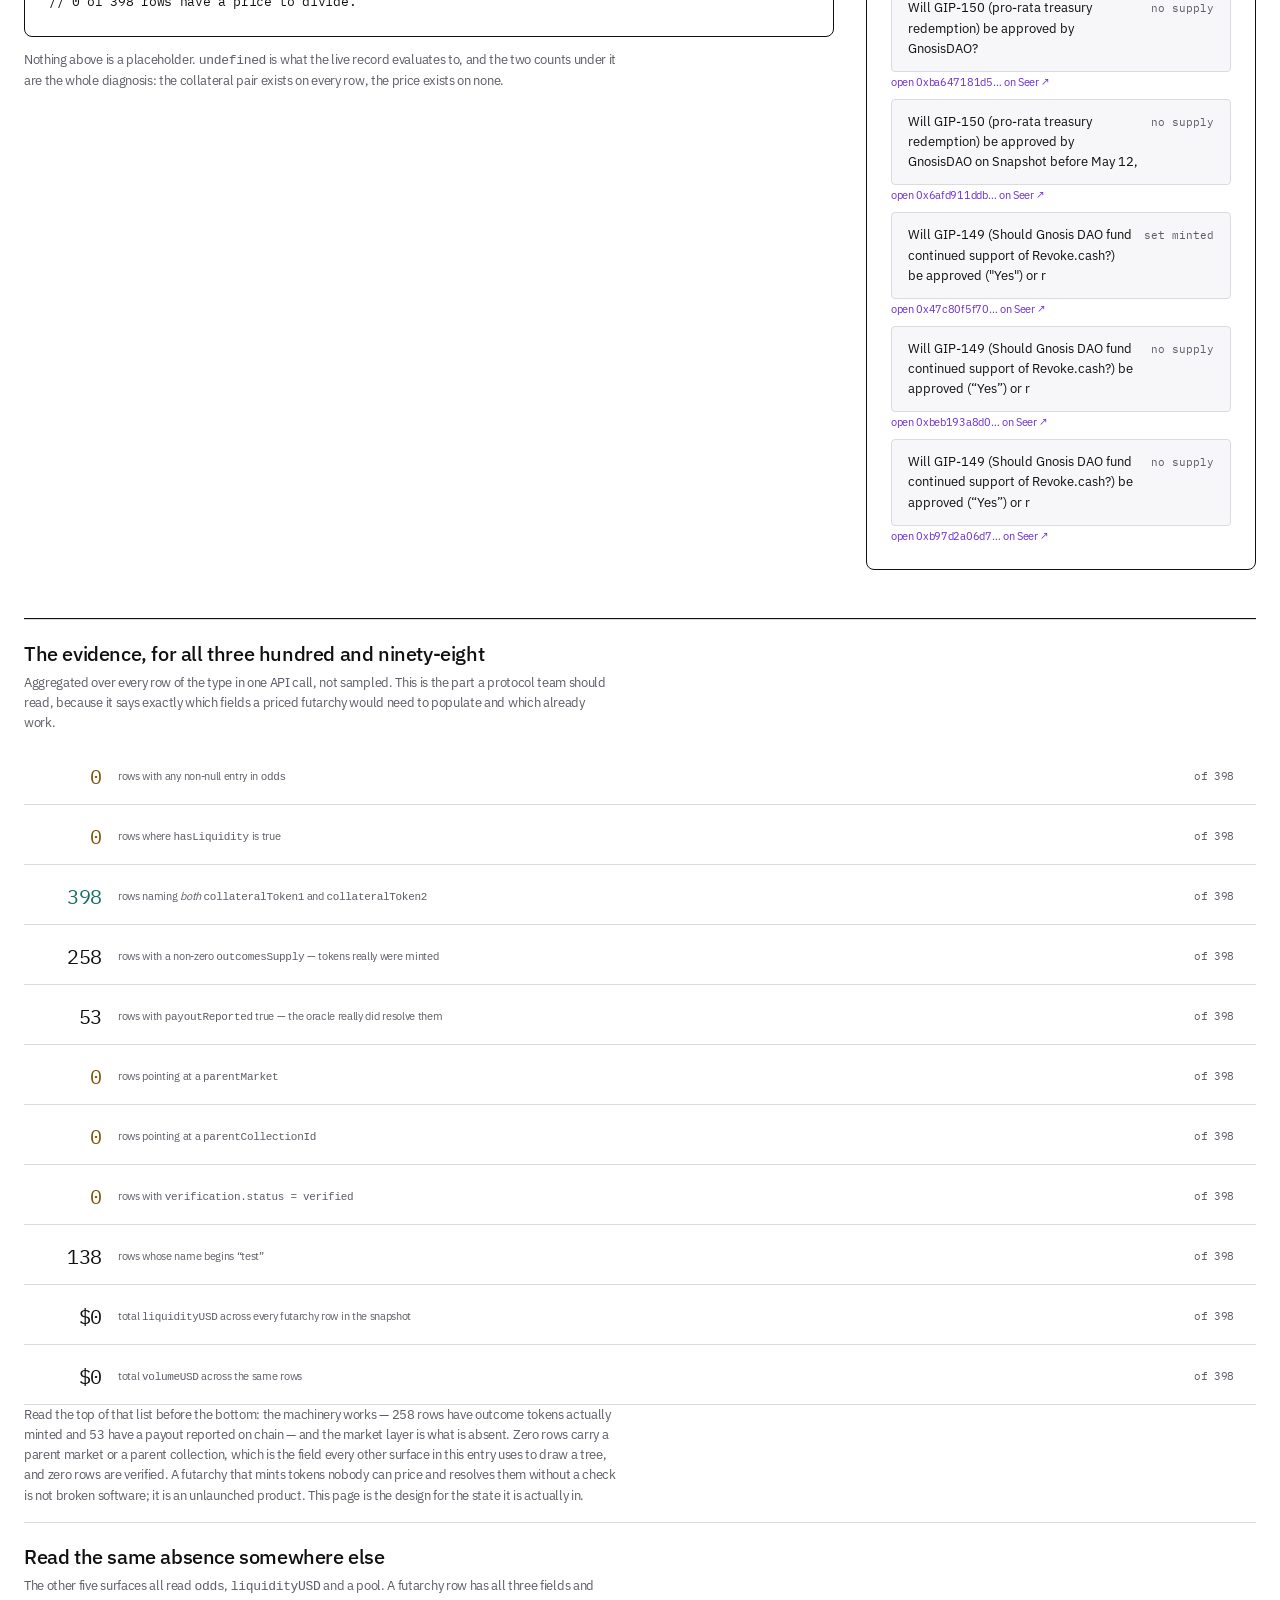
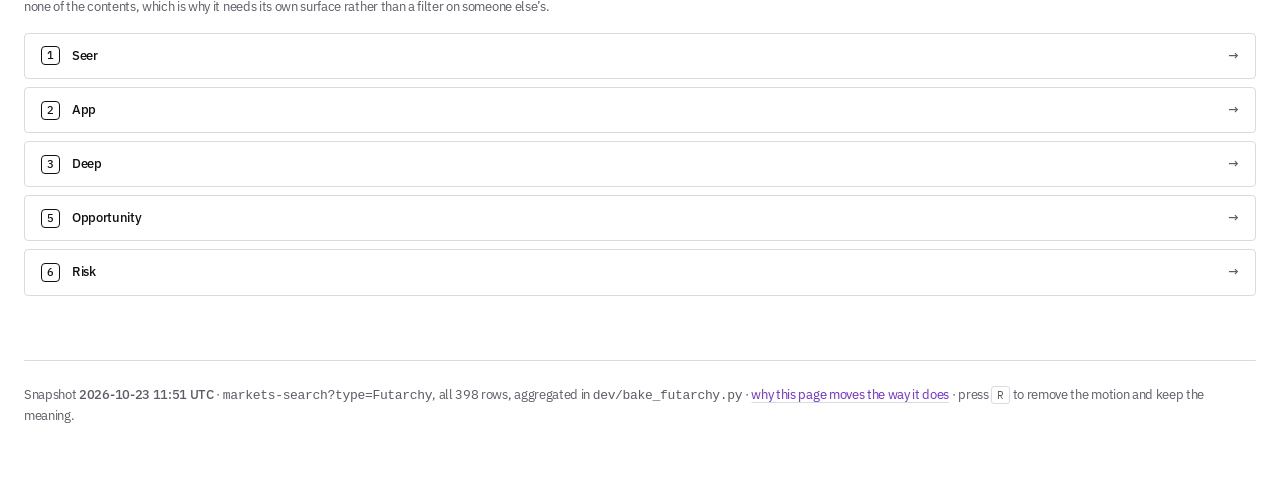
<file: futarchy/index.html>
<!DOCTYPE html>
<html lang="en" data-surface="futarchy">
<head>
<meta charset="utf-8">
<meta name="viewport" content="width=device-width, initial-scale=1">
<title>Futarchy — the surface with no price to draw · Seer, six interfaces</title>
<meta name="description" content="Seer ships a Futarchy market type: one governance question priced in two numéraires at once. All 398 of them have null odds, zero liquidity and a two-slot pool balance with nothing in either slot. This page draws the structure the price would occupy and refuses to invent one.">
<script src="../leg.js"></script>
<link rel="icon" href="../favicon.svg" sizes="any" type="image/svg+xml">
<link rel="stylesheet" href="../tokens.css">
<link rel="stylesheet" href="../fonts.css">
<link rel="stylesheet" href="../motion.css">
<link rel="stylesheet" href="../ui.css">
<link rel="stylesheet" href="futarchy.css">
</head>
<body>
<div id="surface-bar" class="vt-chrome"></div>

<main class="wrap">
  <div id="surface-depth"></div>

  <header class="masthead">
    <p class="eyebrow">Surface 4 of 6 · the decision it has not priced</p>
    <h1>Futarchy</h1>
    <p class="lede">Futarchy is the proposal that a community should vote on what to do by asking what it is
      worth, not what people say. Seer builds the type: <b id="n-fut">—</b> markets on Gnosis chain, every one
      of them a single governance question priced in two numéraires at once — GNO and wxDAI — because the
      quantity a futarchy needs is not “will this pass” but “how much more valuable is the token if it
      does”. Not one of them has a price. So this surface draws the shape the price would occupy, empty, and
      names every field that is standing in for a number.</p>
  </header>

  <div class="mktcard">
    <section class="block" style="border-top:0;padding-top:0" aria-labelledby="pair-h">
      <h2 id="pair-h">One question, four tokens</h2>
      <p class="blocknote">The Conditional Tokens Framework mints a complete set per outcome, so a futarchy
        row is a two-by-two: the same Yes/No asked twice, once collateralised in each numéraire. Splitting
        the question is the widest interval in the motion contract, because the relation genuinely is
        one-to-many — and with motion removed the same four cells are already on screen as a grid, which is
        the claim this whole entry is built on.</p>
      <div class="pair" id="pair"></div>
      <div class="proj" style="margin-top:var(--s-5)">
        <button type="button" class="act" id="do-split">Split the question</button>
        <span class="hint" style="font-size:var(--t-micro);color:var(--fg-mute)">
          <code>splitPosition</code> · one complete set · four outcome tokens · no pool on any of them</span>
      </div>

      <h2 style="margin-top:var(--s-8)">The vote, computed from the live fields</h2>
      <p class="blocknote">A futarchy decision rule needs one number: the ratio of the same claim’s price in
        one numéraire to its price in the other. Here is that expression evaluated against this market
        record exactly as the API returns it.</p>
      <pre class="formula" id="formula"></pre>
      <p class="blocknote" id="formulanote"></p>
    </section>

    <aside class="detail" aria-labelledby="props-h">
      <p class="eyebrow">Real proposals, unpriced</p>
      <h2 id="props-h">The rows</h2>
      <p class="blocknote" style="margin-bottom:var(--s-3)">Twelve of the most recent non-test markets of
        this type, straight from <code>markets-search?type=Futarchy</code>. Each name links to the market on
        Seer, where it is also empty.</p>
      <ul class="props" id="props"></ul>
    </aside>
  </div>

  <section class="block" aria-labelledby="ev-h">
    <h2 id="ev-h">The evidence, for all three hundred and ninety-eight</h2>
    <p class="blocknote">Aggregated over every row of the type in one API call, not sampled. This is the part
      a protocol team should read, because it says exactly which fields a priced futarchy would need to
      populate and which already work.</p>
    <ul class="ev" id="ev"></ul>
    <p class="blocknote" id="evnote"></p>
  </section>

  <section class="block">
    <h2>Read the same absence somewhere else</h2>
    <p class="blocknote">The other five surfaces all read <code>odds</code>, <code>liquidityUSD</code> and a
      pool. A futarchy row has all three fields and none of the contents, which is why it needs its own
      surface rather than a filter on someone else’s.</p>
    <ul class="lateral" id="lateral"></ul>
  </section>

  <footer id="snapshot"></footer>
</main>

<aside class="leg-badge" id="leg-badge" aria-hidden="true"></aside>

<script type="module">
import { load, boot, esc, money, ago, finalizesText, tagTravellers, disarm, animate, reduced,
         legBadge, ROOT, announce, SURFACES } from '../shell.js';

const d = await load('futarchy', 'markets', 'meta');
const [FUT, markets, meta] = [d.futarchy, d.markets, d.meta];
const rows = FUT.sample;
const now = Date.now() / 1000;

const $ = (id) => document.getElementById(id);
let cur = rows[0];
$('n-fut').textContent = String(FUT.count);

function pairHTML() {
  const heads = ['Yes', 'No'];
  const sides = [['GNO', cur.c1], ['wxDAI', cur.c2]];
  const cells = sides.flatMap(([nm, tok], r) => [
    `<span class="side">${esc(nm)}<span class="tok num">0x${tok}…</span></span>`,
    ...heads.map((h, c) => {
      const i = r * 2 + c;
      return `<span class="cell" data-i="${i}">
        <span class="tok num">${esc(cur.out[i] || `${h}-${nm}`)}</span>
        <span class="pr num" data-null="1">null</span>
        <span class="why">odds[${i}] · poolBalance[${r}] = ${JSON.stringify(cur.pb[r])}</span></span>`;
    })
  ]);
  return `<span class="corner">collateral ↓ · outcome →</span>
    <span class="head">Yes</span><span class="head">No</span>${cells.join('')}
    <span class="stem" id="stem">
      <span class="q mkt-name" data-vt="name">${esc(cur.nm)}</span>
      <span class="meta">market 0x${esc(cur.id)}… · arbitrator 0x${esc(cur.ar)}… ·
        timeout ${(cur.to / 86400).toFixed(1)} d · opens ${ago(cur.o)} · ${esc(finalizesText(cur.f))}</span>
    </span>`;
}

function formulaText() {
  const g = cur.od?.[0] ?? null, s = cur.od?.[2] ?? null;
  return [
    `// what a futarchy vote needs, from this record as returned`,
    `price("Yes" | collateral = GNO)    = ${g}      // odds[0]`,
    `price("Yes" | collateral = wxDAI)  = ${s}      // odds[2]`,
    ``,
    `relative_value = price(Yes|GNO) / price(Yes|wxDAI)`,
    `               = ${g} / ${s}`,
    `               = undefined`,
    ``,
    `// the decision rule is not the missing part.`,
    `// ${FUT.fields.twoCollaterals} of ${FUT.count} rows name both collaterals.`,
    `// ${FUT.fields.priced} of ${FUT.count} rows have a price to divide.`
  ].join('\n');
}

function propsHTML() {
  return rows.map((r) => `<li>
    <button type="button" data-id="${r.id}" aria-current="${r.id === cur.id}">
      <span class="pp">${esc(r.nm)}</span>
      <span class="pm num">${r.sup ? 'set minted' : 'no supply'}</span></button>
    <a href="https://app.seer.pm/markets/${r.ch}/${encodeURIComponent(r.slug)}"
       rel="noopener">open 0x${r.id}… on Seer ↗</a></li>`).join('');
}

const COUNTS = [
  ['priced', 'rows with any non-null entry in <code>odds</code>'],
  ['withLiquidity', 'rows where <code>hasLiquidity</code> is true'],
  ['twoCollaterals', 'rows naming <em>both</em> <code>collateralToken1</code> and <code>collateralToken2</code>'],
  ['withSupply', 'rows with a non-zero <code>outcomesSupply</code> — tokens really were minted'],
  ['reported', 'rows with <code>payoutReported</code> true — the oracle really did resolve them'],
  ['nonzeroParentMarket', 'rows pointing at a <code>parentMarket</code>'],
  ['nonzeroParentCollection', 'rows pointing at a <code>parentCollectionId</code>'],
  ['verified', 'rows with <code>verification.status = verified</code>'],
  ['testNamed', 'rows whose name begins “test”']
];
$('ev').innerHTML = COUNTS.map(([k, t]) => {
  const v = FUT.fields[k];
  return `<li><span class="n num" data-zero="${v === 0 ? 1 : 0}"
      data-all="${v === FUT.count ? 1 : 0}">${v}</span>
    <span class="t">${t}</span>
    <span class="f">of ${FUT.count}</span></li>`;
}).join('') +
  `<li><span class="n num">${money(FUT.fields.liquidityUSD)}</span>
     <span class="t">total <code>liquidityUSD</code> across every futarchy row in the snapshot</span>
     <span class="f">of ${FUT.count}</span></li>
   <li><span class="n num">${money(FUT.fields.volumeUSD)}</span>
     <span class="t">total <code>volumeUSD</code> across the same rows</span>
     <span class="f">of ${FUT.count}</span></li>`;

$('evnote').innerHTML = `Read the top of that list before the bottom: the machinery works —
  ${FUT.fields.withSupply} rows have outcome tokens actually minted and ${FUT.fields.reported} have a payout
  reported on chain — and the market layer is what is absent. Zero rows carry a parent market or a parent
  collection, which is the field every other surface in this entry uses to draw a tree, and zero rows are
  verified. A futarchy that mints tokens nobody can price and resolves them without a check is not broken
  software; it is an unlaunched product. This page is the design for the state it is actually in.`;

function paint() {
  $('pair').innerHTML = pairHTML();
  $('formula').textContent = formulaText();
  $('formulanote').innerHTML = `Nothing above is a placeholder. <code>undefined</code> is what the live
    record evaluates to, and the two counts under it are the whole diagnosis: the collateral pair exists on
    every row, the price exists on none.`;
  disarm();
  tagTravellers($('pair'));
}

/* One question → four tokens, from the stem outward, all at once: the widest
   interval in the contract because the relation genuinely is one-to-many. */
function split() {
  const stem = $('stem'), cells = [...document.querySelectorAll('#pair .cell')];
  if (reduced()) { announce('Split into four outcome tokens.'); return; }
  const c = stem.getBoundingClientRect();
  cells.forEach((n) => {
    const b = n.getBoundingClientRect();
    animate(n, [
      { transform: `translate(${c.left + c.width / 2 - (b.left + b.width / 2)}px, ${c.top + c.height / 2 - (b.top + b.height / 2)}px) scale(.35)`, opacity: 0 },
      { transform: 'none', opacity: 1 }
    ], { step: 5 });
  });
  animate(stem, [{ transform: 'none', opacity: 1 }, { transform: 'scale(.94)', opacity: .5 },
    { transform: 'none', opacity: 1 }], { step: 5 });
  announce('splitPosition: one question minted four outcome tokens, none of them priced.');
}

$('props').innerHTML = propsHTML();
$('props').addEventListener('click', (e) => {
  const b = e.target.closest('button[data-id]');
  if (!b || b.dataset.id === cur.id) return;
  cur = rows.find((r) => r.id === b.dataset.id);
  document.querySelectorAll('#props button').forEach((n) =>
    n.setAttribute('aria-current', String(n.dataset.id === cur.id)));
  paint();
  announce(`${cur.nm}: the pair is still empty.`);
});
$('do-split').addEventListener('click', split);

$('lateral').innerHTML = SURFACES.filter((s) => s.key !== 'futarchy').map((s) => {
  const u = new URL(`${ROOT}/${s.href}`, location.href);
  u.searchParams.set('leg', 'lateral'); u.searchParams.set('from', 'futarchy');
  const slow = new URLSearchParams(location.search).get('slow');
  if (slow) u.searchParams.set('slow', slow);
  return `<li><a href="${u.pathname}${u.search}"><span class="slot-n">${s.n}</span>${esc(s.label)}<span class="arrow">→</span></a></li>`;
}).join('');

$('snapshot').innerHTML =
  `Snapshot <b>${esc(meta.iso)}</b> · <code>markets-search?type=Futarchy</code>, all ${FUT.count} rows, ` +
  `aggregated in <code>dev/bake_futarchy.py</code> · ` +
  `<a href="${ROOT}/contract/?leg=lateral&from=futarchy">why this page moves the way it does</a> · ` +
  `press <span class="kbd">R</span> to remove the motion and keep the meaning.`;
legBadge();

paint();
boot({ surface: 'futarchy', marketDepth: 0 });
</script>
</body>
</html>
</file>
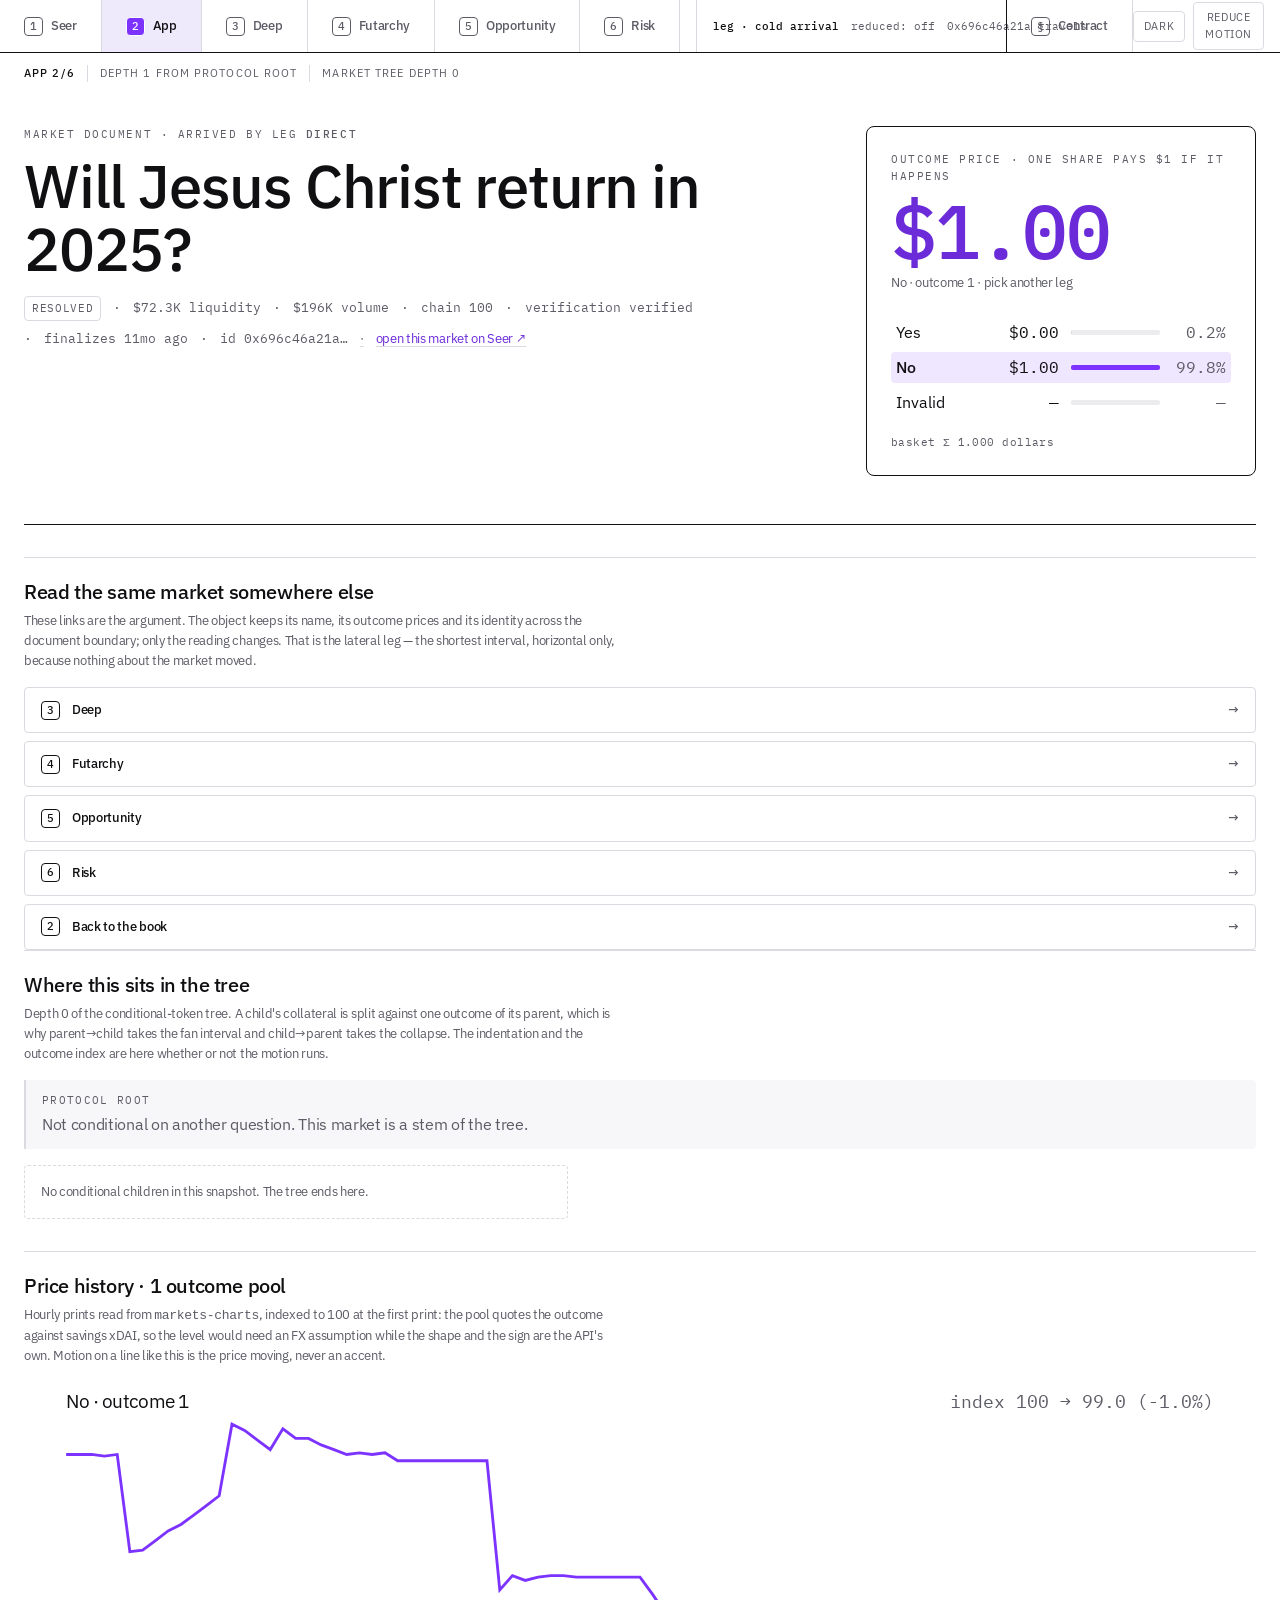
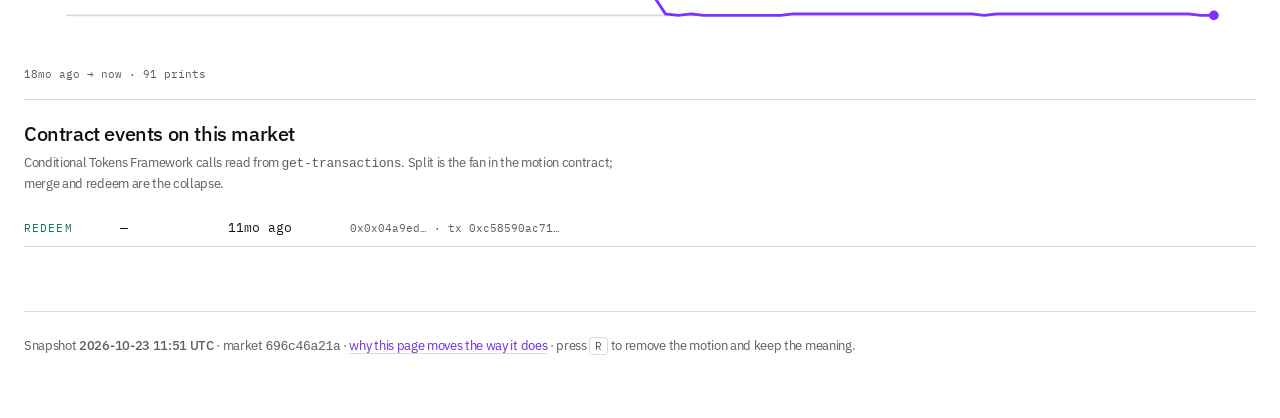
<file: m/index.html>
<!DOCTYPE html>
<html lang="en" data-surface="app">
<head>
<meta charset="utf-8">
<meta name="viewport" content="width=device-width, initial-scale=1">
<title>One market, six readings · Seer</title>
<meta name="description" content="A single conditional-token market as its own document: the same object the explorer listed, the same object Deep, Risk and Opportunity read.">
<script src="../leg.js"></script>
<link rel="icon" href="../favicon.svg" sizes="any" type="image/svg+xml">
<link rel="stylesheet" href="../tokens.css">
<link rel="stylesheet" href="../fonts.css">
<link rel="stylesheet" href="../motion.css">
<link rel="stylesheet" href="../ui.css">
<link rel="stylesheet" href="market.css">
</head>
<body>
<div id="surface-bar" class="vt-chrome"></div>

<main class="wrap" id="stage">
  <div id="surface-depth"></div>
  <p class="loading num">reading the book…</p>
</main>

<aside class="leg-badge" id="leg-badge" aria-hidden="true"></aside>

<script type="module">
/* Static imports, on purpose. A cross-document view transition snapshots the
   incoming document once it is ready to paint; if the market arrived by an
   awaited fetch, the first paint would be an empty shell and the object would
   visibly fail to survive the boundary. The module graph is part of loading. */
import { MARKETS } from '../data/markets.js';
import { TREE } from '../data/tree.js';
import { CHARTS } from '../data/charts.js';
import { EVENTS } from '../data/events.js';
import { LINKS } from '../data/links.js';
import { META } from '../data/meta.js';
import { boot, index, esc, money, pct, stateOf, ago, finalizesText, seerURL, ROOT, legBadge,
         reduced, announce, tagTravellers, flagSubstitution, SURFACES } from '../shell.js';

const ix = index(MARKETS, TREE);
const id = new URLSearchParams(location.search).get('m');
const m = ix.byId.get(id) || MARKETS[0];
flagSubstitution(id, m.id, `the ${MARKETS.length} markets in this snapshot`);
document.title = `${m.name} · Seer`;

const st = stateOf(m), depth = ix.depthOf(m.id), parent = ix.parentOf(m.id);
const kids = ix.kids.get(m.id) || [];
const series = CHARTS?.[m.id];
const priced = (m.odds || []).map((v, i) => [v, i]).filter(([v]) => v != null);
/* The headline is the market's current answer, not its first row: outcome 0 is
   often the losing leg of a resolved question. */
const lead = priced.length ? priced.reduce((a, b) => (b[0] > a[0] ? b : a))[1] : -1;
let sel = lead;
const events = (EVENTS || []).filter((e) => e.mid === m.id);
const shown = (m.outs || []).length;

function priceBlock() {
  const legs = (m.outs || []).map((o, i) => {
    const v = m.odds ? m.odds[i] : null;
    return `<li><button type="button" class="leg${i === sel ? ' lead' : ''}" data-i="${i}"
      ${i === sel ? 'aria-current="true"' : ''}
      aria-label="${esc(o)}, ${(m.odds?.[i] ?? 0).toFixed(1)} percent">
      <span class="leg-o">${esc(o)}</span>
      <span class="leg-p num">${v == null ? '—' : '$' + (v / 100).toFixed(2)}</span>
      <span class="leg-bar"><i style="width:${v || 0}%"></i></span>
      <span class="leg-s num">${pct(v)}</span></button></li>`;
  }).join('');
  const v = m.odds ? m.odds[sel] : null;
  return `<div class="pricecard">
    <p class="eyebrow">Outcome price · one share pays $1 if it happens</p>
    <p class="bigprice num" data-vt="spine">${v != null ? '$' + (v / 100).toFixed(2) : 'no price yet'}</p>
    <p class="bignm">${v != null
      ? `${esc(m.outs[sel])} · outcome ${sel} · pick another leg`
      : 'nothing is priced in this snapshot'}</p>
    <ul class="legs" data-vt="odds">${legs}</ul>
    <p class="sumcheck num">basket Σ ${((m.odds || []).reduce((a, x) => a + (x || 0), 0) / 100).toFixed(3)} dollars
      ${m.no ? `· ${shown} of ${m.no} outcomes shown` : ''}</p>
  </div>`;
}

/* Picking a leg is a price change, so it takes the price interval: vertical
   only, direction from the sign, displacement from the magnitude. */
function paintPrice() {
  const el = document.querySelector('.pricecard');
  const from = parseFloat(document.querySelector('.bigprice').textContent.replace('$', '')) || 0;
  el.outerHTML = priceBlock();
  const big = document.querySelector('.bigprice');
  const to = (m.odds?.[sel] ?? 0) / 100;
  tagTravellers(document.querySelector('.mktcard'));
  if (reduced() || !isFinite(from)) return;
  big.classList.add('price-tick');
  big.style.setProperty('--tick-from',
    `${(to >= from ? 1 : -1) * Math.min(Math.abs(to - from) * 2.4, 1.1)}em`);
}

function treeBlock() {
  const up = parent
    ? `<a class="edge up" href="${ROOT}/m/?m=${parent.id}&leg=back&from=m">
        <span class="lbl">parent question · d${ix.depthOf(parent.id)}</span>
        <span class="nm">${esc(parent.name)}</span>
        <span class="num">${pct(parent.odds?.find((v) => v != null))} · ${money(parent.liq)}</span></a>`
    : `<div class="edge up root"><span class="lbl">protocol root</span>
        <span class="nm">Not conditional on another question. This market is a stem of the tree.</span></div>`;
  const out = kids.length
    ? `<ol class="fan">${kids.map((k) => {
        const c = ix.byId.get(k);
        if (!c) return '';
        return `<li><a href="${ROOT}/m/?m=${k}&leg=split&from=m">
          <span class="co num">outcome ${esc(String(c.po))}</span>
          <span class="nm">${esc(c.name)}</span>
          <span class="num">${pct(c.odds?.find((v) => v != null))} · ${money(c.liq)}</span></a></li>`;
      }).join('')}</ol>`
    : `<p class="empty">No conditional children in this snapshot. The tree ends here.</p>`;
  return `<section class="block"><h2>Where this sits in the tree</h2>
    <p class="blocknote">Depth ${depth} of the conditional-token tree. A child's collateral is split against one
      outcome of its parent, which is why parent→child takes the fan interval and child→parent takes the
      collapse. The indentation and the outcome index are here whether or not the motion runs.</p>${up}${out}</section>`;
}

function mini(w, h, pad, s) {
  const pts = s.s || [];
  if (pts.length < 2) return '';
  const vals = pts.map((p) => p[1]);
  const lo = Math.min(...vals), hi = Math.max(...vals), rg = hi - lo || 1;
  const X = (i) => pad + (i / (pts.length - 1)) * (w - pad * 2);
  const Y = (v) => h - pad - ((v - lo) / rg) * (h - pad * 2);
  const d = pts.map((p, i) => `${i ? 'L' : 'M'}${X(i).toFixed(1)} ${Y(p[1]).toFixed(1)}`).join(' ');
  const name = (m.outs || [])[s.oi ?? 0] || s.t0;
  const idx = pts.map((p) => (p[1] / pts[0][1]) * 100);
  const chg = ((pts[pts.length - 1][1] / pts[0][1]) - 1) * 100;
  return `<svg viewBox="0 0 ${w} ${h}" class="chart" role="img"
    aria-label="${esc(name)} price moved ${chg.toFixed(1)} percent across ${pts.length} hourly prints">
    <line x1="${pad}" y1="${h - pad}" x2="${w - pad}" y2="${h - pad}" class="ax"/>
    <text x="${pad}" y="16" class="ct">${esc(name)} · outcome ${s.oi ?? '?'}</text>
    <text x="${w - pad}" y="16" class="cr num" text-anchor="end">index 100 → ${idx[idx.length - 1].toFixed(1)} (${chg >= 0 ? '+' : ''}${chg.toFixed(1)}%)</text>
    <path class="line" d="${d}"/>
    <circle cx="${X(pts.length - 1)}" cy="${Y(pts[pts.length - 1][1])}" r="3"/></svg>`;
}

function chartBlock() {
  if (!series) return `<section class="block"><h2>Price history</h2>
    <p class="empty">No Swapr pool in this snapshot, so there is no history to draw. Every market in this
    entry that shows a line has one; none of the lines are invented.</p></section>`;
  const w = 760, h = 170, pad = 26;
  return `<section class="block"><h2>Price history · ${series.length} outcome pool${series.length > 1 ? 's' : ''}</h2>
    <p class="blocknote">Hourly prints read from <code>markets-charts</code>, indexed to 100 at the first
    print: the pool quotes the outcome against savings xDAI, so the level would need an FX assumption while the
    shape and the sign are the API's own. Motion on a line like this is the price moving, never an accent.</p>
    <div class="chartwrap">${series.map((s) => mini(w, h, pad, s)).join('')}</div>
    <p class="axis num">${series[0] ? `${ago(series[0].s[0][0])} → now · ${series[0].s.length} prints` : ''}</p></section>`;
}

const link = seerURL(m, LINKS);
document.getElementById('stage').innerHTML = `
  <div id="surface-depth"></div>
  <div class="mktcard">
    <header class="mhead">
      <p class="eyebrow">Market document · arrived by leg <b data-legname>lateral</b></p>
      <h1 class="mkt-name" data-vt="name">${esc(m.name)}</h1>
      <div class="metastrip">
        <span class="pill" data-k="${st.k}">${st.t}</span>
        <span class="num">${money(m.liq)} liquidity</span>
        <span class="num">${money(m.vol)} volume</span>
        <span class="num">chain ${m.ch}</span>
        <span class="num">verification ${esc(m.v || 'none')}</span>
        <span class="num">${esc(finalizesText(m.f))}</span>
        <span class="num" title="market id is truncated to 10 hex characters in this snapshot">id 0x${esc(m.id)}…</span>
        ${link ? `<a class="out" href="${link}">open this market on Seer ↗</a>` : ''}
      </div>
    </header>
    <div class="col-a">${priceBlock()}</div>
  </div>

  <div class="grid">
    <div class="col-b">
      <section class="block">
        <h2>Read the same market somewhere else</h2>
        <p class="blocknote">These links are the argument. The object keeps its name, its outcome prices and its
          identity across the document boundary; only the reading changes. That is the lateral leg — the shortest
          interval, horizontal only, because nothing about the market moved.</p>
        <ul class="lateral">
          ${SURFACES.filter((s) => !['home', 'app'].includes(s.key)).map((s) =>
            `<li><a href="${ROOT}/${s.href.split('/')[0]}/?m=${encodeURIComponent(m.id)}&leg=lateral&from=m">
              <span class="slot-n">${s.n}</span>${esc(s.label)}<span class="arrow">→</span></a></li>`).join('')}
          <li><a href="${ROOT}/app/?leg=back&from=m"><span class="slot-n">2</span>Back to the book<span class="arrow">→</span></a></li>
        </ul>
      </section>
      ${treeBlock()}
    </div>
  </div>

  ${chartBlock()}

  ${events.length ? `<section class="block"><h2>Contract events on this market</h2>
    <p class="blocknote">Conditional Tokens Framework calls read from <code>get-transactions</code>. Split is the
      fan in the motion contract; merge and redeem are the collapse.</p>
    <ul class="events">${events.slice(0, 12).map((e) =>
      `<li><span class="ek num" data-k="${e.k}">${e.k}</span>
        <span class="num">${e.amt != null ? money(e.amt) : '—'}</span>
        <span class="num">${esc(ago(e.t))}</span>
        <span class="who num" title="account and transaction hash truncated in this snapshot">0x${esc(e.who)}… · tx 0x${esc(e.tx)}…</span></li>`).join('')}</ul></section>` : ''}

  <footer id="snapshot"></footer>`;

document.getElementById('snapshot').innerHTML =
  `Snapshot <b>${esc(META.iso)}</b> · market <code>${esc(m.id)}</code> · ` +
  `<a href="${ROOT}/contract/?leg=lateral&from=m">why this page moves the way it does</a> · ` +
  `press <span class="kbd">R</span> to remove the motion and keep the meaning.`;

/* An address asking for a market this bake never saw is not an error — it is
   what /app/?live=1 produces, where a market newer than the snapshot exists.
   Silently substituting the deepest row would be the one lie this document
   could tell, so it says which market it is holding and where the other one is. */
if (id && !ix.byId.has(id)) {
  document.getElementById('stage').insertAdjacentHTML('afterbegin',
    `<p class="blocknote livenote">This address asks for market <code>${esc(id)}</code>, which is not in the
      <b>${esc(META.iso)}</b> bake — the book has moved since. What follows is the first market the bake does
      hold, so the page is never blank: the tree, the price block and the CTF calls are all real, just not the
      ones for the market you asked for. <a href="${ROOT}/app/?live=1">The explorer reads the live book</a> and
      can name markets this file has never seen.</p>`);
}

/* One element per name, or the transition is discarded. tagTravellers assigns
   the four names the explorer armed on the row that just moved. */
tagTravellers(document.querySelector('.mktcard'));

document.querySelector('.legs').addEventListener('click', (e) => {
  const b = e.target.closest('.leg');
  if (!b) return;
  const i = +b.dataset.i;
  if (i === sel || m.odds?.[i] == null) return;
  sel = i;
  paintPrice();
  announce(`${m.outs[i]}: ${(m.odds[i] / 100).toFixed(2)} dollars per share.`);
});

boot({ surface: 'app', marketDepth: depth });
document.querySelector('[data-legname]').textContent = document.documentElement.dataset.leg;

legBadge({ tail: `0x${m.id} travels` });

/* The one animation allowed inside the object: vertical, signed by the delta,
   displaced by its magnitude. */
if (series && !reduced()) {
  const el = document.querySelector('.bigprice');
  const pts = series[0]?.s || [];
  if (el && pts.length > 1) {
    const d = (pts[pts.length - 1][1] - pts[pts.length - 2][1]) / pts[pts.length - 2][1];
    el.classList.add('price-tick');
    el.style.setProperty('--tick-from', `${(d >= 0 ? 1 : -1) * Math.min(Math.abs(d) * 8, 0.85)}em`);
  }
}
announce(`${m.name}. Depth ${depth} of the conditional tree. ${kids.length} children.`);
</script>
</body>
</html>
</file>
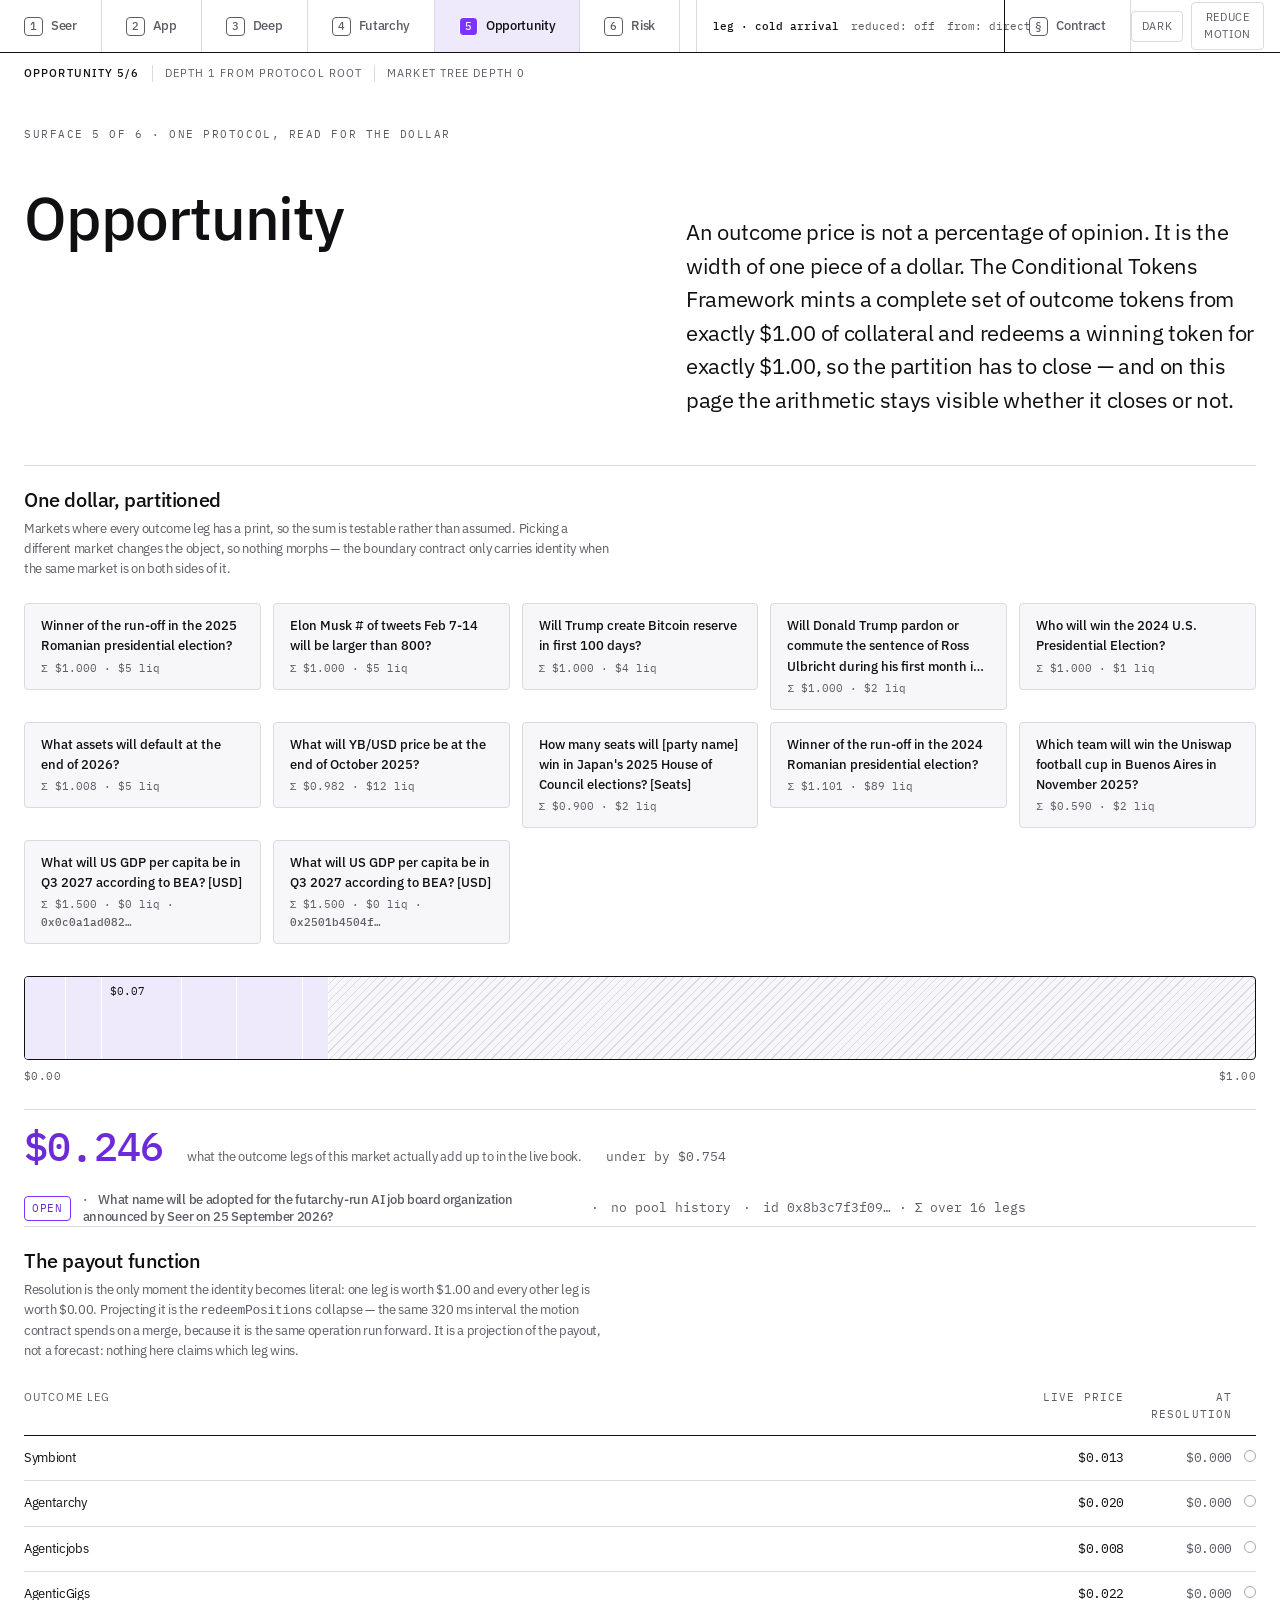
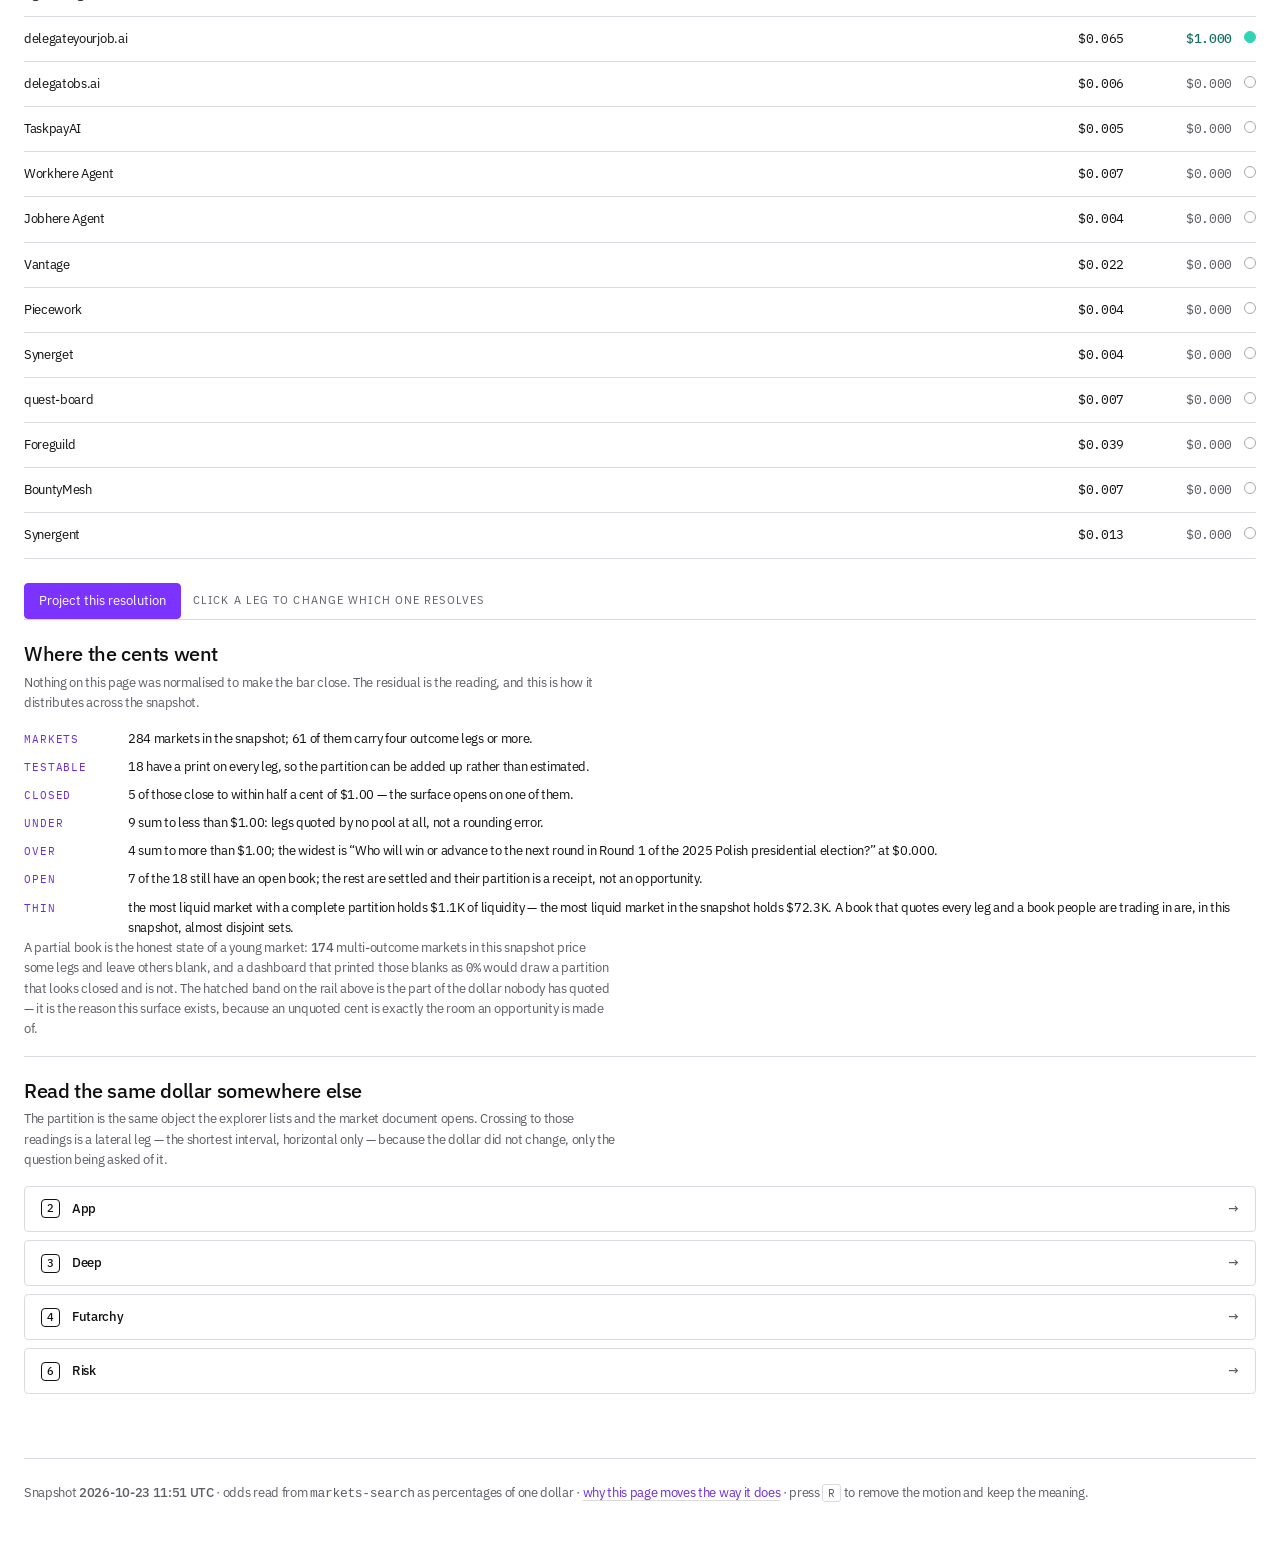
<file: opportunity/index.html>
<!DOCTYPE html>
<html lang="en" data-surface="opportunity">
<head>
<meta charset="utf-8">
<meta name="viewport" content="width=device-width, initial-scale=1">
<title>Opportunity — one dollar, partitioned · Seer, six interfaces</title>
<meta name="description" content="Outcome prices are not percentages of opinion, they are the widths of the pieces of one dollar of collateral. Opportunity keeps the accounting identity of the Conditional Tokens Framework on screen and shows the residual when the live book does not close.">
<script src="../leg.js"></script>
<link rel="icon" href="../favicon.svg" sizes="any" type="image/svg+xml">
<link rel="stylesheet" href="../tokens.css">
<link rel="stylesheet" href="../fonts.css">
<link rel="stylesheet" href="../motion.css">
<link rel="stylesheet" href="../ui.css">
<link rel="stylesheet" href="opportunity.css">
</head>
<body>
<div id="surface-bar" class="vt-chrome"></div>

<main class="wrap">
  <div id="surface-depth"></div>

  <header class="masthead">
    <p class="eyebrow">Surface 5 of 6 · one protocol, read for the dollar</p>
    <h1>Opportunity</h1>
    <p class="lede">An outcome price is not a percentage of opinion. It is the width of one piece of a
      dollar. The Conditional Tokens Framework mints a complete set of outcome tokens from exactly
      $1.00 of collateral and redeems a winning token for exactly $1.00, so the partition has to
      close — and on this page the arithmetic stays visible whether it closes or not.</p>
  </header>

  <section class="block" aria-labelledby="part-h">
    <h2 id="part-h">One dollar, partitioned</h2>
    <p class="blocknote">Markets where every outcome leg has a print, so the sum is testable rather than
      assumed. Picking a different market changes the object, so nothing morphs — the boundary contract
      only carries identity when the same market is on both sides of it.</p>
    <ul class="picks" id="picks"></ul>

    <div class="dollarwrap">
      <div class="dollar" id="dollar" role="img"></div>
      <div class="ruler num"><span>$0.00</span><span id="ruler-right">$1.00</span></div>
    </div>

    <div class="sumline" id="sumline">
      <span class="sum num" data-vt="odds" id="sum">$0.000</span>
      <span class="sumlab" id="sumlab"></span>
      <span class="resid num" id="resid"></span>
    </div>

    <div class="metastrip" style="margin-top:var(--s-5)">
      <span class="pill" id="state"></span>
      <span class="mkt-name" data-vt="name" id="who">—</span>
      <span class="num" id="spinebox" data-vt="spine"></span>
      <span class="num" id="mid"></span>
    </div>
  </section>

  <section class="block" aria-labelledby="pay-h">
    <h2 id="pay-h">The payout function</h2>
    <p class="blocknote">Resolution is the only moment the identity becomes literal: one leg is worth
      $1.00 and every other leg is worth $0.00. Projecting it is the <code>redeemPositions</code>
      collapse — the same 320&nbsp;ms interval the motion contract spends on a merge, because it is the
      same operation run forward. It is a projection of the payout, not a forecast: nothing here claims
      which leg wins.</p>
    <ul class="pay" id="pay"></ul>
    <div class="proj">
      <button type="button" class="act" id="do-redeem">Project this resolution</button>
      <button type="button" class="act ghost" id="do-live" hidden>Back to live prices</button>
      <span class="hint" id="projhint">click a leg to change which one resolves</span>
    </div>
  </section>

  <section class="block" aria-labelledby="res-h">
    <h2 id="res-h">Where the cents went</h2>
    <p class="blocknote">Nothing on this page was normalised to make the bar close. The residual is the
      reading, and this is how it distributes across the snapshot.</p>
    <ul class="audit" id="audit"></ul>
    <p class="blocknote" id="why"></p>
  </section>

  <section class="block">
    <h2>Read the same dollar somewhere else</h2>
    <p class="blocknote">The partition is the same object the explorer lists and the market document
      opens. Crossing to those readings is a lateral leg — the shortest interval, horizontal only —
      because the dollar did not change, only the question being asked of it.</p>
    <ul class="lateral" id="lateral"></ul>
  </section>

  <footer id="snapshot"></footer>
</main>

<aside class="leg-badge" id="leg-badge" aria-hidden="true"></aside>

<script type="module">
import { load, boot, index, esc, money, stateOf, spine, tagTravellers, disarm,
         legBadge, ROOT, announce, flagSubstitution, SURFACES } from '../shell.js';

const d = await load('markets', 'tree', 'charts', 'links', 'meta');
const [markets, tree, charts, links, meta] = [d.markets, d.tree, d.charts, d.links, d.meta];
const ix = index(markets, tree);

const TOL = 0.5;                       /* half a cent, in percentage points of one dollar */
const sumOf = (m) => m.odds.reduce((a, b) => a + b, 0);
const complete = markets
  .filter((m) => m.outs?.length > 1 && m.odds?.length === m.outs.length &&
                 m.odds.every((v) => typeof v === 'number'))
  .map((m) => ({ m, sum: sumOf(m) }))
  .sort((a, b) => Math.abs(a.sum - 100) - Math.abs(b.sum - 100) ||
                  b.m.outs.length - a.m.outs.length || b.m.liq - a.m.liq);
const thin = complete.slice().sort((a, b) => b.m.liq - a.m.liq)[0];

const wanted = new URLSearchParams(location.search).get('m');
/* One sentence of selection rule, computed: the most liquid market in the
   snapshot that has a print on every leg. It is open, it has sixteen legs, and
   three quarters of its dollar is unquoted — which is the whole argument of
   this surface, so it is the market the surface opens on. */
let rec = complete.find((r) => r.m.id === wanted) || thin || complete[0];
let cur = rec.m;
flagSubstitution(wanted, cur.id, `the ${complete.length} markets whose every leg has a print`);
let lead = cur.odds.indexOf(Math.max(...cur.odds));
let win = lead;
let mode = 'live';

const usd = (v) => `$${(v / 100).toFixed(3)}`;
const usd2 = (v) => `$${(v / 100).toFixed(2)}`;
const $ = (id) => document.getElementById(id);

const shownPicks = complete.slice(0, 12);
const pickNames = shownPicks.reduce((s, r) => s.set(r.m.name, (s.get(r.m.name) || 0) + 1), new Map());
$('picks').innerHTML = shownPicks.map((r) => `<li>
  <button type="button" data-id="${r.m.id}" aria-current="${r.m.id === cur.id}">
    <span class="pn" title="${esc(r.m.name)} · 0x${esc(r.m.id)}…">${esc(r.m.name)}</span>
    <span class="pm">Σ ${usd(r.sum)} · ${money(r.m.liq)} liq${pickNames.get(r.m.name) > 1 ? ` · <b>0x${esc(r.m.id)}…</b>` : ''}</span>
  </button></li>`).join('');

function dollarHTML() {
  const sum = mode === 'payout' ? 100 : rec.sum;
  const kk = Math.max(sum, 100);
  const scale = (v) => (v / kk) * 100;
  const parts = cur.outs.map((o, i) => {
    const v = mode === 'payout' ? (i === win ? 100 : 0) : cur.odds[i];
    return `<span class="seg" style="--l:${scale(parts0(i)).toFixed(3)}%;--w:${scale(v).toFixed(3)}%"
      data-lead="${v >= 9 ? 1 : 0}">
      <span class="v num">${v >= 4 ? usd2(v) : ''}</span>
      <b>${v >= 9 ? esc(o) : ''}</b></span>`;
  });
  function parts0(i) {
    return cur.outs.slice(0, i).reduce((a, _, j) =>
      a + (mode === 'payout' ? (j === win ? 100 : 0) : cur.odds[j]), 0);
  }
  const gap = mode === 'payout' || sum >= 100 ? '' :
    `<span class="gap" style="--l:${scale(sum).toFixed(3)}%;--w:${scale(100 - sum).toFixed(3)}%"
       title="${usd(100 - sum)} of the dollar has no print"></span>`;
  const mark = kk > 100 ? `<span class="mark" style="left:${scale(100).toFixed(3)}%"
       title="$1.00 — the partition over-fills the dollar by ${usd(sum - 100)}"></span>` : '';
  return parts.join('') + gap + mark;
}

function payHTML() {
  const head = `<li class="head"><span>Outcome leg</span><span class="pv">Live price</span>
    <span class="pp">At resolution</span><span></span></li>`;
  return head + cur.outs.map((o, i) => `<li data-win="${i === win ? 1 : 0}">
    <span class="pl">${esc(o)}</span>
    <span class="pv">${usd(cur.odds[i])}</span>
    <span class="pp">${i === win ? '$1.000' : '$0.000'}</span>
    <button type="button" class="tick" data-i="${i}"
      aria-label="Project ${esc(o)} as the resolving leg"></button></li>`).join('');
}

function paint() {
  const sum = mode === 'payout' ? 100 : rec.sum;
  const close = Math.abs(rec.sum - 100) <= TOL;
  $('dollar').setAttribute('aria-label',
    `${cur.name}: ${cur.outs.map((o, i) => `${o} ${usd(cur.odds[i])}`).join(', ')}; ` +
    `sums to ${usd(rec.sum)} of one dollar.`);
  $('sum').textContent = usd(sum);
  $('sumlab').textContent = mode === 'payout'
    ? 'the partition after resolution — by construction it is exactly one dollar.'
    : close ? 'the partition closes: this book is consistent with one dollar of collateral.'
             : 'what the outcome legs of this market actually add up to in the live book.';
  $('resid').textContent = mode === 'payout' ? '' :
    (close ? 'within half a cent' : `${rec.sum > 100 ? 'over' : 'under'} by ${usd(Math.abs(100 - rec.sum))}`);
  $('sumline').classList.toggle('closed', mode === 'payout' || close);
  $('ruler-right').textContent = mode === 'payout' || rec.sum <= 100 ? '$1.00' : usd(rec.sum);
  $('who').textContent = cur.name;
  $('who').title = cur.name;
  $('mid').textContent = `id 0x${cur.id}… · Σ over ${cur.outs.length} legs`;
  const st = stateOf(cur);
  $('state').textContent = st.t;
  $('state').dataset.k = st.k;
  $('spinebox').innerHTML = spine(charts, cur.id);
  $('pay').innerHTML = payHTML();
  $('do-live').hidden = mode !== 'payout';
  $('do-redeem').hidden = mode === 'payout';
  $('projhint').textContent = mode === 'payout'
    ? 'this is the payout schedule, not a prediction'
    : 'click a leg to change which one resolves';

  $('dollar').innerHTML = dollarHTML();
}

/* Repaint the rail in place rather than replacing it, so the browser has a
   from-value to animate away from; a replaced node simply appears at its new
   width, which would turn a collapse into a cut. */
function relayout() {
  const sum = mode === 'payout' ? 100 : rec.sum;
  const kk = Math.max(sum, 100);
  const scale = (v) => (v / kk) * 100;
  let acc = 0;
  const segs = $('dollar').querySelectorAll('.seg');
  segs.forEach((s, i) => {
    const v = mode === 'payout' ? (i === win ? 100 : 0) : cur.odds[i];
    s.style.setProperty('--l', `${scale(acc).toFixed(3)}%`);
    s.style.setProperty('--w', `${scale(v).toFixed(3)}%`);
    s.dataset.lead = v >= 9 ? 1 : 0;
    s.querySelector('.v').textContent = v >= 4 ? usd2(v) : '';
    s.querySelector('b').textContent = v >= 4 ? cur.outs[i] : '';
    acc += v;
  });
  const gap = $('dollar').querySelector('.gap');
  if (gap) {
    gap.style.setProperty('--l', `${scale(sum).toFixed(3)}%`);
    gap.style.setProperty('--w', `${scale(Math.max(100 - sum, 0)).toFixed(3)}%`);
  }
  const mark = $('dollar').querySelector('.mark');
  if (mark) { if (mode === 'payout') mark.remove(); else mark.style.left = `${scale(100).toFixed(3)}%`; }
}

function setMode(next) {
  if (next === mode) return;
  const sameShape = next === 'payout' ||
    ($('dollar').querySelectorAll('.seg').length === cur.outs.length);
  mode = next;
  if (!sameShape) { paint(); } else { relayout(); }
  const sum = mode === 'payout' ? 100 : rec.sum;
  $('sum').textContent = usd(sum);
  $('sumlab').textContent = mode === 'payout'
    ? 'the partition after resolution — by construction it is exactly one dollar.'
    : Math.abs(rec.sum - 100) <= TOL
      ? 'the partition closes: this book is consistent with one dollar of collateral.'
      : 'what the outcome legs of this market actually add up to in the live book.';
  $('resid').textContent = mode === 'payout' ? '' :
    (Math.abs(rec.sum - 100) <= TOL ? 'within half a cent'
      : `${rec.sum > 100 ? 'over' : 'under'} by ${usd(Math.abs(100 - rec.sum))}`);
  $('sumline').classList.toggle('closed', mode === 'payout' || Math.abs(rec.sum - 100) <= TOL);
  $('ruler-right').textContent = mode === 'payout' || rec.sum <= 100 ? '$1.00' : usd(rec.sum);
  $('pay').innerHTML = payHTML();
  $('do-live').hidden = mode !== 'payout';
  $('do-redeem').hidden = mode === 'payout';
  $('projhint').textContent = mode === 'payout'
    ? 'this is the payout schedule, not a prediction'
    : 'click a leg to change which one resolves';
  announce(mode === 'payout'
    ? `redeemPositions: ${cur.outs[win]} pays $1.000, the other ${cur.outs.length - 1} legs pay $0.000.`
    : 'Live outcome prices restored.');
}

function pick(r) {
  rec = r; cur = r.m;
  lead = cur.odds.indexOf(Math.max(...cur.odds));
  win = lead; mode = 'live';
  disarm();
  document.querySelectorAll('#picks button').forEach((b) =>
    b.setAttribute('aria-current', String(b.dataset.id === cur.id)));
  paint();
  tagTravellers(document.querySelector('.block'));
  $('lateral').innerHTML = lateralHTML();
}

function lateralHTML() {
  return SURFACES.filter((s) => !['home', 'app'].includes(s.key) || s.key === 'app')
    .filter((s) => s.key !== 'opportunity').map((s) => {
    const u = new URL(`${ROOT}/${s.href}`, location.href);
    u.searchParams.set('m', cur.id); u.searchParams.set('leg', 'lateral');
    u.searchParams.set('from', 'opportunity');
    const slow = new URLSearchParams(location.search).get('slow');
    if (slow) u.searchParams.set('slow', slow);
    return `<li><a href="${u.pathname}${u.search}"><span class="slot-n">${s.n}</span>${esc(s.label)}<span class="arrow">→</span></a></li>`;
  }).join('');
}

$('picks').addEventListener('click', (e) => {
  const b = e.target.closest('button[data-id]');
  if (!b || b.dataset.id === cur.id) return;
  pick(complete.find((r) => r.m.id === b.dataset.id));
  announce(`${cur.name}: partition redrawn.`);
});
$('pay').addEventListener('click', (e) => {
  const t = e.target.closest('.tick');
  if (!t) return;
  win = Number(t.dataset.i);
  $('pay').innerHTML = payHTML();
  relayout();
  announce(`${cur.outs[win]} is now the resolving leg.`);
});
$('do-redeem').addEventListener('click', () => setMode('payout'));
$('do-live').addEventListener('click', () => setMode('live'));

/* The audit is computed from the snapshot, not asserted. */
const under = complete.filter((r) => r.sum < 100 - TOL);
const over = complete.filter((r) => r.sum > 100 + TOL);
const closed = complete.filter((r) => Math.abs(r.sum - 100) <= TOL);
const worst = complete.reduce((a, b) =>
  Math.abs(b.sum - 100) > Math.abs(a.sum - 100) ? b : a, complete[0]);
const richest = markets.reduce((a, b) => (b.liq > a.liq ? b : a), markets[0]).liq;
const noPool = markets.filter((m) => m.outs?.length && m.odds &&
  m.odds.some((v) => v == null) && m.odds.some((v) => typeof v === 'number'));
$('audit').innerHTML = [
  ['markets', `${markets.length} markets in the snapshot; ${markets.filter((m) => (m.outs || []).length >= 4).length} of them carry four outcome legs or more.`],
  ['testable', `${complete.length} have a print on every leg, so the partition can be added up rather than estimated.`],
  ['closed', `${closed.length} of those close to within half a cent of $1.00 — the surface opens on one of them.`],
  ['under', `${under.length} sum to less than $1.00: legs quoted by no pool at all, not a rounding error.`],
  ['over', `${over.length} sum to more than $1.00; the widest is “${esc(worst.m.name)}” at ${usd(worst.sum)}.`],
  ['open', `${complete.filter((r) => !r.m.rep).length} of the ${complete.length} still have an open book; the rest are settled and their partition is a receipt, not an opportunity.`],
  ['thin', `the most liquid market with a complete partition holds ${money(thin.m.liq)} of liquidity — ` +
           `the most liquid market in the snapshot holds ${money(richest)}. A book that quotes every ` +
           `leg and a book people are trading in are, in this snapshot, almost disjoint sets.`]
].map(([k, v]) => `<li><span class="k num">${k}</span><span>${v}</span></li>`).join('');
$('why').innerHTML = `A partial book is the honest state of a young market: <b>${noPool.length}</b>
  multi-outcome markets in this snapshot price some legs and leave others blank, and a dashboard that
  printed those blanks as <code>0%</code> would draw a partition that looks closed and is not. The
  hatched band on the rail above is the part of the dollar nobody has quoted — it is the reason this
  surface exists, because an unquoted cent is exactly the room an opportunity is made of.`;

$('lateral').innerHTML = lateralHTML();
$('snapshot').innerHTML =
  `Snapshot <b>${esc(meta.iso)}</b> · odds read from <code>markets-search</code> as percentages of one ` +
  `dollar · <a href="${ROOT}/contract/?leg=lateral&from=opportunity">why this page moves the way it does</a> · ` +
  `press <span class="kbd">R</span> to remove the motion and keep the meaning.`;
legBadge();

paint();
boot({ surface: 'opportunity', marketDepth: ix.depthOf(cur.id) });
tagTravellers(document.querySelector('.block'));
</script>
</body>
</html>
</file>
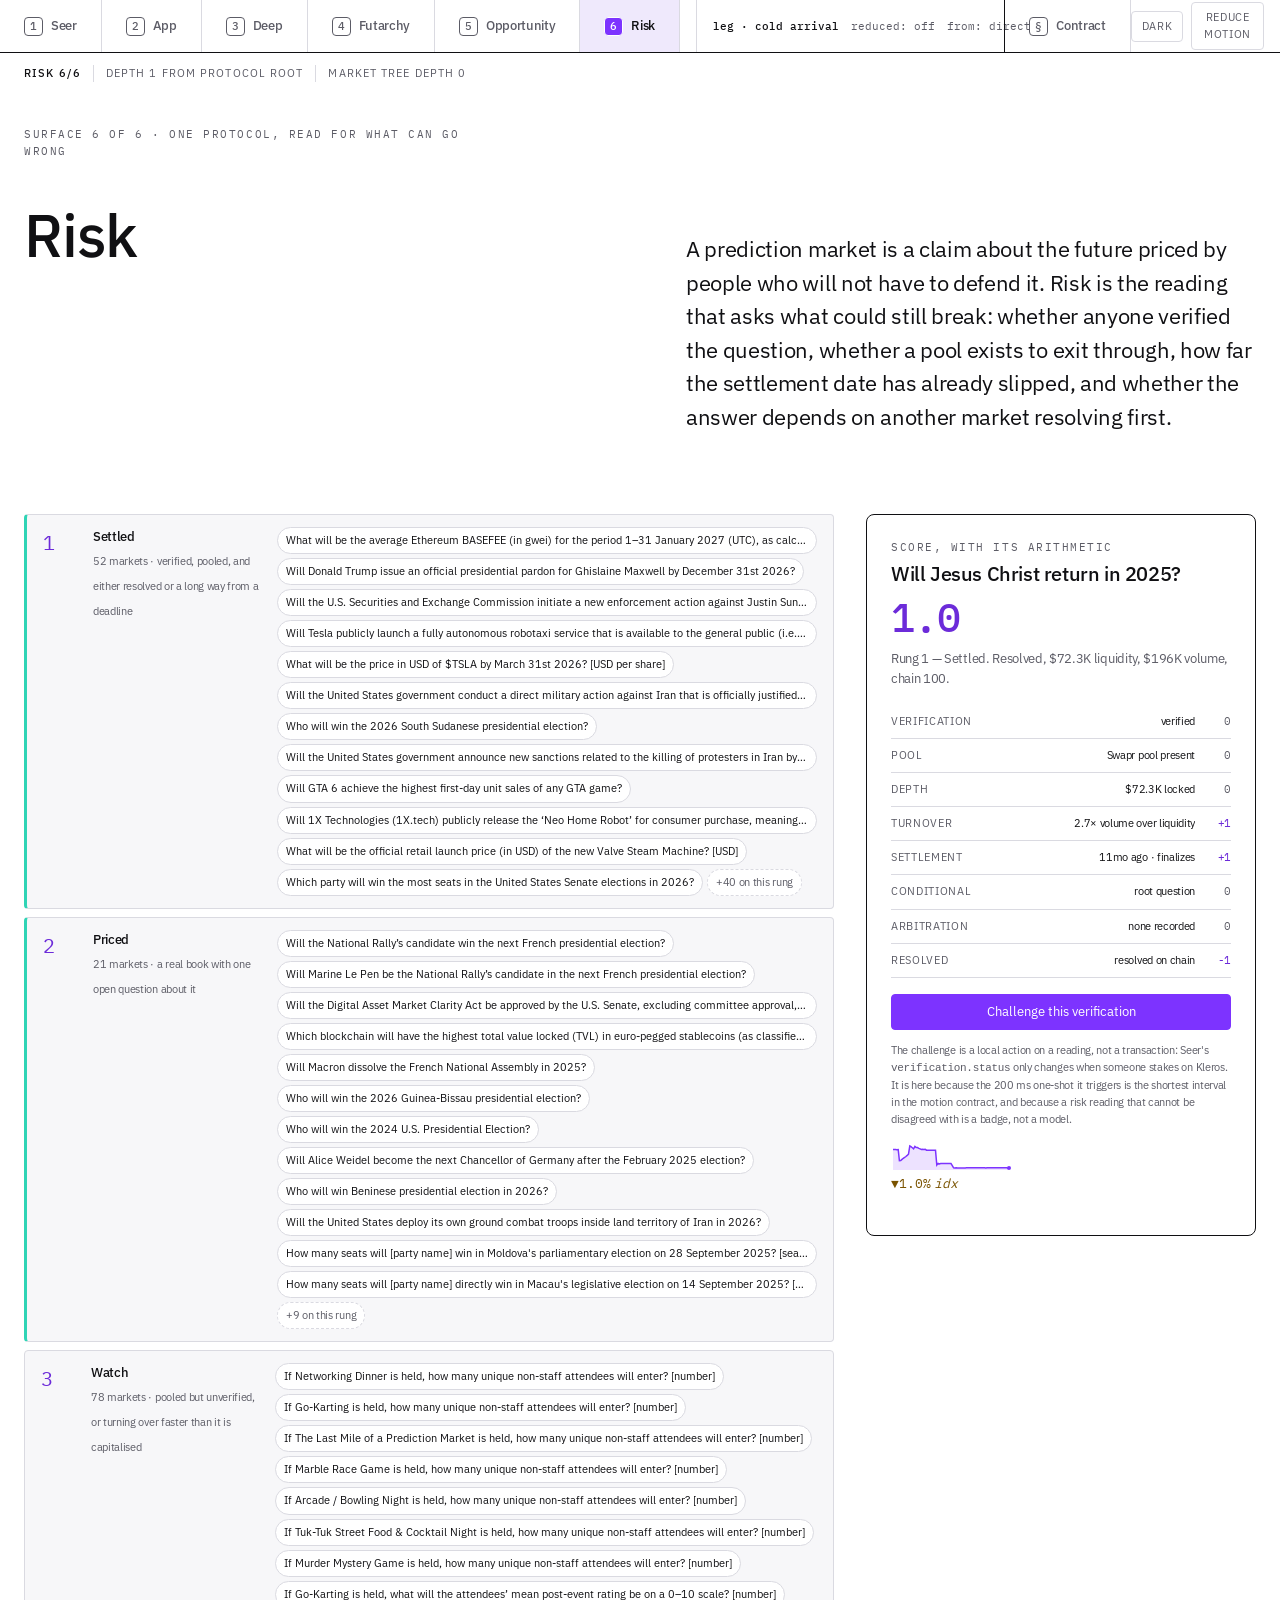
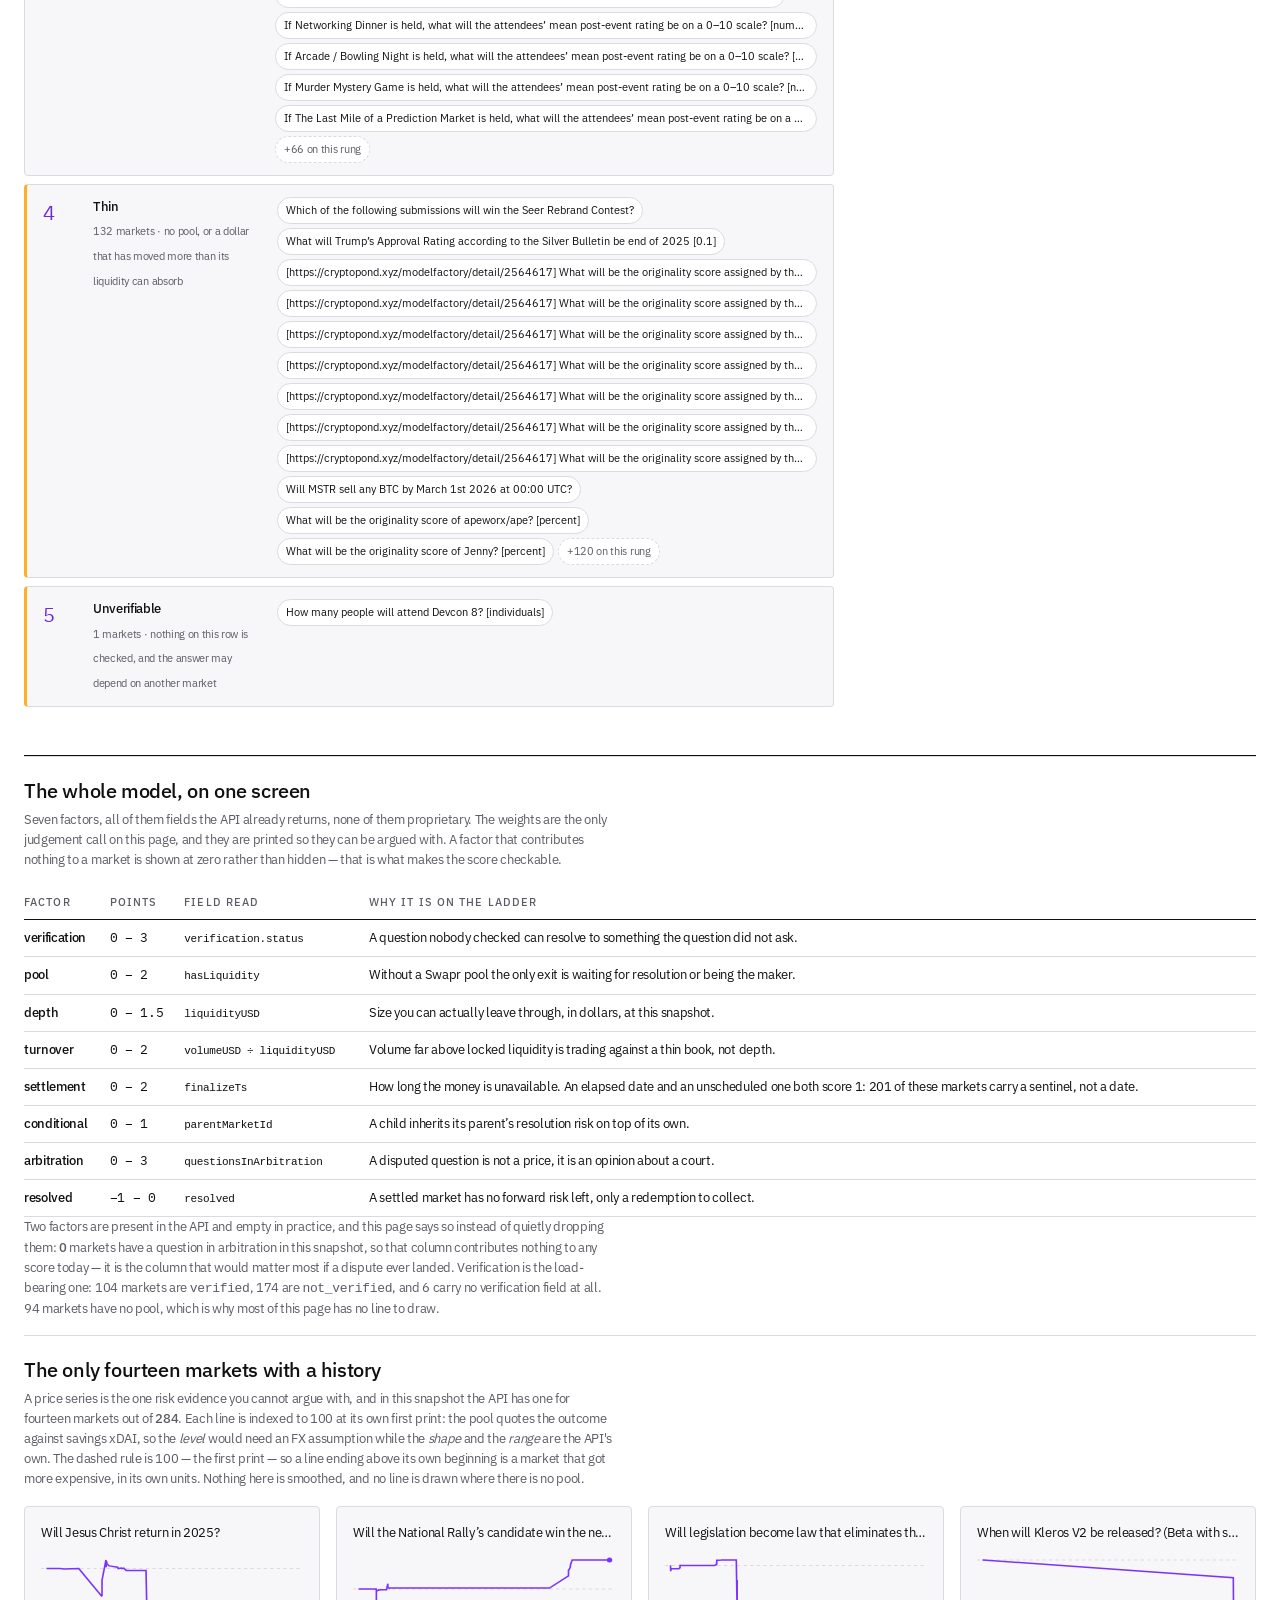
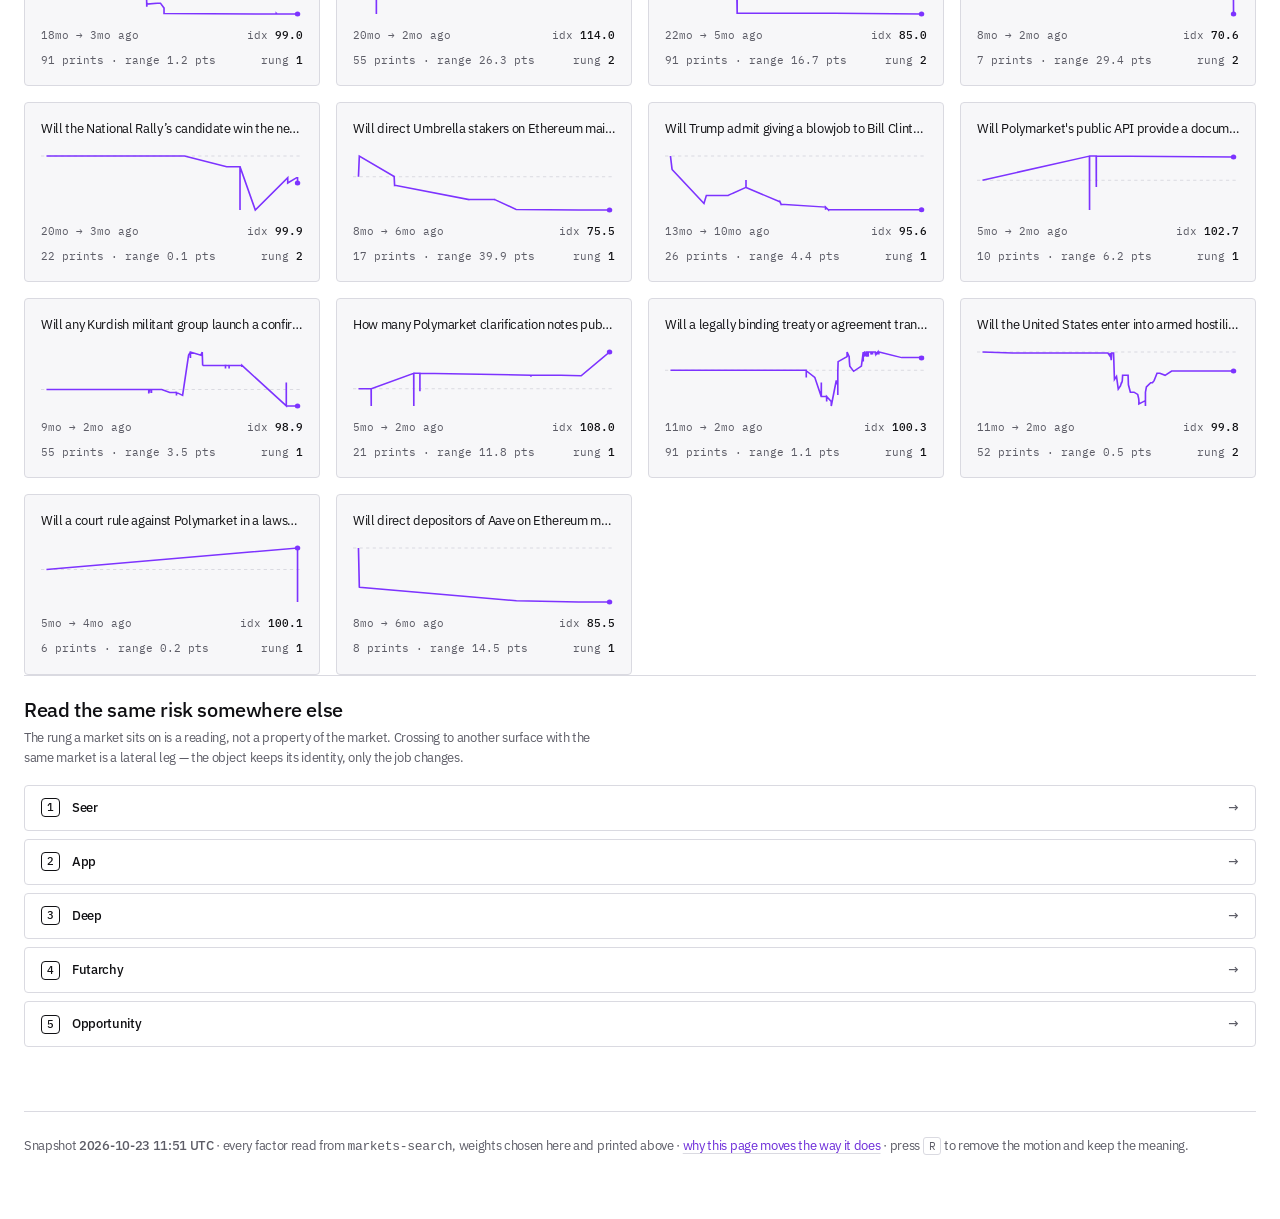
<file: risk/index.html>
<!DOCTYPE html>
<html lang="en" data-surface="risk">
<head>
<meta charset="utf-8">
<meta name="viewport" content="width=device-width, initial-scale=1">
<title>Risk — the ladder and its arithmetic · Seer, six interfaces</title>
<meta name="description" content="A risk reading built only from fields Seer's API already publishes: verification status, pool depth, turnover, settlement distance, conditional parentage and arbitration. Every rung shows its arithmetic, and the fourteen markets with a pool show their price history.">
<script src="../leg.js"></script>
<link rel="icon" href="../favicon.svg" sizes="any" type="image/svg+xml">
<link rel="stylesheet" href="../tokens.css">
<link rel="stylesheet" href="../fonts.css">
<link rel="stylesheet" href="../motion.css">
<link rel="stylesheet" href="../ui.css">
<link rel="stylesheet" href="risk.css">
</head>
<body>
<div id="surface-bar" class="vt-chrome"></div>

<main class="wrap">
  <div id="surface-depth"></div>

  <header class="masthead">
    <p class="eyebrow">Surface 6 of 6 · one protocol, read for what can go wrong</p>
    <h1>Risk</h1>
    <p class="lede">A prediction market is a claim about the future priced by people who will not have to
      defend it. Risk is the reading that asks what could still break: whether anyone verified the
      question, whether a pool exists to exit through, how far the settlement date has already slipped,
      and whether the answer depends on another market resolving first.</p>
  </header>

  <div class="mktcard">
    <section class="ladder" id="ladder" aria-labelledby="ladder-h">
      <h2 id="ladder-h" class="visually-hidden">The ladder</h2>
    </section>
    <aside class="detail" id="detail" aria-live="polite"></aside>
  </div>

  <section class="block" aria-labelledby="model-h">
    <h2 id="model-h">The whole model, on one screen</h2>
    <p class="blocknote">Seven factors, all of them fields the API already returns, none of them
      proprietary. The weights are the only judgement call on this page, and they are printed so they can
      be argued with. A factor that contributes nothing to a market is shown at zero rather than hidden —
      that is what makes the score checkable.</p>
    <table class="model">
      <thead><tr><th>Factor</th><th>Points</th><th>Field read</th><th>Why it is on the ladder</th></tr></thead>
      <tbody id="model"></tbody>
    </table>
    <p class="blocknote" id="negatives"></p>
  </section>

  <section class="block" aria-labelledby="hist-h">
    <h2 id="hist-h">The only fourteen markets with a history</h2>
    <p class="blocknote">A price series is the one risk evidence you cannot argue with, and in this snapshot
      the API has one for fourteen markets out of <b id="n-all">—</b>. Each line is indexed to 100 at its own
      first print: the pool quotes the outcome against savings xDAI, so the <i>level</i> would need an FX
      assumption while the <i>shape</i> and the <i>range</i> are the API's own. The dashed rule is 100 — the
      first print — so a line ending above its own beginning is a market that got more expensive, in its own
      units. Nothing here is smoothed, and no line is drawn where there is no pool.</p>
    <ul class="multiples" id="multiples"></ul>
  </section>

  <section class="block">
    <h2>Read the same risk somewhere else</h2>
    <p class="blocknote">The rung a market sits on is a reading, not a property of the market. Crossing to
      another surface with the same market is a lateral leg — the object keeps its identity, only the job
      changes.</p>
    <ul class="lateral" id="lateral"></ul>
  </section>

  <footer id="snapshot"></footer>
</main>

<aside class="leg-badge" id="leg-badge" aria-hidden="true"></aside>

<script type="module">
import { load, boot, index, esc, money, stateOf, ago, isDated, spine, tagTravellers, disarm, animate,
         legBadge, ROOT, announce, flagSubstitution, SURFACES } from '../shell.js';
import { fetchLive, liveState, merge, utc } from '../live.js';

const d = await load('markets', 'tree', 'charts', 'links', 'meta');
const [markets, tree, charts, links, meta] = [d.markets, d.tree, d.charts, d.links, d.meta];
let ix = index(markets, tree);
const DAY = 86400, now = Date.now() / 1000;
let whence = 'in this snapshot';

const RUNGS = [
  ['Settled', 'verified, pooled, and either resolved or a long way from a deadline'],
  ['Priced', 'a real book with one open question about it'],
  ['Watch', 'pooled but unverified, or turning over faster than it is capitalised'],
  ['Thin', 'no pool, or a dollar that has moved more than its liquidity can absorb'],
  ['Unverifiable', 'nothing on this row is checked, and the answer may depend on another market']
];

/* The score is a pure function of the record plus one local action, so the
   ladder can be recomputed in front of the reader. */
function factors(m, challenged) {
  const to = m.vol / Math.max(m.liq, 1);
  const dated = isDated(m.f);
  const dset = (m.f - now) / DAY;
  return [
    ['verification', m.v === 'verified' ? 0 : m.v === 'not_verified' ? 2 : 3,
     m.v ? m.v.replace('_', ' ') : 'no verification field', 'verification.status'],
    ['pool', m.hl ? 0 : 2, m.hl ? 'Swapr pool present' : 'hasLiquidity false', 'hasLiquidity'],
    ['depth', !m.hl ? 0 : m.liq < 100 ? 1.5 : m.liq < 1000 ? 0.75 : 0,
     `${money(m.liq)} locked`, 'liquidityUSD'],
    ['turnover', to > 5 ? 2 : to > 1 ? 1 : 0, `${to.toFixed(1)}× volume over liquidity`, 'volumeUSD ÷ liquidityUSD'],
    ['settlement', !dated || dset < 0 ? 1 : dset < 3 ? 0.5 : dset < 30 ? 1 : 2,
     dated ? `${ago(m.f)} · finalizes` : 'no finalize date recorded', 'finalizeTs'],
    ['conditional', m.pm ? 1 : 0, m.pm ? `child of 0x${m.pm}…` : 'root question', 'parentMarketId'],
    ['arbitration', (m.arb || m.pa) ? 3 : 0,
     (m.arb || m.pa) ? `${m.arb} question(s) in arbitration` : 'none recorded', 'questionsInArbitration'],
    ['resolved', m.rep ? -1 : 0, m.rep ? 'resolved on chain' : 'still open', 'resolved']
  ].concat(challenged ? [['challenge', 3, 'challenged here, by hand', 'local action']] : []);
}
const scoreOf = (m, c) => factors(m, c).reduce((a, f) => a + f[1], 0);
const rungOf = (s) => (s >= 6.5 ? 4 : s >= 5 ? 3 : s >= 3.5 ? 2 : s >= 2 ? 1 : 0);

const challenged = new Set();
const wanted = new URLSearchParams(location.search).get('m');
let cur = ix.byId.get(wanted) || markets.slice().sort((a, b) => b.liq - a.liq)[0];
flagSubstitution(wanted, cur.id, `the ${markets.length} markets in this snapshot`);

function rungList() {
  const buckets = [[], [], [], [], []];
  markets.forEach((m) => buckets[rungOf(scoreOf(m, challenged.has(m.id)))].push(m));
  buckets.forEach((b) => b.sort((a, b2) => scoreOf(b2, challenged.has(b2.id)) -
    scoreOf(a, challenged.has(a.id)) || b2.liq - a.liq));
  return buckets;
}

function ladderHTML(buckets) {
  return buckets.map((b, r) => `<div class="rung" data-r="${r}">
    <span class="rung-n num">${r + 1}</span>
    <span class="rung-h"><b>${RUNGS[r][0]}</b><span>${b.length} markets · ${RUNGS[r][1]}</span></span>
    <span class="chips">${b.slice(0, 12).map((m) =>
      `<button type="button" class="chip" data-id="${m.id}" aria-current="${m.id === cur.id}"
        title="${esc(m.name)} — score ${scoreOf(m, challenged.has(m.id)).toFixed(1)}">${esc(m.name)}</button>`
    ).join('')}${b.length > 12 ? `<span class="chip more">+${b.length - 12} on this rung</span>` : ''}</span>
  </div>`).join('');
}

function detailHTML() {
  const c = challenged.has(cur.id);
  const s = scoreOf(cur, c);
  const st = stateOf(cur);
  return `<p class="eyebrow">Score, with its arithmetic</p>
    <h2 class="mkt-name" data-vt="name">${esc(cur.name)}</h2>
    <p class="score num" data-vt="odds">${s.toFixed(1)}</p>
    <p class="blocknote">Rung ${rungOf(s) + 1} — ${RUNGS[rungOf(s)][0]}. ${st.t},
      ${money(cur.liq)} liquidity, ${money(cur.vol)} volume, chain ${cur.ch}.</p>
    <ul class="fac">${factors(cur, c).map(([k, p, v, field]) =>
      `<li data-zero="${p === 0 ? 1 : 0}"><span class="fk">${k}</span>
        <span class="fv" title="${esc(field)}">${esc(v)}</span>
        <span class="fp">${p > 0 ? '+' : ''}${p}</span></li>`).join('')}</ul>
    <button type="button" class="act ${c ? 'ghost' : ''}" id="chal">
      ${c ? 'Withdraw the challenge' : 'Challenge this verification'}</button>
    <p class="note">The challenge is a local action on a reading, not a transaction: Seer's
      <code>verification.status</code> only changes when someone stakes on Kleros. It is here because the
      200&nbsp;ms one-shot it triggers is the shortest interval in the motion contract, and because a risk
      reading that cannot be disagreed with is a badge, not a model.</p>
    <p class="num" style="margin-top:var(--s-4)">${spine(charts, cur.id)}</p>`;
}

function paintLadder() {
  $('ladder').innerHTML = `<h2 class="visually-hidden">The ladder</h2>` + ladderHTML(rungList());
}
function paintDetail() {
  $('detail').innerHTML = detailHTML();
  disarm();
  tagTravellers($('detail'));
}
function $(id) { return document.getElementById(id); }

/* A market that climbs the ladder has to be seen to climb it: the chip is
   repainted in its new rung and translated back to where it was, so the
   transition shows the relation that changed. Same 220 ms as a lateral leg —
   nothing about the market moved, only its place in this reading. */
function challenge() {
  const id = cur.id;
  const before = $('ladder').querySelector(`.chip[data-id="${id}"]`)?.getBoundingClientRect();
  if (challenged.has(id)) challenged.delete(id); else challenged.add(id);
  const from = rungOf(scoreOf({ ...cur }, false));
  paintLadder(); paintDetail();
  const chip = $('ladder').querySelector(`.chip[data-id="${id}"]`);
  const to = rungOf(scoreOf(cur, challenged.has(id)));
  if (chip && before && from !== to) {
    const after = chip.getBoundingClientRect();
    chip.scrollIntoView({ block: 'nearest' });
    animate(chip, [
      { transform: `translate(${before.left - after.left}px, ${before.top - after.top}px)` },
      { transform: 'none' }
    ], { step: 2, easing: 'std' });
  }
  const box = $('detail');
  box.classList.remove('verify-hit');
  void box.offsetWidth;
  box.classList.add('verify-hit');
  announce(challenged.has(id)
    ? `${cur.name}: challenged. Score ${scoreOf(cur, true).toFixed(1)}, rung ${rungOf(scoreOf(cur, true)) + 1}.`
    : `${cur.name}: challenge withdrawn. Score ${scoreOf(cur, false).toFixed(1)}.`);
}

$('ladder').addEventListener('click', (e) => {
  const b = e.target.closest('.chip[data-id]');
  if (!b || b.dataset.id === cur.id) return;
  cur = ix.byId.get(b.dataset.id);
  document.querySelectorAll('.chip').forEach((n) =>
    n.setAttribute('aria-current', String(n.dataset.id === cur.id)));
  paintDetail();
});
$('detail').addEventListener('click', (e) => { if (e.target.closest('#chal')) challenge(); });

/* ---------- the fourteen ---------- */
function paintStats() {
  $('n-all').textContent = String(markets.length);
  $('multiples').innerHTML = Object.entries(charts).map(([id, ser]) => {
    const m = ix.byId.get(id); if (!m) return '';
    const pts = ser[0]?.s || []; if (pts.length < 2) return '';
    const w = 240, h = 64, pad = 5;
    const idx = pts.map((p) => (p[1] / pts[0][1]) * 100);
    const lo = Math.min(...idx, 100), hi = Math.max(...idx, 100), rg = hi - lo || 1;
    const t0 = pts[0][0], t1 = pts[pts.length - 1][0], tr = t1 - t0 || 1;
    const X = (t) => ((t - t0) / tr) * (w - pad * 2) + pad;
    const Y = (v) => h - pad - ((v - lo) / rg) * (h - pad * 2);
    const path = idx.map((v, i) => `${i ? 'L' : 'M'}${X(pts[i][0]).toFixed(1)} ${Y(v).toFixed(1)}`).join(' ');
    const last = idx[idx.length - 1];
    const s = scoreOf(m, challenged.has(m.id));
    return `<li>
      <span class="mt" title="${esc(m.name)}">${esc(m.name)}</span>
      <svg viewBox="0 0 ${w} ${h}" preserveAspectRatio="none" role="img"
        aria-label="${esc(m.name)}: ${pts.length} prints, from index 100 to ${last.toFixed(1)}">
        <line class="mbase" x1="0" x2="${w}" y1="${Y(100).toFixed(1)}" y2="${Y(100).toFixed(1)}"/>
        <path class="mline" d="${path}"/><circle class="mdot" cx="${X(t1).toFixed(1)}" cy="${Y(last).toFixed(1)}" r="2.5"/>
      </svg>
      <span class="mf num"><span>${ago(t0).replace(' ago', '')} → ${ago(t1)}</span>
        <span>idx <b>${last.toFixed(1)}</b></span></span>
      <span class="mf num"><span>${pts.length} prints · range ${(hi - lo).toFixed(1)} pts</span>
        <span>rung <b>${rungOf(s) + 1}</b></span></span>
    </li>`;
  }).join('');
}

/* ---------- the model, stated ---------- */
$('model').innerHTML = [
  ['verification', '0 – 3', 'verification.status', 'A question nobody checked can resolve to something the question did not ask.'],
  ['pool', '0 – 2', 'hasLiquidity', 'Without a Swapr pool the only exit is waiting for resolution or being the maker.'],
  ['depth', '0 – 1.5', 'liquidityUSD', 'Size you can actually leave through, in dollars, at this snapshot.'],
  ['turnover', '0 – 2', 'volumeUSD ÷ liquidityUSD', 'Volume far above locked liquidity is trading against a thin book, not depth.'],
  ['settlement', '0 – 2', 'finalizeTs', 'How long the money is unavailable. An elapsed date and an unscheduled one both score 1: 201 of these markets carry a sentinel, not a date.'],
  ['conditional', '0 – 1', 'parentMarketId', 'A child inherits its parent’s resolution risk on top of its own.'],
  ['arbitration', '0 – 3', 'questionsInArbitration', 'A disputed question is not a price, it is an opinion about a court.'],
  ['resolved', '−1 – 0', 'resolved', 'A settled market has no forward risk left, only a redemption to collect.']
].map(([k, p, f, w]) => `<tr><td><b>${k}</b></td><td>${p}</td><td><code>${f}</code></td><td>${w}</td></tr>`).join('');

function paintNegatives() {
  const vCounts = markets.reduce((a, m) => (a[String(m.v)] = (a[String(m.v)] || 0) + 1, a), {});
  const arbN = markets.filter((m) => m.arb || m.pa).length;
  const noPoolN = markets.filter((m) => !m.hl).length;
  $('negatives').innerHTML = `Two factors are present in the API and empty in practice, and this page says so
    instead of quietly dropping them: <b>${arbN}</b> markets have a question in arbitration ${whence},
    so that column contributes nothing to any score today — it is the column that would matter most if a
    dispute ever landed. Verification is the load-bearing one: ${vCounts.verified || 0} markets are
    <code>verified</code>, ${vCounts.not_verified || 0} are <code>not_verified</code>, and
    ${vCounts.null || 0} carry no verification field at all. ${noPoolN} markets have no pool, which is why
    most of this page has no line to draw.`;
}
paintStats();
paintNegatives();

$('lateral').innerHTML = SURFACES.filter((s) => s.key !== 'risk').map((s) => {
  const u = new URL(`${ROOT}/${s.href}`, location.href);
  u.searchParams.set('m', cur.id); u.searchParams.set('leg', 'lateral'); u.searchParams.set('from', 'risk');
  const slow = new URLSearchParams(location.search).get('slow');
  if (slow) u.searchParams.set('slow', slow);
  return `<li><a href="${u.pathname}${u.search}"><span class="slot-n">${s.n}</span>${esc(s.label)}<span class="arrow">→</span></a></li>`;
}).join('');

$('snapshot').innerHTML =
  `Snapshot <b>${esc(meta.iso)}</b> · every factor read from <code>markets-search</code>, weights chosen ` +
  `here and printed above · <a href="${ROOT}/contract/?leg=lateral&from=risk">why this page moves the way it does</a> · ` +
  `press <span class="kbd">R</span> to remove the motion and keep the meaning.`;
legBadge();

paintLadder();
paintDetail();
boot({ surface: 'risk', marketDepth: ix.depthOf(cur.id) });

/* ?live=1 — the same recomputation the page already does for a hand challenge,
   driven by the endpoint instead. The ladder is a function of the record, so a
   live row and a baked row are scored by identical code; that is the claim this
   surface exists to make, and it is why the fetch repaints rather than appends. */
if (new URLSearchParams(location.search).get('live') === '1') {
  const say = liveState($('ladder').closest('.mktcard'));
  say('wait', 'Reading the live book from app.seer.pm…');
  try {
    const { rows, universe, at } = await fetchLive();
    const matched = merge(rows, markets);
    ix = index(markets, tree);
    whence = 'read from the live book just now';
    paintLadder(); paintDetail(); paintStats(); paintNegatives();
    say('on', `LIVE · ${utc(at)} — the ladder is re-scored on ${rows.length} markets read from ` +
      `markets-search (${matched} already on this page, ${universe} in the book). History lines stay the ` +
      `${meta.iso.slice(0, 10)} bake.`);
  } catch (e) {
    say('off', `Live fetch did not complete — ${e.message}. The ladder is the snapshot of ${meta.iso}, ` +
      `which is what this page renders with no network at all.`);
  }
}
</script>
</body>
</html>
</file>
<file: tokens.css>
/* ============================================================
   SEER / SIX INTERFACES — tokens.css
   Every colour, size and duration in this entry resolves through
   this file. No page or component hard-codes a hue or a millisecond.
   ============================================================ */

/* ----------------------------------------------------------
   1. BRAND — Electric Foundation kit
   The kit is a licensed Figma file; the values below are the
   kit's published palette. If a value changes, it changes here
   and nowhere else, and contrast is re-measured by tools/a11y.mjs.
   ---------------------------------------------------------- */
:root {
  --ef-violet:        #7D33FF;   /* the one clear signal            */
  --ef-violet-ink:    #6C2BD9;   /* violet on light surfaces (text)  */
  --ef-violet-alt:    #8F55F7;   /* violet for dark surfaces         */
  --ef-violet-soft:   #EFE9FC;   /* violet at 6% presence            */
  --ef-ink:           #101013;   /* quiet neutral field, dark side   */
  --ef-field:         #F7F7F9;   /* quiet neutral field, light side  */
  --ef-paper:         #FFFFFF;
  --ef-up:            #2FD4B5;   /* semantic: price / truth rising   */
  --ef-warn:          #FFB020;   /* semantic: in arbitration, caution */

  /* ink ramp, derived from the two kit neutrals — not new hues */
  --ink-900: var(--ef-ink);
  --ink-700: #3A3A42;
  --ink-500: #5C5C66;
  --ink-300: #A6A6B1;
  --ink-150: #DADAE1;
  --ink-100: #ECECEF;

  /* ----------------------------------------------------------
     2. TYPE
     The kit specifies PP Neue Montreal (display/UI) and
     Inter Tight (numerals). Both are commercial licences we
     cannot web-font, so this ships a disclosed OFL substitution
     and states the departure in the rationale rather than
     faking the face. The licensed names stay first in the stack:
     they resolve only on a machine that already licenses them.
     ---------------------------------------------------------- */
  --font-display: 'PP Neue Montreal', 'IBM Plex Sans', system-ui, sans-serif;
  --font-num:     'Inter Tight', 'IBM Plex Mono', ui-monospace, monospace;

  --t-hero:   clamp(2.125rem, 1.35rem + 3.1vw, 3.75rem);
  --t-h2:     clamp(1.6rem, 1.1rem + 2vw, 2.5rem);
  --t-h3:     1.25rem;
  --t-body:   1rem;
  --t-small:  0.8125rem;
  --t-micro:  0.6875rem;
  --lh-tight: 1.04;
  --lh-body:  1.55;
  --tr-tight: -0.02em;

  /* ----------------------------------------------------------
     3. SPACE / FORM — kit geometry: 8px grid, 8px/4px radii
     ---------------------------------------------------------- */
  --s-1: 4px;   --s-2: 8px;  --s-3: 12px; --s-4: 16px;
  --s-5: 24px;  --s-6: 32px; --s-7: 48px; --s-8: 64px; --s-9: 96px;
  --r-lg: 8px;   --r-sm: 4px;
  --rule: 1px solid var(--ink-150);
  --rule-strong: 1px solid var(--ink-900);
  /* Elevation is a colour decision — a shadow is a hue with an alpha — so it is
     specified here with the rest of them rather than in the component that
     happens to float. The only element that does is the leg badge. */
  --shadow-float: 0 8px 28px rgba(16, 16, 19, .18);

  /* ----------------------------------------------------------
     4. MOTION CONTRACT — five durations, no ad-hoc numbers
     Each step exists because a relation in Seer's data or a CTF
     operation needs it. See /contract/ for the derivation.
       d1  verification, one-shot            200ms
       d2  lateral, sibling surface → surface 220ms
       d3  object keeps identity, merge/redeem 320ms
       d4  price moves, vertical only         400ms
       d5  fan-out: protocol→app, split       520ms
     --slow exists for filming and for the harness: catching a 320 ms morph
     mid-flight needs frames a screenshot loop can actually hit. It scales the
     whole contract uniformly, so it cannot introduce an ad-hoc number.
     ---------------------------------------------------------- */
  --slow: 1;
  --d-1: calc(200ms * var(--slow));  --d-2: calc(220ms * var(--slow));
  --d-3: calc(320ms * var(--slow));  --d-4: calc(400ms * var(--slow));
  --d-5: calc(520ms * var(--slow));
  --e-out:  cubic-bezier(0.05, 0.7, 0.1, 1);    /* arriving, decelerating */
  --e-in:   cubic-bezier(0.3, 0, 0.8, 0.15);    /* leaving, accelerating  */
  --e-std:  cubic-bezier(0.2, 0, 0, 1);         /* lateral / no drama     */

  color-scheme: light;
  --bg: var(--ef-paper);
  --bg-raise: var(--ef-field);
  --bg-signal: var(--ef-violet-soft);
  --fg: var(--ink-900);
  --fg-mute: var(--ink-500);
  --fg-signal: var(--ef-violet-ink);
  --fg-on-signal: var(--ef-paper);
  /* The kit’s semantic hues are specified for fills, rules and marks. Set as
     type on a light ground they measure under 2:1, so text carries an ink of
     the same hue instead. The bright value stays the signal; only the
     substrate changes. Measured, not eyeballed: 6.06 and 6.85 on paper. */
  --fg-up: #136F5F;
  --fg-warn: #7A5300;
}

html[data-theme="dark"] {
  --bg: #0C0C0F;
  --bg-raise: #16161B;
  --bg-signal: #241536;
  --fg: #F4F4F6;
  --fg-mute: #9B9BA6;
  /* Same argument as the light block, arriving from the other side: the kit’s
     alt violet is 4.47:1 on the page ground and 4.13:1 on a raised panel, so
     at 11 px it fails as type. It is kept untouched wherever it is a mark
     (chart lines, the spine, the hatched bar — all over 3:1, which is what a
     graphic owes) and lightened only where it is reading. Same hue, 260°, 8
     steps up. The ink on a violet *fill* has to go the other way: on #7D33FF
     the page ground measures 3.52:1, white measures 5.54:1. */
  --fg-signal: #9B6BF9;
  --fg-on-signal: var(--ef-paper);
  --fg-up: var(--ef-up);
  --fg-warn: var(--ef-warn);
  --ink-150: #2C2C34;
  --ink-100: #232329;
  --ink-300: #55555F;
  --ink-500: #8B8B96;
  --ink-700: #C6C6CE;
  /* Ink at 18% is invisible on an ink ground; a float on dark is a hole cut in
     the page instead, so the same shape re-derives with black as the substrate. */
  --shadow-float: 0 8px 28px rgba(0, 0, 0, .55);
  color-scheme: dark;
}
</file>
<file: fonts.css>
/* Self-hosted, OFL-licensed. See tokens.css for why these faces stand in for
   the Electric Foundation kit's licensed display face. */
@font-face {
  font-family: 'IBM Plex Sans';
  font-style: normal;
  font-weight: 400;
  font-display: block;
  src: url(fonts/IBMPlexSans-400.ttf) format('truetype');
}
@font-face {
  font-family: 'IBM Plex Sans';
  font-style: normal;
  font-weight: 500;
  font-display: block;
  src: url(fonts/IBMPlexSans-500.ttf) format('truetype');
}
@font-face {
  font-family: 'IBM Plex Mono';
  font-style: normal;
  font-weight: 400;
  font-display: block;
  src: url(fonts/IBMPlexMono-400.ttf) format('truetype');
}
@font-face {
  font-family: 'IBM Plex Mono';
  font-style: normal;
  font-weight: 500;
  font-display: block;
  src: url(fonts/IBMPlexMono-500.ttf) format('truetype');
}
</file>
<file: motion.css>
/* ============================================================
   motion.css — the motion contract, in code
   ------------------------------------------------------------
   Nothing here is decoration. Each transition is keyed to a relation in
   Seer's data (a parent market and its conditional children, a price delta,
   a verification state) and each duration is one of five steps in tokens.css.

   The leg is named on the DESTINATION document by leg.js, which reads ?leg=
   before the first paint: a cross-document transition takes its timing from
   the incoming document, so the origin can only hand over intent through
   the URL. That hand-over is itself the protocol's model — a condition
   travels, the reading changes.

   Three parts of a market travel: mkt-name, mkt-odds, mkt-spine. No container
   is named, because a named ancestor would snapshot its named descendants
   twice and the object would smear.
   ============================================================ */

@view-transition {
  navigation: auto;
}

.vt-mkt-name  { view-transition-name: mkt-name; }
.vt-mkt-odds  { view-transition-name: mkt-odds; }
.vt-mkt-spine { view-transition-name: mkt-spine; }
.vt-chrome    { view-transition-name: chrome; }

/* Every leg that carries a market keeps the chrome continuous: the bar is the
   same element on all seven documents, so it never animates at all. */
html[data-leg]::view-transition-group(chrome) {
  animation-duration: var(--d-2);
  animation-timing-function: var(--e-std);
}

/* ----------------------------------------------------------
   LEG: morph — row → market document. 320ms, and no opacity fade on the
   travelling nodes: fading them would say "a new thing appeared", which is
   the opposite of the claim being made.
   ---------------------------------------------------------- */
html[data-leg="morph"]::view-transition-group(mkt-name),
html[data-leg="morph"]::view-transition-group(mkt-odds),
html[data-leg="morph"]::view-transition-group(mkt-spine) {
  animation-duration: var(--d-3);
  animation-timing-function: var(--e-out);
}
html[data-leg="morph"]::view-transition-old(mkt-name),
html[data-leg="morph"]::view-transition-new(mkt-name),
html[data-leg="morph"]::view-transition-old(mkt-odds),
html[data-leg="morph"]::view-transition-new(mkt-odds),
html[data-leg="morph"]::view-transition-old(mkt-spine),
html[data-leg="morph"]::view-transition-new(mkt-spine) {
  animation: none;
  opacity: 1;
  mix-blend-mode: normal;
}
html[data-leg="morph"]::view-transition-old(root) { animation: none; }
html[data-leg="morph"]::view-transition-new(root) {
  animation: root-arrive var(--d-3) var(--e-out) both;
}

/* ----------------------------------------------------------
   LEG: lateral — sibling surface → sibling surface, same market. Shortest
   interval, horizontal only: nothing about the market changed, only the job.
   ---------------------------------------------------------- */
html[data-leg="lateral"]::view-transition-group(mkt-name),
html[data-leg="lateral"]::view-transition-group(mkt-odds),
html[data-leg="lateral"]::view-transition-group(mkt-spine),
html[data-leg="lateral"]::view-transition-group(chrome) {
  animation-duration: var(--d-2);
  animation-timing-function: var(--e-std);
}
html[data-leg="lateral"]::view-transition-old(mkt-name),
html[data-leg="lateral"]::view-transition-new(mkt-name),
html[data-leg="lateral"]::view-transition-old(mkt-odds),
html[data-leg="lateral"]::view-transition-new(mkt-odds),
html[data-leg="lateral"]::view-transition-old(mkt-spine),
html[data-leg="lateral"]::view-transition-new(mkt-spine) {
  animation: none;
  opacity: 1;
}
html[data-leg="lateral"]::view-transition-old(root) { animation: slide-out var(--d-2) var(--e-in) both; }
html[data-leg="lateral"]::view-transition-new(root) { animation: slide-in  var(--d-2) var(--e-out) both; }

/* ----------------------------------------------------------
   LEG: fan — protocol root → an app. The widest interval, moving outward,
   because the relation is one-to-many.
   LEG: split — parent → conditional child. Same outward motion, because a
   split is the same tree edge taken with collateral.
   ---------------------------------------------------------- */
html[data-leg="fan"]::view-transition-group(mkt-name),
html[data-leg="fan"]::view-transition-group(mkt-odds),
html[data-leg="fan"]::view-transition-group(mkt-spine),
html[data-leg="split"]::view-transition-group(mkt-name),
html[data-leg="split"]::view-transition-group(mkt-odds),
html[data-leg="split"]::view-transition-group(mkt-spine) {
  animation-duration: var(--d-5);
  animation-timing-function: var(--e-out);
}
html[data-leg="fan"]::view-transition-old(mkt-name),
html[data-leg="fan"]::view-transition-new(mkt-name),
html[data-leg="fan"]::view-transition-old(mkt-odds),
html[data-leg="fan"]::view-transition-new(mkt-odds),
html[data-leg="fan"]::view-transition-old(mkt-spine),
html[data-leg="fan"]::view-transition-new(mkt-spine),
html[data-leg="split"]::view-transition-old(mkt-name),
html[data-leg="split"]::view-transition-new(mkt-name),
html[data-leg="split"]::view-transition-old(mkt-odds),
html[data-leg="split"]::view-transition-new(mkt-odds),
html[data-leg="split"]::view-transition-old(mkt-spine),
html[data-leg="split"]::view-transition-new(mkt-spine) {
  animation: none;
  opacity: 1;
}
html[data-leg="fan"]::view-transition-old(root)   { animation: fan-out var(--d-5) var(--e-in) both; }
html[data-leg="fan"]::view-transition-new(root)   { animation: fan-in  var(--d-5) var(--e-out) both; }
html[data-leg="split"]::view-transition-old(root) { animation: none; }
html[data-leg="split"]::view-transition-new(root) { animation: root-arrive var(--d-5) var(--e-out) both; }

/* ----------------------------------------------------------
   LEG: back / redeem — a return to the book, or a merge of legs into
   collateral. Both are collapses, so both use the merge interval.
   ---------------------------------------------------------- */
html[data-leg="back"]::view-transition-group(mkt-name),
html[data-leg="back"]::view-transition-group(mkt-odds),
html[data-leg="back"]::view-transition-group(mkt-spine),
html[data-leg="redeem"]::view-transition-group(mkt-name),
html[data-leg="redeem"]::view-transition-group(mkt-odds),
html[data-leg="redeem"]::view-transition-group(mkt-spine) {
  animation-duration: var(--d-3);
  animation-timing-function: var(--e-std);
}
html[data-leg="back"]::view-transition-old(mkt-name),
html[data-leg="back"]::view-transition-new(mkt-name),
html[data-leg="back"]::view-transition-old(mkt-odds),
html[data-leg="back"]::view-transition-new(mkt-odds),
html[data-leg="back"]::view-transition-old(mkt-spine),
html[data-leg="back"]::view-transition-new(mkt-spine) {
  animation: none;
  opacity: 1;
}
html[data-leg="back"]::view-transition-old(root)   { animation: none; }
html[data-leg="back"]::view-transition-new(root)   { animation: root-arrive var(--d-3) var(--e-out) both; }
html[data-leg="redeem"]::view-transition-old(root) { animation: fan-out var(--d-3) var(--e-in) reverse both; }
html[data-leg="redeem"]::view-transition-new(root) { animation: fan-in  var(--d-3) var(--e-out) reverse both; }

/* ----------------------------------------------------------
   LEG: verify — a verification state change. One shot, never a loop, and
   never longer than the reader needs to notice a state is not a story.
   LEG: direct — a cold arrival. There is nothing to transition from.
   ---------------------------------------------------------- */
html[data-leg="verify"]::view-transition-old(root),
html[data-leg="verify"]::view-transition-new(root) { animation-duration: var(--d-1); }
html[data-leg="direct"]::view-transition-group(*),
html[data-leg="direct"]::view-transition-old(*),
html[data-leg="direct"]::view-transition-new(*) { animation: none; }

@keyframes root-arrive { from { opacity: 0; } to { opacity: 1; } }
@keyframes slide-out   { from { opacity: 1; transform: none; }
                         to   { opacity: 0; transform: translateX(-2.5%); } }
@keyframes slide-in    { from { opacity: 0; transform: translateX(2.5%); }
                         to   { opacity: 1; transform: none; } }
@keyframes fan-out     { from { transform: scale(1);    opacity: 1; }
                         to   { transform: scale(.965); opacity: 0; } }
@keyframes fan-in      { from { transform: scale(1.035); opacity: 0; }
                         to   { transform: none;         opacity: 1; } }

/* ----------------------------------------------------------
   IN-PAGE MOTION
   ---------------------------------------------------------- */

/* Price change: vertical only. Direction is the sign of the delta and the
   displacement is proportional to its magnitude, so the animation is a
   reading of the number rather than an accent on it. */
.price-tick { animation: price-tick var(--d-4) var(--e-out) both; }
@keyframes price-tick {
  from { transform: translateY(var(--tick-from, 0.5em)); opacity: .35; }
  to   { transform: none; opacity: 1; }
}

.verify-hit { animation: verify-hit var(--d-1) var(--e-std); }
@keyframes verify-hit {
  from { background: var(--bg-signal); }
  to   { background: transparent; }
}

/* Scroll reveals are progressive: unsupported, or reduced, and the block is
   never applied, so the content is simply present. */
@supports (animation-timeline: view()) {
  @media (prefers-reduced-motion: no-preference) {
    .reveal {
      animation: reveal linear both;
      animation-timeline: view();
      animation-range: entry 0% cover 26%;
    }
  }
}
@keyframes reveal { from { opacity: 0; transform: translateY(10px); }
                    to   { opacity: 1; transform: none; } }

:where(a, button, input, select, summary, [tabindex]):focus-visible {
  outline: 2px solid var(--fg-signal);
  outline-offset: 2px;
  border-radius: var(--r-sm);
}

/* ----------------------------------------------------------
   REDUCED MOTION — snap, don't pause.
   Everything resolves to its end state at zero duration, and the meaning the
   motion carried stays on screen as structure: the depth rail, the outcome
   index, the signed price delta. This block is what /contract/ is arguing.
   ---------------------------------------------------------- */
@media (prefers-reduced-motion: reduce) {
  *, *::before, *::after {
    animation-duration: 0.01ms !important;
    animation-iteration-count: 1 !important;
    transition-duration: 0.01ms !important;
    scroll-behavior: auto !important;
    /* A scroll-driven animation ignores duration: its progress is the timeline,
       not the clock. Setting 0.01ms on `.reveal` would therefore leave content
       at the animation's *current* scroll position — invisible until you scroll
       — and call that the reduced state. Putting the timeline back to `auto` is
       what makes the snap real: the animation runs once, in 0.01ms, and holds
       its end state. */
    animation-timeline: auto !important;
  }
  ::view-transition-group(*),
  ::view-transition-old(*),
  ::view-transition-new(*) { animation: none !important; }
}

/* The same state, switchable by hand, so a reader can verify the claim
   without changing their operating system. */
html[data-reduced="1"] *, html[data-reduced="1"] *::before, html[data-reduced="1"] *::after {
  animation-duration: 0.01ms !important;
  animation-iteration-count: 1 !important;
  transition-duration: 0.01ms !important;
  scroll-behavior: auto !important;
  animation-timeline: auto !important;
}
html[data-reduced="1"]::view-transition-group(*),
html[data-reduced="1"]::view-transition-old(*),
html[data-reduced="1"]::view-transition-new(*) { animation: none !important; }
</file>
<file: ui.css>
/* ui.css — shared chrome and shared primitives. Every surface composes
   these; nothing here is specific to one of the six. */

*, *::before, *::after { box-sizing: border-box; }

html {
  background: var(--bg);
  -webkit-text-size-adjust: 100%;
  scroll-behavior: smooth;
}

body {
  margin: 0;
  font-family: var(--font-display);
  font-size: var(--t-body);
  line-height: var(--lh-body);
  color: var(--fg);
  background: var(--bg);
  font-weight: 400;
  letter-spacing: var(--tr-tight);
  -webkit-font-smoothing: antialiased;
}

h1, h2, h3, h4 { margin: 0; font-weight: 500; line-height: var(--lh-tight); letter-spacing: var(--tr-tight); }
h1 { font-size: var(--t-hero); }
h2 { font-size: var(--t-h2); }
h3 { font-size: var(--t-h3); }
p { margin: 0 0 var(--s-4); max-width: 68ch; }
a { color: var(--fg-signal); text-decoration-color: var(--ink-150); text-underline-offset: 3px; }
a:hover { text-decoration-color: currentColor; }
b, strong { font-weight: 500; }

.num, td.num, .spine, .leg-badge, .slot-n, .odds-val {
  font-family: var(--font-num);
  font-variant-numeric: tabular-nums;
  letter-spacing: 0;
}

.visually-hidden {
  position: absolute; width: 1px; height: 1px; margin: -1px; padding: 0;
  overflow: hidden; clip: rect(0 0 0 0); white-space: nowrap; border: 0;
}

.wrap { max-width: 1360px; margin: 0 auto; padding: 0 var(--s-5); }
.eyebrow {
  font-family: var(--font-num); font-size: var(--t-micro); letter-spacing: .14em;
  text-transform: uppercase; color: var(--fg-mute); margin: 0 0 var(--s-3);
}
.lede { font-size: clamp(1.0625rem, .95rem + .5vw, 1.375rem); color: var(--fg); max-width: 62ch; }
.mute { color: var(--fg-mute); }
html[data-theme="dark"] .mute { color: var(--fg-mute); }
.rule { border: 0; border-top: var(--rule); margin: var(--s-6) 0; }

/* ---------- surface bar: the one element that never changes documents ---------- */

#surface-bar {
  position: sticky; top: 0; z-index: 30;
  display: flex; align-items: stretch; gap: 0;
  background: color-mix(in srgb, var(--bg) 88%, transparent);
  backdrop-filter: saturate(1.1) blur(6px);
  border-bottom: var(--rule-strong);
}
#surface-bar a {
  display: flex; align-items: center; gap: var(--s-2);
  padding: var(--s-4) var(--s-5);
  font-size: var(--t-small); font-weight: 500; text-decoration: none;
  color: var(--fg-mute); border-right: var(--rule);
  white-space: nowrap;
}
#surface-bar a:first-child { padding-left: var(--s-5); }
#surface-bar a:hover { color: var(--fg); background: var(--bg-raise); }
#surface-bar a[aria-current="page"] { color: var(--fg); background: var(--bg-signal); }
#surface-bar a[aria-current="page"] .slot-n { background: var(--ef-violet); color: var(--fg-on-signal); }
#surface-bar .bar-rules { margin-left: auto; border-left: var(--rule-strong); color: var(--fg-mute); }
#surface-bar .bar-rules + .bar-tail { margin-left: 0; }
.slot-n {
  font-size: var(--t-micro); line-height: 1; padding: 3px 5px;
  border: 1px solid currentColor; border-radius: var(--r-sm);
}
.bar-tail { margin-left: auto; display: flex; align-items: center; gap: var(--s-2); padding-right: var(--s-4); }
button.ghost {
  font: inherit; font-size: var(--t-micro); letter-spacing: .06em; text-transform: uppercase;
  color: var(--fg-mute); background: transparent; border: var(--rule);
  border-radius: var(--r-sm); padding: 6px 10px; cursor: pointer;
}
button.ghost:hover { color: var(--fg); border-color: var(--ink-300); }
button.ghost[aria-pressed="true"] { background: var(--ef-violet); color: var(--fg-on-signal); border-color: var(--ef-violet); }

/* ---------- where the reader is, and what the leg costs ---------- */

#surface-depth {
  display: flex; flex-wrap: wrap; align-items: baseline; gap: var(--s-3);
  padding: var(--s-3) 0; font-size: var(--t-micro); letter-spacing: .1em;
  text-transform: uppercase; color: var(--fg-mute);
}
#surface-depth b { color: var(--fg); font-weight: 500; }
#surface-depth .dsep { border-left: 1px solid var(--ink-150); padding-left: var(--s-3); }

/* The leg readout is docked in the surface bar (shell.js moves the node there),
   which is sticky — so it stays on screen without ever covering the thing it
   describes. Floating it bottom-right put it over a liquidity column. */
.leg-badge {
  display: flex; align-items: center; gap: var(--s-3);
  margin-left: var(--s-4); padding: 0 var(--s-4);
  border-left: var(--rule); color: var(--fg-mute);
  font-size: var(--t-micro); line-height: 1; white-space: nowrap;
  /* One slot, same width on every document. The bar is the paired `chrome`
     snapshot, so during a cross-document morph the outgoing and incoming readouts
     are painted on top of each other for the whole interval; when the badge was
     free to size itself to its text, the longer of the two ran into the Contract
     button and a still of the signature gesture looked like broken layout. */
  min-width: 44ch;
}
.leg-badge b { font-size: var(--t-micro); font-weight: 500; color: var(--fg); }
/* No opacity here. As a floating chip this readout sat on ink-900, where 66% of
   paper still cleared 4.5:1; docked into the bar it is mute-on-paper, and the same
   fade measured as two axe colour-contrast violations on all eight documents. The
   hierarchy is weight and colour, not transparency. */

/* ---------- market rows ---------- */

[data-market] { cursor: pointer; text-decoration: none; color: inherit; display: block; }
.mkt-name { font-weight: 500; }
.odds-val { font-size: var(--t-small); }

.oddsbar { display: flex; gap: 2px; height: 6px; width: 100%; min-width: 84px; }
.oddsbar i { display: block; background: var(--ef-violet); border-radius: 1px; }
.oddsbar i:nth-child(2) { background: var(--ink-300); }
.oddsbar i:nth-child(3) { background: var(--ink-150); }
.oddsbar i:nth-child(n+4) { background: var(--ink-100); }

.pill {
  display: inline-flex; align-items: center; gap: 5px;
  font-family: var(--font-num); font-size: var(--t-micro); letter-spacing: .06em;
  text-transform: uppercase; padding: 3px 7px; border-radius: var(--r-sm);
  border: 1px solid var(--ink-150); color: var(--fg-mute); white-space: nowrap;
}
.pill[data-k="live"] { border-color: var(--ef-violet); color: var(--fg-signal); }
.pill[data-k="arb"] { border-color: var(--ef-warn); color: var(--fg-warn); background: color-mix(in srgb, var(--ef-warn) 10%, transparent); }
.pill[data-k="resolved"] { color: var(--fg-mute); }
.pill[data-k="noliquidity"] { border-style: dashed; }

.delta { font-family: var(--font-num); font-size: var(--t-small); display: inline-flex; gap: 3px; align-items: baseline; }
.delta[data-dir="up"] { color: var(--fg-up); }
.delta[data-dir="down"] { color: var(--fg-warn); }
.delta[data-dir="flat"] { color: var(--fg-mute); }

.spine { display: block; }
.spine path.area { fill: color-mix(in srgb, var(--ef-violet) 14%, transparent); }
.spine path.line { fill: none; stroke: var(--ef-violet); stroke-width: 1.5; }
.spine circle { fill: var(--ef-violet); }
html[data-theme="dark"] .spine path.line { stroke: var(--ef-violet-alt); }

/* ---------- the live line ---------- */

/* One sentence saying which data is on screen, in a role="status" region so it
   is read out. Deliberately unanimated: a provenance line that slides in is a
   provenance line nobody finishes reading, and under reduced motion it must
   still be the same sentence, not a summary of one. */
.live-state {
  font-family: var(--font-num); font-size: var(--t-micro); line-height: 1.55;
  margin: 0 0 var(--s-4); padding: 7px 10px;
  border: var(--rule); border-left: 3px solid var(--ink-150); border-radius: var(--r-sm);
  color: var(--fg-mute);
}
.live-state[data-k="on"] { border-color: var(--ef-violet); border-left-color: var(--ef-violet); color: var(--fg-signal); }
.live-state[data-k="off"] { border-style: dashed; }

/* ---------- footer ---------- */

#snapshot {
  border-top: var(--rule); margin-top: var(--s-8); padding: var(--s-5) 0 var(--s-8);
  font-size: var(--t-small); color: var(--fg-mute);
}
.kbd {
  font-family: var(--font-num); border: var(--rule); border-radius: 3px;
  padding: 1px 5px; font-size: var(--t-micro); white-space: nowrap;
}

/* The bar is one row of fixed labels; the easing is the least load-bearing of the
   badge's five readings, so it is the first thing to go when the row gets tight. */

/* ---------- responsive ---------- */

@media (max-width: 860px) {
  #surface-bar { overflow-x: auto; scrollbar-width: none; }
  #surface-bar a { padding: var(--s-3) var(--s-4); }
  #surface-bar .slot-n { display: none; }
  .bar-tail { position: sticky; right: 0; background: var(--bg); padding-left: var(--s-3); }
  .leg-badge { display: none; }
}

/* ---------- shared surface vocabulary ----------
   One market, six readings. The card, the block, the tree edge and the lateral
   rail are the same elements on every surface, which is also why the chrome can
   stay continuous while the reading changes. */
.masthead {
  display: grid; grid-template-columns: minmax(0, 1.05fr) minmax(0, .95fr);
  gap: var(--s-6); align-items: baseline;
  padding: var(--s-6) 0 var(--s-7);
}
.masthead .eyebrow { grid-column: 1; grid-row: 1; }
.masthead h1 { grid-column: 1; grid-row: 2; margin-bottom: 0; max-width: 18ch; text-wrap: balance; }
.masthead .lede { grid-column: 2; grid-row: 2; margin-bottom: 0; max-width: 46ch; }
@media (max-width: 900px) {
  /* Collapsing the tracks is not enough: the children name their columns
     explicitly, so a single-track grid still resolves `grid-column: 2` into a
     second, implicit column and the headline stays a narrow ribbon. */
  .masthead { grid-template-columns: 1fr; align-items: start; }
  .masthead .eyebrow, .masthead h1, .masthead .lede { grid-column: 1; grid-row: auto; }
  .masthead h1 { max-width: none; }
}
.mktcard {
  display: grid; grid-template-columns: minmax(0, 1.35fr) minmax(280px, .65fr);
  gap: var(--s-6); align-items: start;
  padding: var(--s-6) 0 var(--s-7);
  border-bottom: var(--rule-strong);
}
.mhead h1 { max-width: 24ch; margin-bottom: var(--s-4); }
.metastrip {
  display: flex; flex-wrap: wrap; align-items: center; gap: var(--s-2) var(--s-3);
  font-size: var(--t-small); color: var(--fg-mute);
}
/* The separator belongs to the item it precedes. Written as a sibling element it
   is its own flex item, and at phone width a line can start with a bare dot. */
.metastrip > :not(:first-child)::before {
  content: '·'; margin-right: var(--s-3); color: var(--fg-mute);
}
.metastrip .out { white-space: nowrap; }
/* A strip is one line of facts. A 200-character question belongs in the headline,
   not here, so the copy of it that rides in a strip gets two lines and a title. */
.metastrip .mkt-name {
  display: -webkit-box; -webkit-box-orient: vertical; -webkit-line-clamp: 2;
  overflow: hidden; max-width: 62ch; line-height: 1.35;
}


.grid { display: grid; grid-template-columns: minmax(0, 1fr); gap: var(--s-6); padding: var(--s-6) 0; }
.block { border-top: var(--rule); padding-top: var(--s-5); }
.block h2 { font-size: var(--t-h3); margin-bottom: var(--s-2); }
.blocknote { font-size: var(--t-small); color: var(--fg-mute); max-width: 74ch; }
/* A fact the document is obliged to flag: the address asked for one market and
   this bake holds another. Flagged, not hidden behind a fallback. */
.blocknote.livenote {
  border-left: 3px solid var(--ef-warn); padding-left: var(--s-3);
  color: var(--fg-warn); margin-bottom: var(--s-4);
}
.detail { border: var(--rule-strong); border-radius: var(--r-lg); padding: var(--s-5); background: var(--bg); }
.detail .eyebrow { margin-bottom: var(--s-2); }
.detail h2 { font-size: var(--t-h3); margin-bottom: var(--s-3); }
.empty {
  font-size: var(--t-small); color: var(--fg-mute); border: 1px dashed var(--ink-150);
  border-radius: var(--r-sm); padding: var(--s-4); margin: var(--s-4) 0 0;
}

.lateral { list-style: none; margin: var(--s-4) 0 0; padding: 0; display: grid; gap: var(--s-2); }
.lateral a {
  display: flex; align-items: center; gap: var(--s-3); text-decoration: none;
  color: var(--fg); border: var(--rule); border-radius: var(--r-sm); padding: var(--s-3) var(--s-4);
  font-size: var(--t-small); font-weight: 500;
}
.lateral a:hover { border-color: var(--ef-violet); background: var(--bg-signal); }
.lateral .arrow { margin-left: auto; color: var(--fg-mute); }


.edge {
  display: grid; gap: 3px; text-decoration: none; color: inherit;
  border-left: 2px solid var(--ef-violet); padding: var(--s-3) var(--s-4);
  background: var(--bg-raise); border-radius: 0 var(--r-sm) var(--r-sm) 0;
  margin: var(--s-4) 0 var(--s-3);
}
.edge.up .lbl {
  font-family: var(--font-num); font-size: var(--t-micro); letter-spacing: .12em;
  text-transform: uppercase; color: var(--fg-mute);
}
.edge .nm { font-weight: 500; }
.edge.root { border-left-color: var(--ink-150); }
.edge.root .nm { font-weight: 400; color: var(--fg-mute); }

.fan { list-style: none; margin: 0; padding: 0 0 0 var(--s-5); border-left: var(--rule); }
.fan li { border-bottom: var(--rule); }
.fan a {
  display: grid; grid-template-columns: 92px minmax(0, 1fr) auto; gap: var(--s-3);
  align-items: baseline; padding: var(--s-3) 0; text-decoration: none; color: inherit;
}
.fan a:hover { color: var(--fg-signal); }
.fan .co { font-size: var(--t-micro); text-transform: uppercase; letter-spacing: .1em; color: var(--fg-mute); }
.fan .nm { font-size: var(--t-small); }


.chartwrap { display: grid; gap: var(--s-2); margin-top: var(--s-4); }
.chart { width: 100%; height: auto; }
.chart .line { fill: none; stroke: var(--ef-violet); stroke-width: 1.75; }
.chart circle { fill: var(--ef-violet); }
.chart .ax { stroke: var(--ink-150); stroke-width: 1; }
.chart .ct { font-family: var(--font-display); font-size: 12px; fill: var(--fg); }
.chart .cr { font-size: 11px; fill: var(--fg-mute); }
html[data-theme="dark"] .chart .line, html[data-theme="dark"] .chart circle { stroke: var(--ef-violet-alt); fill: var(--ef-violet-alt); }
.axis { font-size: var(--t-micro); color: var(--fg-mute); margin-top: var(--s-2); }


.events { list-style: none; margin: var(--s-4) 0 0; padding: 0; }
.events li {
  display: grid; grid-template-columns: 84px 96px 110px 1fr; gap: var(--s-3);
  align-items: baseline; padding: var(--s-2) 0; border-bottom: var(--rule); font-size: var(--t-small);
}
.events .ek { font-size: var(--t-micro); letter-spacing: .1em; text-transform: uppercase; color: var(--fg-signal); }
.events .ek[data-k="merge"], .events .ek[data-k="redeem"] { color: var(--fg-up); }
.events .who { color: var(--fg-mute); font-size: var(--t-micro); overflow: hidden; text-overflow: ellipsis; }


.mhead h1, .mhead h2 { max-width: 24ch; margin-bottom: var(--s-4); }
@media (max-width: 900px) {
  .mktcard { grid-template-columns: 1fr; }
  .fan a { grid-template-columns: 1fr; }
  .events li { grid-template-columns: 74px 1fr; }
}


/* ----------------------------------------------------------
   SHARED BUTTON — every surface that asks the reader to do something.
   ---------------------------------------------------------- */
.act {
  justify-self: start; font: inherit; font-size: var(--t-small); cursor: pointer;
  padding: 7px 14px; border-radius: var(--r-sm); border: 1px solid var(--ef-violet);
  background: var(--ef-violet); color: var(--ef-paper);
}
.act.ghost { background: none; color: var(--fg-signal); }
</file>
<file: home.css>
/* home.css — the root of the same tree every other surface is a branch of.
   The six cards are laid out as children of one node, and the only motion here
   is the fan that relation implies. */

.root {
  display: grid; gap: var(--s-5); margin-top: var(--s-6);
}
.node {
  justify-self: start; border: var(--rule-strong); border-radius: var(--r-lg);
  padding: var(--s-4) var(--s-5); background: var(--bg-signal);
}
.node .eyebrow { margin-bottom: 2px; }
.node b { font-family: var(--font-num); font-size: var(--t-h3); letter-spacing: -.02em; }
.trunk { justify-self: start; width: 2px; height: var(--s-6); background: var(--ef-violet); }

.fancards {
  display: grid; grid-template-columns: repeat(auto-fit, minmax(268px, 1fr));
  gap: var(--s-4); list-style: none; margin: 0; padding: 0;
}
.fancards li { display: grid; }
.fancards a {
  display: grid; gap: var(--s-2); align-content: start; height: 100%;
  padding: var(--s-5); border: var(--rule); border-radius: var(--r-lg);
  background: var(--bg-raise); text-decoration: none; color: inherit;
}
.fancards a:hover { border-color: var(--ef-violet); background: var(--bg-signal); }
.fancards .hd { display: flex; align-items: baseline; gap: var(--s-3); }
.fancards .hd b { font-size: var(--t-h3); letter-spacing: -.01em; }
.fancards .claim { font-size: var(--t-small); }
.fancards .moves {
  font-size: var(--t-micro); color: var(--fg-mute); border-top: var(--rule);
  padding-top: var(--s-3); margin-top: var(--s-1);
}
.fancards .moves em { font-style: normal; color: var(--fg-signal); font-family: var(--font-num); }
/* Two different claims, so two lines: what this click does, and what the
   surface it opens is built out of. No opacity here — muted already sits at the
   floor of the contrast budget, and dimming it would fail the harness. */
.fancards .moves .sig { display: block; padding-top: var(--s-1); }
.fancards .moves .sig::before { content: '— '; }

.stats {
  list-style: none; margin: var(--s-6) 0 0; padding: var(--s-5) 0;
  border-top: var(--rule-strong); border-bottom: var(--rule-strong);
  display: grid; grid-template-columns: repeat(auto-fit, minmax(128px, 1fr)); gap: var(--s-4);
}
.stats .k { font-family: var(--font-num); font-size: var(--t-h2); letter-spacing: -.03em;
  color: var(--fg-signal); display: block; line-height: 1; }
.stats .l { font-size: var(--t-micro); color: var(--fg-mute); display: block; margin-top: 5px; }

.thesis { display: grid; grid-template-columns: minmax(0, 1fr) minmax(240px, 34%); gap: var(--s-6); }
.thesis p { max-width: 68ch; }
.cites { list-style: none; margin: 0; padding: 0; display: grid; gap: var(--s-3); font-size: var(--t-micro); }
.cites li { border-top: var(--rule); padding-top: var(--s-3); }
.cites .src { color: var(--fg-mute); }
@media (max-width: 900px) { .thesis { grid-template-columns: 1fr; } }
</file>
<file: app/app.css>
/* app.css — the explorer. A dense reading surface, not a card grid. */


.controls {
  display: flex; flex-wrap: wrap; align-items: flex-end; gap: var(--s-4) var(--s-5);
  padding: var(--s-4) 0; border-top: var(--rule-strong); border-bottom: var(--rule);
  position: sticky; top: 57px; background: var(--bg); z-index: 20;
}
.ctl { display: grid; gap: 4px; position: relative; }
.ctl label {
  font-family: var(--font-num); font-size: var(--t-micro); letter-spacing: .12em;
  text-transform: uppercase; color: var(--fg-mute);
}
.ctl input, .ctl select {
  font: inherit; font-size: var(--t-small); color: var(--fg); background: var(--bg);
  border: var(--rule); border-radius: var(--r-sm); padding: 8px 10px; min-width: 170px;
  height: 34px; box-sizing: border-box;
}
/* A native <select> on macOS draws its own chrome at a different height than the
   search field next to it, so the row of controls reads as three unrelated widgets.
   The control is ours: same box, same border, and a chevron built from borders and
   currentColor — a hex in an SVG data-URI would break the colour quarantine. */
.ctl select {
  appearance: none; -webkit-appearance: none; padding-right: 28px; cursor: pointer;
  transition: border-color var(--d-1) var(--e-std);
}
.ctl select:hover { border-color: var(--ink-300); }
.ctl:has(select)::after {
  content: ""; position: absolute; right: 12px; bottom: 15px;
  width: 0; height: 0; color: var(--fg-mute); pointer-events: none;
  border-left: 3.5px solid transparent; border-right: 3.5px solid transparent;
  border-top: 4.5px solid currentColor;
}
/* No outline:none here. The ring comes from motion.css's :focus-visible rule;
   suppressing it on :focus would also suppress it on keyboard focus. */
.ctl input:focus-visible, .ctl select:focus-visible { border-color: var(--ef-violet); }
#q { min-width: 260px; }
.count { margin: 0 0 0 auto; font-size: var(--t-small); color: var(--fg-mute); }

.thead, .row {
  display: grid;
  grid-template-columns: 74px minmax(220px, 1fr) 140px 186px 88px 124px;
  gap: var(--s-4); align-items: center;
}
.thead {
  padding: var(--s-3) 0; border-bottom: var(--rule);
  font-family: var(--font-num); font-size: var(--t-micro); letter-spacing: .12em;
  text-transform: uppercase; color: var(--fg-mute);
}
.row {
  padding: var(--s-4) 0; border-bottom: var(--rule);
  position: relative; transition: background var(--d-2) var(--e-std);
}
.row::before {
  content: ""; position: absolute; left: calc(var(--s-5) * -1); top: 0; bottom: 0; width: 3px;
  background: var(--ef-violet); opacity: 0;
}
.row:hover, .row:focus-visible { background: var(--bg-raise); }
.row:hover::before, .row:focus-visible::before { opacity: 1; }

.c-depth { display: flex; align-items: center; gap: 6px; font-size: var(--t-micro); color: var(--fg-mute); }
.c-depth .rootdot { color: var(--fg-signal); font-size: 9px; }
.c-depth .indent { color: var(--fg-mute); margin-left: calc(var(--i) * 6px); }
.c-depth .fan { color: var(--fg-signal); }

.c-name { display: grid; gap: 3px; }
/* Names ship whole from the bake, so the row — not the data — decides how much of a
   long question is visible. Two lines, then the tail goes to the title attribute. */
.mkt-name {
  font-size: var(--t-body); line-height: 1.3;
  display: -webkit-box; -webkit-box-orient: vertical; -webkit-line-clamp: 2;
  overflow: hidden;
}
.under {
  font-size: var(--t-micro); color: var(--fg-mute);
  display: -webkit-box; -webkit-box-orient: vertical; -webkit-line-clamp: 2; overflow: hidden;
}
.under b { color: var(--fg); font-weight: 400; }

.c-price { display: grid; gap: 5px; }
.c-spine { display: flex; align-items: center; gap: var(--s-2); }
.nohist { font-size: var(--t-micro); color: var(--fg-mute); border-bottom: 1px dashed var(--ink-150); padding-bottom: 2px; }
.c-liq { text-align: right; font-size: var(--t-small); }
.thead span:nth-child(5) { text-align: right; }

.fineprint {
  margin-top: var(--s-5); font-size: var(--t-small); color: var(--fg-mute); max-width: 88ch;
}
.fineprint i { font-style: italic; color: var(--fg); }

@media (max-width: 1120px) {
  .thead, .row { grid-template-columns: 64px minmax(180px, 1fr) 120px 88px 112px; }
  .c-spine, .thead span:nth-child(4) { display: none; }
}
@media (max-width: 760px) {
  .controls { position: static; }
  .thead { display: none; }
  .row { grid-template-columns: 52px 1fr 88px; gap: var(--s-3) var(--s-4); }
  .c-name { grid-column: 2 / -1; }
  .c-price { grid-column: 2; }
  .c-state { grid-column: 3; justify-self: end; }
  .c-liq { grid-column: 3; grid-row: 2; justify-self: end; }
  .ctl input, .ctl select, #q { min-width: 0; width: 100%; }
  .count { margin-left: 0; }
}
</file>
<file: contract/contract.css>
/* contract.css — the rules page.
   Deliberately the thinnest stylesheet in the entry: it introduces no motion of
   its own, because a page whose argument is "nothing moves without a reason"
   would be self-refuting if it did. Every duration here is a token reference,
   and the page prints the audit of that claim at runtime. */

/* ---------- 1. the scale ---------- */

.scale { list-style: none; margin: var(--s-5) 0 0; padding: 0; }
.srow {
  display: grid; grid-template-columns: 74px minmax(0, 1fr) 84px minmax(0, 34ch);
  gap: var(--s-4); align-items: center;
  padding: var(--s-3) 0; border-top: var(--rule);
  font-size: var(--t-small);
}
.srow:last-child { border-bottom: var(--rule); }
.srow .tok { color: var(--fg-signal); }
.srow .rail { display: block; height: 14px; background: var(--bg-raise); border-radius: 2px; overflow: hidden; }
.srow .fill {
  display: block; height: 100%; width: 0;
  background: repeating-linear-gradient(90deg, var(--ef-violet) 0 6px,
              color-mix(in srgb, var(--ef-violet) 62%, transparent) 6px 10px);
  transition: width var(--d-4) var(--e-out);
}
html[data-theme="dark"] .srow .fill {
  background: repeating-linear-gradient(90deg, var(--ef-violet-alt) 0 6px,
              color-mix(in srgb, var(--ef-violet-alt) 62%, transparent) 6px 10px);
}
.srow .ms { text-align: right; }
.srow[data-step="5"] .tok { color: var(--fg-warn); }
.srow[data-note="price"] .fill {
  background: repeating-linear-gradient(90deg, var(--ef-up) 0 6px,
              color-mix(in srgb, var(--ef-up) 62%, transparent) 6px 10px);
}

.verdict {
  margin-top: var(--s-4); font-size: var(--t-small); color: var(--fg-mute);
  border-left: 2px solid var(--ef-violet); padding-left: var(--s-4);
}
.verdict b { color: var(--fg); }

/* ---------- 2. the leg table ---------- */

.legrows { list-style: none; margin: 0; padding: 0; }
.legrow {
  display: grid; grid-template-columns: 116px minmax(0, 1fr) 176px;
  gap: var(--s-2) var(--s-4); align-items: start;
  padding: var(--s-4) 0; border-top: var(--rule);
}
.legrow:last-child { border-bottom: var(--rule); }
.legrow .lft { display: grid; gap: 3px; }
.legrow .mid { display: grid; gap: var(--s-2); }
.legrow .lg {
  font-family: var(--font-num); font-size: var(--t-body); font-weight: 500;
  color: var(--fg); display: flex; align-items: baseline; gap: 6px;
}
.legrow .lg .num { font-size: var(--t-micro); color: var(--fg-mute); }
.legrow .src {
  font-family: var(--font-num); font-size: var(--t-micro);
  color: var(--fg-signal); word-break: break-word;
}
.legrow .rel { margin: 0; font-size: var(--t-small); max-width: 74ch; }
.legrow .mrule {
  margin: 0; font-size: var(--t-micro); color: var(--fg-mute); max-width: 74ch;
  border-left: 1px solid var(--ink-150); padding-left: var(--s-3);
}
.legrow .take { display: flex; flex-wrap: wrap; gap: var(--s-2); justify-content: flex-end; }
.legrow .take a.act { text-decoration: none; }
/* "cold" is a fact about the row, not a reason to make it harder to read.
   An opacity dim multiplies every text colour in the row — axe measured the
   violet button at 3.82:1 and the muted rule text at 3.91:1 because of it — so
   the dim is a token swap and a dashed rule instead, and the contrast holds. */
.legrow[data-cold="1"] { border-top-style: dashed; }
.legrow[data-cold="1"] .lg { color: var(--fg-mute); }

/* ---------- the rehearsal stage ---------- */

.stage { position: relative; border: var(--rule); border-radius: var(--r-lg);
  background: var(--bg-raise); min-height: 220px; overflow: hidden; }
.panes { position: relative; height: 190px; }
.pane {
  position: absolute; inset: var(--s-4);
  display: grid; gap: var(--s-3); align-content: center;
  background: var(--bg); border: var(--rule-strong); border-radius: var(--r-sm);
  padding: var(--s-4);
}
.pane[hidden] { display: none; }
.pane .q { font-weight: 500; font-size: var(--t-h3); line-height: var(--lh-tight); }
.pane .big { font-family: var(--font-num); font-size: clamp(2rem, 1.4rem + 2.6vw, 3rem); line-height: 1; }
.pane .big[data-null="1"] { color: var(--fg-mute); }
.pane.old { border-style: dashed; color: var(--fg-mute); }
.pane .lbl {
  font-family: var(--font-num); font-size: var(--t-micro); letter-spacing: .12em;
  text-transform: uppercase; color: var(--fg-mute);
}
.stagefoot {
  display: grid; gap: var(--s-2); padding: var(--s-4); border-top: var(--rule);
  font-size: var(--t-micro); color: var(--fg-mute);
}
.stagefoot code { color: var(--fg-signal); }

/* ---------- 3. the audit ---------- */

.audit { display: grid; gap: var(--s-3); margin-top: var(--s-5); }
.kv {
  display: grid; grid-template-columns: minmax(0, 1fr) 96px auto; gap: var(--s-3);
  align-items: baseline; font-size: var(--t-small);
  border-bottom: var(--rule); padding-bottom: var(--s-2);
}
.kv .v { font-family: var(--font-num); font-size: var(--t-h3); text-align: right; }
.kv .tag {
  font-family: var(--font-num); font-size: var(--t-micro); letter-spacing: .08em;
  text-transform: uppercase; padding: 2px 6px; border-radius: var(--r-sm);
  border: 1px solid currentColor; white-space: nowrap;
}
.kv[data-ok="1"] .tag { color: var(--fg-up); }
.kv[data-ok="0"] .tag { color: var(--fg-warn); }
.kv .v { color: var(--fg); }
.kflist { list-style: none; margin: var(--s-4) 0 0; padding: 0; display: grid; gap: 3px; }
.kflist li {
  display: grid; grid-template-columns: 132px minmax(0, 1fr) auto; gap: var(--s-3);
  font-size: var(--t-micro); color: var(--fg-mute); align-items: baseline;
}
.kflist .nm { font-family: var(--font-num); color: var(--fg); }
.kflist li[data-orphan="1"] .nm { color: var(--fg-warn); }

/* ---------- 4. what survives ---------- */

.survive { list-style: none; margin: var(--s-5) 0 0; padding: 0; display: grid;
  grid-template-columns: repeat(auto-fit, minmax(228px, 1fr)); gap: var(--s-4); }
.survive li { border-top: var(--rule-strong); padding-top: var(--s-3); font-size: var(--t-small); }
.survive b { display: block; font-size: var(--t-body); font-weight: 500; margin-bottom: 3px; }
.survive .where {
  display: block; margin-top: var(--s-2); font-family: var(--font-num);
  font-size: var(--t-micro); color: var(--fg-mute);
}

/* ---------- 5. the ledger ---------- */

.ledger { width: 100%; border-collapse: collapse; font-size: var(--t-small); margin-top: var(--s-5); }
.ledger th, .ledger td { text-align: left; padding: var(--s-2) var(--s-3) var(--s-2) 0;
  border-bottom: var(--rule); vertical-align: baseline; }
.ledger th { font-family: var(--font-num); font-size: var(--t-micro); letter-spacing: .1em;
  text-transform: uppercase; color: var(--fg-mute); font-weight: 400; white-space: nowrap; }
.ledger td.num, .ledger th.num { font-family: var(--font-num); text-align: right; }
.ledger tr[data-state="reduced"] td:first-child::after { content: " ○"; color: var(--fg-mute); }
.ledger tr[data-state="moved"] td:first-child::after { content: " ●"; color: var(--ef-violet); }
.ledger tr[data-state="cut"] td:first-child::after { content: " ∅"; color: var(--fg-mute); }
.ledger .anims { color: var(--fg-mute); font-size: var(--t-micro); }
.ledgerbar { display: flex; flex-wrap: wrap; align-items: center; gap: var(--s-3); margin-top: var(--s-4); }
.ledgerbar .stat { font-family: var(--font-num); font-size: var(--t-small); color: var(--fg-mute); }

/* ---------- 6. limits ---------- */

.limits { display: grid; grid-template-columns: repeat(auto-fit, minmax(300px, 1fr));
  gap: var(--s-6); margin-top: var(--s-5); }
.limits ul { margin: 0; padding-left: var(--s-5); font-size: var(--t-small); color: var(--fg-mute); }
.limits li { margin-bottom: var(--s-2); }
.cites { list-style: none; margin: 0; padding: 0; display: grid; gap: var(--s-3); }
.cites a { font-weight: 500; }
.cites .why { display: block; font-size: var(--t-micro); color: var(--fg-mute); }

@media (max-width: 900px) {
  .legrow { grid-template-columns: minmax(0, 1fr) auto; }
  .legrow .lft { grid-column: 1; }
  .legrow .take { grid-column: 2; }
  .legrow .mid { grid-column: 1 / 3; }
  .srow { grid-template-columns: 66px minmax(0, 1fr) 72px; }
  .srow .use { grid-column: 2 / 4; }
  .kv, .kflist li { grid-template-columns: minmax(0, 1fr) auto; }
  .ledger { font-size: var(--t-micro); }
  .ledger .anims { display: none; }
}
</file>
<file: deep/deep.css>
/* deep.css — the wide branch. Everything generic to a market reading lives in
   ui.css; only breadth-specific layout is here. */

.rail {
  display: grid; grid-template-columns: repeat(auto-fill, minmax(260px, 1fr));
  gap: var(--s-2); margin-top: var(--s-4);
}
.rail button {
  display: grid; grid-template-columns: 44px minmax(0, 1fr) auto; gap: var(--s-3);
  align-items: baseline; text-align: left; font: inherit; color: inherit;
  background: none; border: var(--rule); border-radius: var(--r-sm);
  padding: var(--s-3) var(--s-4); cursor: pointer;
}
.rail button:hover { border-color: var(--ef-violet); }
.rail button[aria-selected="true"] {
  border-color: var(--ef-violet); background: var(--bg-signal);
  box-shadow: inset 2px 0 0 var(--ef-violet);
}
.rail .oc { font-family: var(--font-num); font-size: var(--t-h3); color: var(--fg-signal); }
.rail .rn {
  font-size: var(--t-small); overflow: hidden; display: -webkit-box;
  -webkit-line-clamp: 2; -webkit-box-orient: vertical;
}
.rail .rl { font-family: var(--font-num); font-size: var(--t-micro); color: var(--fg-mute); }

.deep .mktcard { border-bottom: none; padding-bottom: var(--s-4); }
.pricecol { border: var(--rule-strong); border-radius: var(--r-lg); padding: var(--s-5); }
.spinebox { margin: var(--s-3) 0 var(--s-5); }
.oddsgrid { display: grid; gap: var(--s-3); }
.og-row { display: grid; grid-template-columns: minmax(0, 1fr) 22px; gap: var(--s-2) var(--s-3); align-items: center; }
.og-row b { font-weight: 400; font-size: var(--t-small); }
.og-row em { font-style: normal; text-align: right; font-family: var(--font-num); font-size: var(--t-small); color: var(--fg-mute); }
.og-bar { grid-column: 1 / -1; height: 6px; background: var(--ink-100); border-radius: 3px; overflow: hidden; }
.og-bar i { display: block; height: 100%; background: var(--ef-violet); }

.two { display: grid; grid-template-columns: minmax(0, 1.1fr) minmax(0, .9fr); gap: var(--s-7); align-items: start; }
@media (max-width: 980px) { .two { grid-template-columns: 1fr; } }

.splitter { display: grid; gap: var(--s-3); margin: var(--s-4) 0 var(--s-6); }
.collateral {
  justify-self: start; font-size: var(--t-body); padding: var(--s-3) var(--s-5);
  border: var(--rule-strong); border-radius: var(--r-sm); background: var(--bg-raise);
}
.minted { list-style: none; margin: 0; padding: 0; display: grid; gap: var(--s-2); }
.minted li {
  display: flex; justify-content: space-between; gap: var(--s-3);
  font-size: var(--t-small); border-bottom: var(--rule); padding-bottom: var(--s-2);
}
.minted em { font-style: normal; font-family: var(--font-num); color: var(--fg-mute); }

.ledger { width: 100%; border-collapse: collapse; font-size: var(--t-small); }
.ledger th, .ledger td { text-align: left; padding: var(--s-2) var(--s-3) var(--s-2) 0; border-bottom: var(--rule); }
.ledger thead th {
  font-family: var(--font-num); font-size: var(--t-micro); letter-spacing: .1em;
  text-transform: uppercase; color: var(--fg-mute); font-weight: 400; border-bottom: var(--rule-strong);
}
.ledger .num { text-align: right; font-family: var(--font-num); }
.ledger tfoot th, .ledger tfoot td { border-bottom: none; color: var(--fg-mute); padding-top: var(--s-3); }
.ledger .leg-bar { min-width: 70px; }

.path { list-style: none; margin: var(--s-4) 0; padding: 0; display: grid; gap: var(--s-2); }
.path li {
  display: grid; grid-template-columns: 34px minmax(0, 1fr); gap: var(--s-3);
  padding-left: calc(var(--d, 0) * var(--s-5)); border-left: 2px solid var(--ef-violet-soft);
}
.path li:last-child { border-left-color: var(--ef-violet); }
.path .lvl { font-family: var(--font-num); font-size: var(--t-micro); color: var(--fg-mute); }
.path .nm { font-size: var(--t-small); text-decoration: none; color: var(--fg); }
.path a.nm:hover { text-decoration: underline; }
.path .cond { grid-column: 2; font-size: var(--t-micro); color: var(--fg-mute); }

.agent {
  font-family: var(--font-num); font-size: var(--t-micro); line-height: 1.6;
  background: var(--bg-raise); border: var(--rule); border-radius: var(--r-sm);
  padding: var(--s-4); overflow-x: auto; margin: var(--s-3) 0 0; white-space: pre-wrap;
}
</file>
<file: futarchy/futarchy.css>
/* futarchy.css — a surface built on an absence. Nothing here draws a number
   the API does not have; the layout that would hold a price is drawn instead,
   empty, and labelled as empty. */

.pair {
  display: grid; grid-template-columns: 108px repeat(2, minmax(0, 1fr));
  gap: var(--s-3); align-items: stretch; margin-top: var(--s-5);
}
.pair .corner, .pair .head {
  font-size: var(--t-micro); letter-spacing: .1em; text-transform: uppercase;
  color: var(--fg-mute); align-self: end; padding-bottom: var(--s-2);
}
.pair .side {
  font-size: var(--t-micro); letter-spacing: .1em; text-transform: uppercase;
  color: var(--fg-mute); display: grid; gap: 3px; align-content: center;
}
.pair .side .tok { font-family: var(--font-num); letter-spacing: 0; text-transform: none; }
.cell {
  border: var(--rule); border-radius: var(--r-sm); background: var(--bg-raise);
  padding: var(--s-4); display: grid; gap: var(--s-1); min-height: 108px;
  align-content: start;
}
.cell .tok { font-family: var(--font-num); font-size: var(--t-micro); color: var(--fg-mute); }
.cell .pr {
  font-family: var(--font-num); font-size: 1.6rem; font-weight: 500; letter-spacing: -.02em;
  color: var(--fg-signal); line-height: 1.1;
}
.cell .pr[data-null="1"] { color: var(--fg-mute); }
.cell .why { font-size: var(--t-micro); color: var(--fg-mute); }
.stem {
  grid-column: 1 / -1; border: var(--rule-strong); border-radius: var(--r-sm);
  padding: var(--s-4); background: var(--bg); display: flex; flex-wrap: wrap;
  gap: var(--s-2) var(--s-4); align-items: baseline;
}
.stem .q { font-weight: 500; }
.stem .meta { font-size: var(--t-micro); color: var(--fg-mute); font-family: var(--font-num); }

.ev { list-style: none; margin: var(--s-4) 0 0; padding: 0; display: grid; gap: var(--s-1); }
.ev li {
  display: grid; grid-template-columns: 78px minmax(0, 1fr) 62px; gap: var(--s-4);
  align-items: center; padding: var(--s-3) 0; border-bottom: var(--rule); font-size: var(--t-small);
}
.ev .n { font-family: var(--font-num); font-size: var(--t-h3); text-align: right; letter-spacing: -.02em; }
.ev .n[data-zero="1"] { color: var(--fg-warn); }
.ev .n[data-all="1"] { color: var(--fg-up); }
.ev .f { font-family: var(--font-num); font-size: var(--t-micro); color: var(--fg-mute); }
.ev .t { color: var(--fg-mute); font-size: var(--t-micro); }

.props { list-style: none; margin: var(--s-4) 0 0; padding: 0; display: grid; gap: var(--s-2); }
.props li { display: grid; }
.props button {
  appearance: none; -webkit-appearance: none; margin: 0; padding: var(--s-3) var(--s-4);
  display: grid; grid-template-columns: minmax(0, 1fr) auto; gap: var(--s-3); align-items: baseline;
  font: inherit; text-align: left; color: inherit; cursor: pointer; width: 100%;
  background: var(--bg-raise); border: var(--rule); border-radius: var(--r-sm);
}
.props button:hover { border-color: var(--ef-violet); }
.props button[aria-current="true"] { border-color: var(--ef-violet); background: var(--bg-signal); }
.props .pp { font-size: var(--t-small); }
.props .pm { font-family: var(--font-num); font-size: var(--t-micro); color: var(--fg-mute); white-space: nowrap; }
.props a { font-size: var(--t-micro); color: var(--fg-signal); text-decoration: none; margin-top: 2px; }
.props a:hover { text-decoration: underline; }

.calc { width: 100%; border-collapse: collapse; font-size: var(--t-small); margin-top: var(--s-4); }
.calc th, .calc td { text-align: left; padding: var(--s-3) var(--s-3) var(--s-3) 0;
  border-bottom: var(--rule); vertical-align: top; }
.calc th { font-size: var(--t-micro); letter-spacing: .1em; text-transform: uppercase;
  color: var(--fg-mute); font-weight: 500; border-bottom: var(--rule-strong); }
.calc td.n { font-family: var(--font-num); white-space: nowrap; }
.scenario {
  border: 1px dashed var(--ef-warn); border-radius: var(--r-sm); padding: var(--s-4);
  margin-top: var(--s-5); font-size: var(--t-micro); color: var(--fg); background: var(--bg-raise);
}
.scenario b { letter-spacing: .1em; text-transform: uppercase; color: var(--fg-warn); }

@media (max-width: 720px) {
  .pair { grid-template-columns: 84px minmax(0, 1fr); }
  .pair .head:nth-child(3) { display: none; }
  .ev li { grid-template-columns: 64px minmax(0, 1fr); }
  .ev .f { grid-column: 2; }
}

.formula {
  font-family: var(--font-num); font-size: var(--t-small); line-height: 1.65;
  white-space: pre; overflow-x: auto; color: var(--fg);
  border: var(--rule-strong); border-radius: var(--r-lg); padding: var(--s-5);
  background: var(--bg); margin-top: var(--s-4);
}
</file>
<file: m/market.css>
/* market.css — the document a market lives in. */

.loading { padding: var(--s-8) 0; color: var(--fg-mute); }

.pricecard {
  border: var(--rule-strong); border-radius: var(--r-lg);
  padding: var(--s-5); background: var(--bg);
}
.pricecard .eyebrow { margin-bottom: var(--s-2); }
.bigprice {
  font-family: var(--font-num); font-weight: 500;
  font-size: clamp(2.75rem, 2rem + 4vw, 4.75rem);
  line-height: 1; letter-spacing: -.03em; color: var(--fg-signal);
  margin: 0 0 var(--s-4);
}
.legs { list-style: none; margin: 0 0 var(--s-4); padding: 0; display: grid; gap: 4px; }
.leg {
  appearance: none; -webkit-appearance: none; margin: 0; padding: 3px 5px; width: 100%;
  display: grid; grid-template-columns: minmax(64px, 1fr) 62px 1fr 54px;
  gap: var(--s-3); align-items: center; font: inherit; color: inherit; text-align: left;
  background: none; border: 0; border-radius: var(--r-sm); cursor: pointer;
}
.leg:hover { background: color-mix(in srgb, var(--ef-violet) 8%, transparent); }
.leg.lead { background: color-mix(in srgb, var(--ef-violet) 12%, transparent); }
.leg.lead .leg-o { color: var(--fg); font-weight: 500; }
.bignm { font-size: var(--t-small); color: var(--fg-mute); margin: calc(-1 * var(--s-3)) 0 var(--s-5); }
.leg-p { text-align: right; font-size: var(--t-body); }
.leg-s { text-align: right; color: var(--fg-mute); }
.leg-bar { height: 5px; background: var(--ink-100); border-radius: 2px; overflow: hidden; }
.leg-bar i { display: block; height: 100%; background: var(--ink-150); }
.leg.lead .leg-bar i { background: var(--ef-violet); }
.sumcheck { font-size: var(--t-micro); color: var(--fg-mute); margin: 0; letter-spacing: .04em; }

@media (max-width: 900px) {
  .leg { grid-template-columns: 1fr 56px; grid-template-areas: "o p" "b s"; }
  .leg-o { grid-area: o; } .leg-p { grid-area: p; } .leg-bar { grid-area: b; } .leg-s { grid-area: s; }
}
</file>
<file: opportunity/opportunity.css>
/* opportunity.css — the accounting identity of the Conditional Tokens
   Framework, drawn as one object: the outcome legs are not a list of prices,
   they are the partitions of a single dollar. Everything here is a width
   transition on the same rail, so the collapse to a payout and the return to
   live prices are the same gesture run in opposite directions. */

.dollarwrap { margin-top: var(--s-6); }

.dollar {
  position: relative; height: 84px; width: 100%;
  border: var(--rule-strong); border-radius: var(--r-sm);
  background: var(--bg-raise); overflow: hidden;
}
.seg {
  position: absolute; top: 0; bottom: 0; left: var(--l, 0%); width: var(--w, 0%);
  display: flex; align-items: flex-end; padding: 6px 8px; overflow: hidden;
  background: var(--ef-violet-soft); color: var(--fg);
  border-right: 1px solid var(--bg);
  transition: left var(--d-3) var(--e-std), width var(--d-3) var(--e-std),
              opacity var(--d-3) var(--e-std);
}
/* Only the legs that are wide enough to hold a label get the solid fill, so
   the art cannot put light text on a light ground. */
.seg[data-lead="1"] { background: var(--ef-violet); color: var(--ef-paper); }
html[data-theme="dark"] .seg { background: var(--bg-signal); color: var(--fg); }
html[data-theme="dark"] .seg[data-lead="1"] { background: var(--ef-violet-alt); color: var(--ef-paper); }
.seg b {
  font-size: var(--t-micro); font-weight: 500; line-height: 1.2;
  white-space: nowrap; overflow: hidden; text-overflow: ellipsis;
  display: block; max-width: 100%;
}
.seg .v {
  position: absolute; top: 6px; left: 8px;
  font-family: var(--font-num); font-size: var(--t-micro);
}

.gap {
  position: absolute; top: 0; bottom: 0; left: var(--l, 100%); width: var(--w, 0%);
  background: repeating-linear-gradient(135deg, transparent 0 5px, var(--ink-150) 5px 6px);
  transition: left var(--d-3) var(--e-std), width var(--d-3) var(--e-std);
}
.ruler {
  display: flex; justify-content: space-between; font-size: var(--t-micro);
  color: var(--fg-mute); margin-top: var(--s-2); letter-spacing: .04em;
}

.sumline {
  display: flex; flex-wrap: wrap; align-items: baseline; gap: var(--s-3) var(--s-5);
  margin-top: var(--s-5); padding-top: var(--s-4); border-top: var(--rule);
}
.sum {
  font-family: var(--font-num); font-size: clamp(1.75rem, 1.3rem + 1.6vw, 2.5rem);
  font-weight: 500; letter-spacing: -.02em; color: var(--fg-signal); line-height: 1;
}
.sumlab { font-size: var(--t-small); color: var(--fg-mute); max-width: 52ch; }
.resid { font-size: var(--t-small); color: var(--fg-mute); font-family: var(--font-num); }
.closed .sum { color: var(--fg-up); }

.picks {
  list-style: none; margin: var(--s-5) 0 0; padding: 0;
  display: grid; grid-template-columns: repeat(auto-fill, minmax(230px, 1fr)); gap: var(--s-3);
}
.picks button {
  appearance: none; -webkit-appearance: none; margin: 0; padding: var(--s-3) var(--s-4);
  display: grid; gap: 3px; width: 100%; text-align: left; font: inherit; color: inherit;
  background: var(--bg-raise); border: var(--rule); border-radius: var(--r-sm); cursor: pointer;
}
.picks button:hover { border-color: var(--ef-violet); }
.picks button[aria-current="true"] { border-color: var(--ef-violet); background: var(--bg-signal); }
/* Questions ship whole, so a pick card decides how much to show: three lines, then
   the rest lives in the title attribute and in the market document. */
.picks .pn {
  font-size: var(--t-small); font-weight: 500;
  display: -webkit-box; -webkit-box-orient: vertical; -webkit-line-clamp: 3; overflow: hidden;
}
.picks .pm { font-size: var(--t-micro); color: var(--fg-mute); font-family: var(--font-num); }

.proj { display: flex; flex-wrap: wrap; align-items: center; gap: var(--s-3); margin-top: var(--s-5); }
.proj .hint { font-size: var(--t-micro); color: var(--fg-mute); letter-spacing: .1em; text-transform: uppercase; }

.pay { list-style: none; margin: var(--s-4) 0 0; padding: 0; }
.pay li {
  display: grid; grid-template-columns: minmax(0, 1fr) 88px 96px 12px;
  gap: var(--s-3); align-items: baseline; padding: var(--s-3) 0; border-bottom: var(--rule);
  font-size: var(--t-small);
}
.pay .pl { overflow: hidden; text-overflow: ellipsis; white-space: nowrap; }
.pay .pv, .pay .pp { text-align: right; font-family: var(--font-num); }
.pay .pp { color: var(--fg-mute); }
.pay li[data-win="1"] .pp { color: var(--fg-up); font-weight: 500; }
.pay .tick { width: 12px; height: 12px; border: 0; background: none; padding: 0; cursor: pointer;
  border-radius: 50%; border: 1px solid var(--ink-300); }
.pay li[data-win="1"] .tick { background: var(--ef-up); border-color: var(--ef-up); }
.pay .head { font-size: var(--t-micro); letter-spacing: .1em; text-transform: uppercase;
  color: var(--fg-mute); border-bottom: var(--rule-strong); }
.pay .head span { text-align: left; }
.pay .head .pv, .pay .head .pp { text-align: right; }

.audit { list-style: none; margin: var(--s-4) 0 0; padding: 0; display: grid; gap: var(--s-2); }
.audit li { display: grid; grid-template-columns: 92px minmax(0, 1fr); gap: var(--s-3);
  font-size: var(--t-small); align-items: baseline; }
.audit .k { font-family: var(--font-num); font-size: var(--t-micro); letter-spacing: .08em;
  text-transform: uppercase; color: var(--fg-signal); }

@media (max-width: 640px) {
  .dollar { height: 64px; }
  .pay li { grid-template-columns: minmax(0, 1fr) 74px 82px 12px; }
}
/* The $1.00 reference line, only drawn when the partition over-fills it. */
.mark { position: absolute; top: -4px; bottom: -4px; width: 2px; background: var(--ef-warn); }
</file>
<file: risk/risk.css>
/* risk.css — a ladder, not a badge. Every rung is a sentence about the API
   fields that put a market there, so the reader can disagree with the score
   without having to trust it. */

.ladder { display: grid; gap: var(--s-2); }
.rung {
  display: grid; grid-template-columns: 34px minmax(120px, 168px) minmax(0, 1fr);
  gap: var(--s-4); align-items: start;
  border: var(--rule); border-radius: var(--r-sm); padding: var(--s-3) var(--s-4);
  background: var(--bg-raise);
}
.rung[data-r="4"], .rung[data-r="3"] { border-left: 3px solid var(--ef-warn); }
.rung[data-r="0"], .rung[data-r="1"] { border-left: 3px solid var(--ef-up); }
.rung-n { font-family: var(--font-num); font-size: var(--t-h3); color: var(--fg-signal); }
.rung-h b { display: block; font-size: var(--t-small); }
.rung-h span { font-size: var(--t-micro); color: var(--fg-mute); }
.chips { display: flex; flex-wrap: wrap; gap: 4px; }
.chip {
  appearance: none; -webkit-appearance: none; margin: 0; padding: 4px 8px; font: inherit;
  font-size: var(--t-micro); cursor: pointer; text-align: left;
  border: 1px solid var(--ink-150); border-radius: 999px; background: var(--bg); color: var(--fg);
  max-width: 100%; overflow: hidden; text-overflow: ellipsis; white-space: nowrap;
}
.chip:hover { border-color: var(--ef-violet); }
.chip[aria-current="true"] { background: var(--ef-violet); border-color: var(--ef-violet); color: var(--ef-paper); }
.chip.more { border-style: dashed; color: var(--fg-mute); cursor: default; }

.score {
  font-family: var(--font-num); font-size: 2.5rem; font-weight: 500; line-height: 1;
  letter-spacing: -.03em; color: var(--fg-signal); margin: var(--s-3) 0;
}
.fac { list-style: none; margin: 0; padding: 0; }
.fac li {
  display: grid; grid-template-columns: 84px minmax(0, 1fr) 28px; gap: var(--s-2);
  align-items: baseline; padding: var(--s-2) 0; border-bottom: var(--rule); font-size: var(--t-micro);
}
.fac .fk { letter-spacing: .06em; text-transform: uppercase; color: var(--fg-mute); }
.fac .fv { color: var(--fg); overflow: hidden; text-overflow: ellipsis; white-space: nowrap; text-align: right; }
.fac .fp { font-family: var(--font-num); text-align: right; color: var(--fg-signal); }
.fac li[data-zero="1"] .fp { color: var(--fg-mute); }
.detail .act { margin-top: var(--s-4); width: 100%; }
.detail .note { font-size: var(--t-micro); color: var(--fg-mute); margin-top: var(--s-3); }

.multiples {
  list-style: none; margin: var(--s-4) 0 0; padding: 0;
  display: grid; grid-template-columns: repeat(auto-fill, minmax(248px, 1fr)); gap: var(--s-4);
}
.multiples li { border: var(--rule); border-radius: var(--r-sm); padding: var(--s-4); background: var(--bg-raise); }
.multiples .mt { font-size: var(--t-small); display: block; margin-bottom: var(--s-3);
  overflow: hidden; text-overflow: ellipsis; white-space: nowrap; }
.multiples svg { width: 100%; height: 64px; display: block; }
.multiples .mline { fill: none; stroke: var(--ef-violet); stroke-width: 1.5; }
.multiples .mbase { stroke: var(--ink-150); stroke-width: 1; stroke-dasharray: 3 3; }
.multiples .mdot { fill: var(--ef-violet); }
html[data-theme="dark"] .multiples .mline, html[data-theme="dark"] .multiples .mdot {
  stroke: var(--ef-violet-alt); fill: var(--ef-violet-alt); }
.multiples .mf {
  display: flex; justify-content: space-between; gap: var(--s-2);
  font-family: var(--font-num); font-size: var(--t-micro); color: var(--fg-mute); margin-top: var(--s-2);
}
.multiples .mf b { color: var(--fg); font-weight: 500; }

.model { width: 100%; border-collapse: collapse; font-size: var(--t-small); margin-top: var(--s-4); }
.model th, .model td { text-align: left; padding: var(--s-2) var(--s-3) var(--s-2) 0;
  border-bottom: var(--rule); vertical-align: top; }
.model th { font-size: var(--t-micro); letter-spacing: .1em; text-transform: uppercase;
  color: var(--fg-mute); font-weight: 500; border-bottom: var(--rule-strong); }
.model td:nth-child(2) { font-family: var(--font-num); white-space: nowrap; }
.model code { font-size: var(--t-micro); }
</file>
